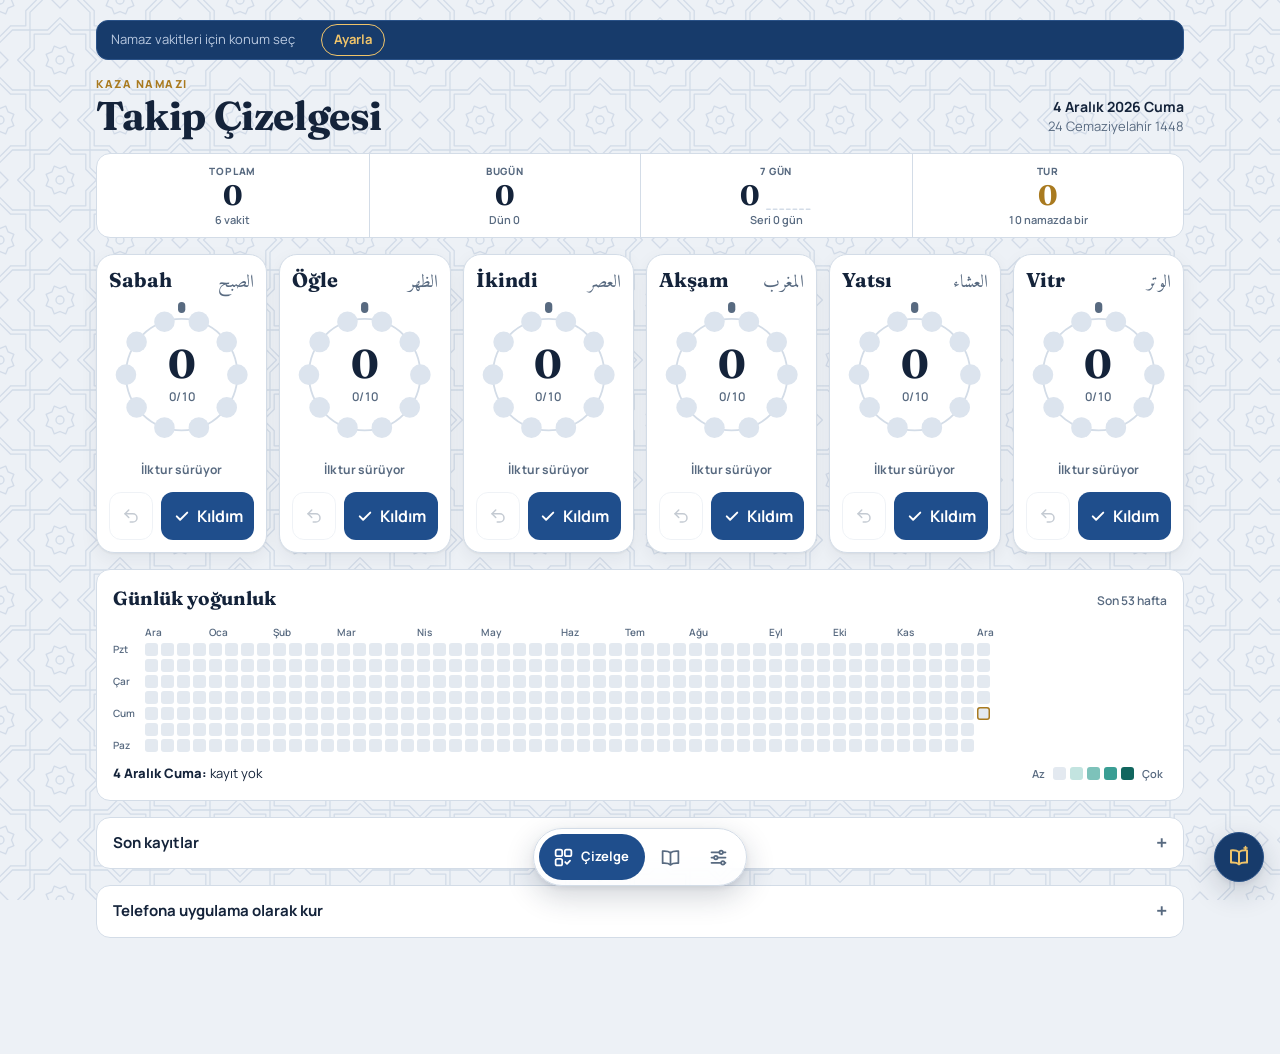
<file: index.html>
<!doctype html>
<html lang="tr">
<head>
<meta charset="utf-8">
<meta name="viewport" content="width=device-width, initial-scale=1, viewport-fit=cover">
<link rel="manifest" href="manifest.webmanifest">
<meta name="theme-color" content="#EDF1F6" media="(prefers-color-scheme: light)">
<meta name="theme-color" content="#0B1422" media="(prefers-color-scheme: dark)">
<link rel="icon" href="icons/icon-192.png">
<link rel="apple-touch-icon" href="icons/apple-touch-icon.png">
<meta name="mobile-web-app-capable" content="yes">
<meta name="apple-mobile-web-app-capable" content="yes">
<meta name="apple-mobile-web-app-status-bar-style" content="default">
<meta name="apple-mobile-web-app-title" content="Kaza Takip">
<style>
  :root { color-scheme: light; padding-top: env(safe-area-inset-top, 0px); padding-bottom: env(safe-area-inset-bottom, 0px); }
  body { margin: 0; }
  img { max-width: 100%; }
  [hidden] { display: none !important; }
</style>
</head>
<body><title>Takip Çizelgesi</title>
<meta name="claude:viewport-fit-sides" content="cover">
<link rel="preconnect" href="https://fonts.googleapis.com">
<link rel="preconnect" href="https://fonts.gstatic.com" crossorigin>
<link rel="stylesheet" href="https://fonts.googleapis.com/css2?family=Amiri:wght@400;700&family=Fraunces:opsz,wght@9..144,500;9..144,700&family=Manrope:wght@400;600;700;800&display=swap">
<style>
  /* Layout: Selçuklu yıldız örgülü zemin; başlık, vakit bandı, gösterge kutuları, vakit kartları, takvim ısı haritası. */
  :root {
    --bg: #EDF1F6;
    --surface: #FFFFFF;
    --ink: #14233A;
    --muted: #586A80;
    --line: #D3DCE7;
    --lapis: #1F4E8C;
    --on-lapis: #FFFFFF;
    --turq: #17867C;
    --gold: #A97A1F;
    --gold-soft: #F5EAD1;
    --bead: #DCE4EE;
    --danger: #B3362B;
    --motif: rgba(31, 78, 140, .13);
    --band-bg: #173B6B;
    --band-fg: #FFFFFF;
    --band-muted: #B9C9E0;
    --band-accent: #F0C46A;
    --band-line: #2A5288;
    --band-warn: #FFB4A8;
    --h0: #E3E9F0;
    --h1: #C3E4E0;
    --h2: #7DC2BA;
    --h3: #3A9E94;
    --h4: #11665E;
    --shadow: 0 1px 2px rgba(20, 35, 58, .06), 0 6px 18px rgba(20, 35, 58, .06);
    --nav-bg: rgba(255, 255, 255, .86);
    --nav-shadow: 0 10px 30px rgba(20, 35, 58, .20), 0 2px 6px rgba(20, 35, 58, .08);
    --f-display: "Fraunces", Georgia, "Times New Roman", serif;
    --f-body: "Manrope", system-ui, -apple-system, "Segoe UI", Roboto, sans-serif;
    --f-ar: "Amiri", "Geeza Pro", "Traditional Arabic", serif;
  }
  @media (prefers-color-scheme: dark) {
    :root:not([data-theme="light"]) {
      --bg: #0B1422; --surface: #132038; --ink: #E7EDF5; --muted: #93A4BA; --line: #243451;
      --lapis: #78A6EA; --on-lapis: #0B1422; --turq: #4CC3B5; --gold: #E3B65C; --gold-soft: #3A2E15;
      --bead: #223150; --danger: #F07A6E; --motif: rgba(227, 182, 92, .10);
      --band-bg: #0F1D33; --band-fg: #E7EDF5; --band-muted: #93A4BA; --band-accent: #E3B65C; --band-line: #243451; --band-warn: #F49A8F;
      --h0: #1A2943; --h1: #1D4A55; --h2: #26727A; --h3: #3A9E9C; --h4: #5FD6C7;
      --shadow: 0 1px 2px rgba(0,0,0,.3);
      --nav-bg: rgba(19, 32, 56, .88); --nav-shadow: 0 10px 30px rgba(0, 0, 0, .55);
      color-scheme: dark;
    }
  }
  :root[data-theme="dark"] {
    --bg: #0B1422; --surface: #132038; --ink: #E7EDF5; --muted: #93A4BA; --line: #243451;
    --lapis: #78A6EA; --on-lapis: #0B1422; --turq: #4CC3B5; --gold: #E3B65C; --gold-soft: #3A2E15;
    --bead: #223150; --danger: #F07A6E; --motif: rgba(227, 182, 92, .10);
    --band-bg: #0F1D33; --band-fg: #E7EDF5; --band-muted: #93A4BA; --band-accent: #E3B65C; --band-line: #243451; --band-warn: #F49A8F;
    --h0: #1A2943; --h1: #1D4A55; --h2: #26727A; --h3: #3A9E9C; --h4: #5FD6C7;
    --shadow: 0 1px 2px rgba(0,0,0,.3);
    --nav-bg: rgba(19, 32, 56, .88); --nav-shadow: 0 10px 30px rgba(0, 0, 0, .55);
    color-scheme: dark;
  }

  * { box-sizing: border-box; }
  html, body { background: var(--bg); }
  body {
    color: var(--ink);
    font-family: var(--f-body);
    font-size: 15px;
    line-height: 1.5;
    -webkit-tap-highlight-color: transparent;
  }
  /* Selçuklu sekiz kollu yıldız örgüsü: desen maske, rengi tema token'ından gelir */
  body::after {
    content: "";
    position: fixed;
    inset: 0;
    z-index: 0;
    pointer-events: none;
    background: var(--motif);
    -webkit-mask-image: url("data:image/svg+xml,%3Csvg xmlns='http://www.w3.org/2000/svg' width='120' height='120' viewBox='0 0 120 120'%3E%3Cdefs%3E%3Cg fill='none' stroke='%23000' stroke-width='1.3' stroke-linejoin='round'%3E%3Cg id='s'%3E%3Cpath d='M42.4 0L30 12.4L30 30L12.4 30L0 42.4L-12.4 30L-30 30L-30 12.4L-42.4 0L-30 -12.4L-30 -30L-12.4 -30L0 -42.4L12.4 -30L30 -30L30 -12.4Z'/%3E%3Cpath d='M36.4 0L25.8 10.7L25.8 25.8L10.7 25.8L0 36.4L-10.7 25.8L-25.8 25.8L-25.8 10.7L-36.4 0L-25.8 -10.7L-25.8 -25.8L-10.7 -25.8L0 -36.4L10.7 -25.8L25.8 -25.8L25.8 -10.7Z'/%3E%3Cpath d='M13.9 5.7L8.1 8.1L5.7 13.9L0 11.5L-5.7 13.9L-8.1 8.1L-13.9 5.7L-11.5 0L-13.9 -5.7L-8.1 -8.1L-5.7 -13.9L0 -11.5L5.7 -13.9L8.1 -8.1L13.9 -5.7L11.5 0Z'/%3E%3Ccircle r='4'/%3E%3C/g%3E%3Cpath id='c' d='M0 -8L8 0L0 8L-8 0Z'/%3E%3C/g%3E%3C/defs%3E%3Cg fill='none' stroke='%23000' stroke-width='1.3' stroke-linejoin='round'%3E%3Cuse href='%23s' x='60' y='60'/%3E%3Cuse href='%23s' x='0' y='0'/%3E%3Cuse href='%23s' x='120' y='0'/%3E%3Cuse href='%23s' x='0' y='120'/%3E%3Cuse href='%23s' x='120' y='120'/%3E%3Cuse href='%23c' x='60' y='0'/%3E%3Cuse href='%23c' x='0' y='60'/%3E%3Cuse href='%23c' x='120' y='60'/%3E%3Cuse href='%23c' x='60' y='120'/%3E%3C/g%3E%3C/svg%3E");
    mask-image: url("data:image/svg+xml,%3Csvg xmlns='http://www.w3.org/2000/svg' width='120' height='120' viewBox='0 0 120 120'%3E%3Cdefs%3E%3Cg fill='none' stroke='%23000' stroke-width='1.3' stroke-linejoin='round'%3E%3Cg id='s'%3E%3Cpath d='M42.4 0L30 12.4L30 30L12.4 30L0 42.4L-12.4 30L-30 30L-30 12.4L-42.4 0L-30 -12.4L-30 -30L-12.4 -30L0 -42.4L12.4 -30L30 -30L30 -12.4Z'/%3E%3Cpath d='M36.4 0L25.8 10.7L25.8 25.8L10.7 25.8L0 36.4L-10.7 25.8L-25.8 25.8L-25.8 10.7L-36.4 0L-25.8 -10.7L-25.8 -25.8L-10.7 -25.8L0 -36.4L10.7 -25.8L25.8 -25.8L25.8 -10.7Z'/%3E%3Cpath d='M13.9 5.7L8.1 8.1L5.7 13.9L0 11.5L-5.7 13.9L-8.1 8.1L-13.9 5.7L-11.5 0L-13.9 -5.7L-8.1 -8.1L-5.7 -13.9L0 -11.5L5.7 -13.9L8.1 -8.1L13.9 -5.7L11.5 0Z'/%3E%3Ccircle r='4'/%3E%3C/g%3E%3Cpath id='c' d='M0 -8L8 0L0 8L-8 0Z'/%3E%3C/g%3E%3C/defs%3E%3Cg fill='none' stroke='%23000' stroke-width='1.3' stroke-linejoin='round'%3E%3Cuse href='%23s' x='60' y='60'/%3E%3Cuse href='%23s' x='0' y='0'/%3E%3Cuse href='%23s' x='120' y='0'/%3E%3Cuse href='%23s' x='0' y='120'/%3E%3Cuse href='%23s' x='120' y='120'/%3E%3Cuse href='%23c' x='60' y='0'/%3E%3Cuse href='%23c' x='0' y='60'/%3E%3Cuse href='%23c' x='120' y='60'/%3E%3Cuse href='%23c' x='60' y='120'/%3E%3C/g%3E%3C/svg%3E");
    -webkit-mask-size: 120px 120px;
    mask-size: 120px 120px;
    -webkit-mask-repeat: repeat;
    mask-repeat: repeat;
  }
  .wrap {
    position: relative;
    z-index: 1;
    max-width: 1120px;
    margin: 0 auto;
    padding-block: 20px calc(116px + env(safe-area-inset-bottom, 0px));
    padding-left: max(16px, env(safe-area-inset-left, 0px));
    padding-right: max(16px, env(safe-area-inset-right, 0px));
    display: grid;
    gap: 16px;
  }
  .screen { display: grid; gap: 16px; min-width: 0; animation: screenIn .22s ease-out; }
  @keyframes screenIn { from { opacity: 0; transform: translateY(6px); } to { opacity: 1; transform: none; } }
  .sheet {
    background: var(--surface);
    border: 1px solid var(--line);
    border-radius: 16px;
    padding: 16px;
    display: grid;
    gap: 12px;
    min-width: 0;
  }
  .grp { margin: 6px 4px -4px; font-size: 12px; font-weight: 800; letter-spacing: .1em; text-transform: uppercase; color: var(--muted); }

  /* Okuma */
  .rd-stack { display: grid; gap: 16px; min-width: 0; }
  .rd-hero-top { display: flex; justify-content: space-between; align-items: center; gap: 8px; flex-wrap: wrap; }
  .rd-hero .pill { background: transparent; color: var(--band-accent); box-shadow: inset 0 0 0 1px var(--band-accent); }
  .rd-hero .pill.behind { color: var(--band-warn); box-shadow: inset 0 0 0 1px var(--band-warn); }
  .back {
    justify-self: start; display: inline-flex; align-items: center; gap: 4px;
    min-height: 40px; padding: 0 4px; margin-bottom: -8px;
    background: transparent; border: 0; color: var(--lapis); font-weight: 700; font-size: 15px;
  }
  .back svg { width: 18px; height: 18px; }
  .rd-cards { display: grid; gap: 12px; }
  @media (min-width: 720px) { .rd-cards { grid-template-columns: repeat(2, minmax(0, 1fr)); } }
  .rd-card {
    width: 100%; text-align: left;
    background: var(--surface); border: 1px solid var(--line); border-radius: 16px;
    padding: 14px 16px; display: grid; gap: 8px; box-shadow: var(--shadow); min-width: 0;
  }
  .rd-card .head { display: flex; justify-content: space-between; align-items: center; gap: 8px; min-width: 0; }
  .rd-card .name { font-family: var(--f-display); font-weight: 700; font-size: 18px; overflow: hidden; text-overflow: ellipsis; white-space: nowrap; min-width: 0; }
  .rd-card .today { font-weight: 800; font-size: 15px; }
  .rd-card .today.ok { color: var(--turq); }
  .rd-card .meta { font-size: 12px; color: var(--muted); font-weight: 600; font-variant-numeric: tabular-nums; }
  .pill.sm { font-size: 11px; padding: 3px 9px; }
  .rd-new { justify-content: center; min-height: 50px; }
  .top .pill { align-self: center; }
  .pill { display: inline-flex; align-items: center; gap: 6px; font-size: 12px; font-weight: 800; padding: 5px 11px; border-radius: 999px; background: var(--gold-soft); color: var(--gold); white-space: nowrap; }
  .pill.behind { background: transparent; color: var(--danger); box-shadow: inset 0 0 0 1px var(--danger); }
  .form-grid { display: grid; grid-template-columns: repeat(2, minmax(0, 1fr)); gap: 10px; }
  .form-grid .wide { grid-column: 1 / -1; }
  .field { display: grid; gap: 4px; font-size: 12px; font-weight: 700; color: var(--muted); min-width: 0; }
  .field .text-input { width: 100%; }
  .calc { margin: 0; font-size: 14px; }
  .calc b { font-family: var(--f-display); font-size: 18px; color: var(--gold); }
  .rd-hero {
    background: var(--band-bg);
    color: var(--band-fg);
    border: 1px solid var(--band-line);
    border-radius: 18px;
    padding: 18px;
    display: grid;
    gap: 4px;
  }
  .rd-hero .lbl { font-size: 11px; font-weight: 800; letter-spacing: .12em; text-transform: uppercase; color: var(--band-muted); }
  .rd-big { display: flex; align-items: baseline; gap: 8px; }
  .rd-big span { font-family: var(--f-display); font-weight: 700; font-size: 56px; line-height: 1; color: var(--band-accent); font-variant-numeric: tabular-nums; }
  .rd-big small { font-size: 16px; font-weight: 700; color: var(--band-fg); }
  .rd-sub { font-size: 13px; color: var(--band-muted); font-weight: 600; }
  .rd-where { margin-top: 8px; padding-top: 10px; border-top: 1px solid var(--band-line); font-size: 14px; font-weight: 700; color: var(--band-fg); font-variant-numeric: tabular-nums; }
  .rd-where b { color: var(--band-accent); }
  .rd-card .where { font-size: 13px; font-weight: 700; color: var(--lapis); font-variant-numeric: tabular-nums; }
  .rd-prog-head { display: flex; justify-content: space-between; align-items: baseline; font-variant-numeric: tabular-nums; }
  .rd-prog-head b { font-family: var(--f-display); font-size: 22px; }
  .rd-prog-head #rdPct { font-weight: 800; color: var(--turq); }
  .bar { height: 10px; border-radius: 999px; background: var(--bead); overflow: hidden; }
  .bar span { display: block; height: 100%; width: 0; background: var(--turq); border-radius: 999px; transition: width .4s; }
  .rd-facts { display: grid; grid-template-columns: repeat(3, minmax(0, 1fr)); gap: 8px; }
  .rd-facts > div { display: grid; gap: 1px; min-width: 0; }
  .rd-facts .lbl { font-size: 11px; font-weight: 800; letter-spacing: .08em; text-transform: uppercase; color: var(--muted); }
  .rd-facts b { font-family: var(--f-display); font-size: 22px; line-height: 1.1; font-variant-numeric: tabular-nums; }
  .rd-facts .foot { font-size: 12px; color: var(--muted); font-weight: 600; }
  .rd-log { display: grid; grid-template-columns: 44px minmax(0, 1fr) 44px auto; gap: 8px; }
  .step { min-height: 48px; border: 1px solid var(--line); border-radius: 12px; background: transparent; font-size: 22px; font-weight: 700; color: var(--ink); }
  .rd-num { text-align: center; font-weight: 800; font-size: 20px; min-height: 48px; font-variant-numeric: tabular-nums; }
  .rd-add { min-height: 48px; padding: 0 18px; }
  .rd-chart { width: 100%; height: auto; display: block; overflow: visible; }
  .rd-chart .ax { fill: var(--muted); font-size: 9px; font-family: var(--f-body); font-weight: 600; }
  .rd-chart .ax.now { fill: var(--ink); font-weight: 800; }
  .rd-chart .gl { stroke: var(--line); stroke-width: 1; }
  .rd-chart .plan { stroke: var(--gold); stroke-width: 1.5; stroke-dasharray: 4 3; }
  .rd-chart .plan-t { fill: var(--gold); font-size: 9px; font-weight: 800; font-family: var(--f-body); }
  .rd-chart .ok { fill: var(--turq); }
  .rd-chart .lo { fill: var(--h2); }
  .rd-chart .z { fill: var(--line); }
  .rd-chart .hit { fill: transparent; cursor: pointer; }
  .rd-chart .hit.sel { fill: var(--bead); opacity: .5; }
  .table-wrap { overflow-x: auto; }
  .rd-table { width: 100%; border-collapse: collapse; font-size: 14px; font-variant-numeric: tabular-nums; }
  .rd-table th { text-align: left; font-size: 11px; font-weight: 800; letter-spacing: .08em; text-transform: uppercase; color: var(--muted); padding: 0 8px 8px 0; }
  .rd-table td { padding: 9px 8px 9px 0; border-top: 1px solid var(--line); white-space: nowrap; }
  .rd-table td.num, .rd-table th.num { text-align: right; }
  .rd-table .st-ok { color: var(--turq); font-weight: 800; }
  .rd-table .st-lo { color: var(--danger); font-weight: 700; }
  .rd-table .st-now { color: var(--muted); font-weight: 700; }
  .rd-table tr.today td { font-weight: 700; }

  .tur-now { display: flex; align-items: baseline; gap: 10px; }
  .tur-now .big { font-family: var(--f-display); font-weight: 700; font-size: 44px; line-height: 1; color: var(--gold); font-variant-numeric: tabular-nums; }

  /* Yüzen alt gezinme */
  .nav {
    position: fixed;
    z-index: 30;
    left: 50%;
    bottom: calc(14px + env(safe-area-inset-bottom, 0px));
    transform: translateX(-50%);
    display: flex;
    gap: 2px;
    padding: 5px;
    background: var(--nav-bg);
    border: 1px solid var(--line);
    border-radius: 999px;
    box-shadow: var(--nav-shadow);
    -webkit-backdrop-filter: blur(16px) saturate(1.4);
    backdrop-filter: blur(16px) saturate(1.4);
  }
  .nav button {
    min-width: 46px;
    min-height: 46px;
    display: inline-flex;
    align-items: center;
    justify-content: center;
    gap: 7px;
    padding: 0 12px;
    border: 0;
    border-radius: 999px;
    background: transparent;
    color: var(--muted);
    font-size: 13px;
    font-weight: 700;
    white-space: nowrap;
    transition: background .2s, color .2s, padding .2s;
  }
  .nav button svg { width: 21px; height: 21px; flex: none; }
  .nav button span { display: none; }
  .nav button[aria-current="page"] { background: var(--lapis); color: var(--on-lapis); padding: 0 16px 0 14px; }
  .nav button[aria-current="page"] span { display: inline; }
  button { font: inherit; color: inherit; cursor: pointer; touch-action: manipulation; }
  button:focus-visible, textarea:focus-visible, input:focus-visible, summary:focus-visible {
    outline: 2px solid var(--lapis); outline-offset: 2px;
  }

  /* Başlık */
  .top { display: flex; align-items: flex-end; justify-content: space-between; gap: 8px 16px; flex-wrap: wrap; }
  .eyebrow { display: block; font-size: 11px; font-weight: 800; letter-spacing: .14em; text-transform: uppercase; color: var(--gold); }
  h1 {
    font-family: var(--f-display);
    font-weight: 700;
    font-size: clamp(28px, 7vw, 40px);
    line-height: 1.05;
    letter-spacing: -0.01em;
    margin: 2px 0 0;
    text-wrap: balance;
  }
  .dates { display: grid; justify-items: end; text-align: right; gap: 0; }
  .dates .g { font-weight: 700; font-size: 14px; }
  .dates .h { font-size: 13px; color: var(--muted); }
  @media (max-width: 480px) { .dates { justify-items: start; text-align: left; } }

  /* Vakit bandı */
  .ticker {
    display: flex;
    align-items: stretch;
    background: var(--band-bg);
    color: var(--band-fg);
    border: 1px solid var(--band-line);
    border-radius: 12px;
    overflow: hidden;
    min-height: 40px;
  }
  .tk-track { position: relative; overflow: hidden; display: flex; align-items: center; min-width: 0; flex: 1 1 auto; }
  .tk-run { display: inline-flex; align-items: center; gap: 26px; padding: 0 14px; white-space: nowrap; font-size: 14px; }
  .tk-run.anim { animation: marquee var(--tk-dur, 40s) linear infinite; }
  .ticker:hover .tk-run.anim, .ticker:focus-within .tk-run.anim { animation-play-state: paused; }
  .tk-item { font-variant-numeric: tabular-nums; }
  .tk-item b { font-weight: 700; color: var(--band-muted); margin-right: 6px; }
  .tk-item.past { opacity: .55; }
  .tk-item.next { color: var(--band-accent); }
  .tk-item.next b { color: var(--band-accent); }
  .tk-dot { width: 4px; height: 4px; border-radius: 50%; background: var(--band-muted); opacity: .6; flex: none; }
  .tk-msg { color: var(--band-muted); font-size: 13px; white-space: normal; padding: 6px 0; }
  .tk-btn {
    min-height: 32px; padding: 0 12px; border-radius: 999px;
    border: 1px solid var(--band-accent); background: transparent; color: var(--band-accent);
    font-weight: 700; font-size: 13px; white-space: nowrap;
  }
  @keyframes marquee { from { transform: translateX(0); } to { transform: translateX(-50%); } }
  .tk-form { display: flex; flex-wrap: wrap; gap: 8px; align-items: center; }
  .tk-form .or { color: var(--muted); font-size: 13px; }
  .pt-place { font-weight: 800; color: var(--ink); }
  .text-input {
    flex: 1 1 160px; min-width: 0; min-height: 44px; padding: 0 12px;
    font: inherit; color: var(--ink); background: var(--bg);
    border: 1px solid var(--line); border-radius: 10px;
  }

  /* Gösterge kutuları */
  /* Tek satırlık gösterge şeridi */
  .kpis {
    display: grid;
    grid-template-columns: repeat(4, minmax(0, 1fr));
    background: var(--surface);
    border: 1px solid var(--line);
    border-radius: 14px;
    overflow: hidden;
  }
  .kpi { padding: 10px 8px 9px; display: grid; gap: 2px; min-width: 0; text-align: center; justify-items: center; }
  .kpi + .kpi { border-left: 1px solid var(--line); }
  .kpi .lbl { font-size: 10px; font-weight: 800; letter-spacing: .08em; text-transform: uppercase; color: var(--muted); white-space: nowrap; }
  .kpi .mid { display: flex; align-items: flex-end; justify-content: center; gap: 6px; }
  .kpi .val { font-family: var(--f-display); font-weight: 700; font-size: clamp(20px, 5.6vw, 28px); line-height: 1.05; font-variant-numeric: tabular-nums; }
  .kpi.gold .val { color: var(--gold); }
  .kpi .foot { font-size: 11px; color: var(--muted); font-weight: 600; font-variant-numeric: tabular-nums; white-space: nowrap; overflow: hidden; text-overflow: ellipsis; max-width: 100%; }
  .spark { width: 46px; height: 20px; flex: none; overflow: visible; }
  @media (max-width: 520px) { .spark { display: none; } }
  .date-field { max-width: 260px; }
  .spark .b { fill: var(--h2); }
  .spark .b.today { fill: var(--turq); }
  .spark .z { fill: var(--line); }

  /* Vakit kartları */
  .grid { display: grid; grid-template-columns: repeat(2, minmax(0, 1fr)); gap: 12px; }
  @media (min-width: 720px) { .grid { grid-template-columns: repeat(3, minmax(0, 1fr)); } }
  @media (min-width: 1060px) { .grid { grid-template-columns: repeat(6, minmax(0, 1fr)); } }

  .card {
    background: var(--surface);
    border: 1px solid var(--line);
    border-radius: 18px;
    padding: 14px 12px 12px;
    display: grid;
    gap: 10px;
    box-shadow: var(--shadow);
    min-width: 0;
    transition: border-color .3s;
  }
  .card.done { border-color: var(--gold); }
  .card-head { display: flex; align-items: baseline; justify-content: space-between; gap: 6px; }
  .card h2 { margin: 0; font-family: var(--f-display); font-weight: 700; font-size: 20px; line-height: 1.1; }
  .ar { font-family: var(--f-ar); font-size: 18px; color: var(--muted); line-height: 1; }

  .ring { position: relative; width: 100%; max-width: 150px; aspect-ratio: 1; margin: 0 auto; }
  .ring svg { width: 100%; height: 100%; display: block; overflow: visible; }
  .ring .thread { fill: none; stroke: var(--line); stroke-width: 1.5; }
  .ring .bead { fill: var(--bead); transition: fill .25s; transform-box: fill-box; transform-origin: center; }
  .ring .bead.on { fill: var(--turq); }
  .card.done .ring .bead { fill: var(--gold); }
  .ring .track { fill: none; stroke: var(--bead); stroke-width: 9; }
  .ring .arc { fill: none; stroke: var(--turq); stroke-width: 9; stroke-linecap: round; transition: stroke-dasharray .3s; }
  .card.done .ring .arc { stroke: var(--gold); }
  .ring .imame { fill: var(--muted); }
  .card.done .ring .imame { fill: var(--gold); }
  .center {
    position: absolute; inset: 0;
    display: grid; place-content: center; text-align: center;
    pointer-events: none;
  }
  .num { font-family: var(--f-display); font-weight: 700; font-size: clamp(30px, 9vw, 40px); line-height: 1; font-variant-numeric: tabular-nums; }
  .card.done .num { color: var(--gold); }
  .sub { font-size: 12px; color: var(--muted); font-weight: 600; font-variant-numeric: tabular-nums; margin-top: 4px; }
  .card.done .sub { color: var(--gold); }

  .tours { display: flex; align-items: center; justify-content: center; gap: 6px; min-height: 24px; font-size: 12px; font-weight: 700; color: var(--muted); text-align: center; }
  .tours.has { color: var(--gold); }
  .tours svg { width: 20px; height: 20px; flex: none; }
  .seal-bg { fill: var(--gold); }
  .seal-check { fill: none; stroke: var(--surface); stroke-width: 2.4; stroke-linecap: round; stroke-linejoin: round; }

  .actions { display: grid; grid-template-columns: 44px minmax(0, 1fr); gap: 8px; }
  .add {
    min-height: 48px;
    border: 0;
    border-radius: 12px;
    background: var(--lapis);
    color: var(--on-lapis);
    font-weight: 700;
    font-size: 16px;
    display: inline-flex; align-items: center; justify-content: center; gap: 6px;
    transition: transform .08s;
  }
  .add:active { transform: scale(.97); }
  .add svg { width: 18px; height: 18px; }
  .undo {
    min-height: 48px;
    border: 1px solid var(--line);
    border-radius: 12px;
    background: transparent;
    color: var(--muted);
    display: grid; place-items: center;
  }
  .undo:disabled { opacity: .35; cursor: default; }
  .undo svg { width: 18px; height: 18px; }

  .ring.pulse { animation: pulse .7s ease-out; }
  .bead.pop { animation: pop .35s ease-out; }
  @keyframes pulse { 0% { transform: scale(1); } 40% { transform: scale(1.07); } 100% { transform: scale(1); } }
  @keyframes pop { 0% { transform: scale(1); } 50% { transform: scale(1.5); } 100% { transform: scale(1); } }

  /* Eda edilen kaza: her vakitten birer kaza bir gün sayılır */
  .eda {
    position: relative;
    overflow: hidden;
    display: grid;
    grid-template-columns: auto minmax(0, 1fr);
    align-items: center;
    gap: 14px;
    padding: 14px 16px;
    background: var(--band-bg);
    color: var(--band-fg);
    border: 1px solid var(--band-line);
    border-radius: 18px;
    transform-origin: top center;
  }
  .eda-seal { width: 46px; height: 46px; color: var(--band-accent); }
  .eda-seal svg { width: 100%; height: 100%; display: block; overflow: visible; }
  .eda-seal .ck { fill: none; stroke: var(--band-bg); stroke-width: 3; stroke-linecap: round; stroke-linejoin: round; }
  .eda-txt { display: grid; gap: 2px; min-width: 0; }
  .eda .lbl { font-size: 11px; font-weight: 800; letter-spacing: .12em; text-transform: uppercase; color: var(--band-muted); }
  .eda-big { font-family: var(--f-display); font-weight: 700; font-size: clamp(20px, 5.4vw, 26px); line-height: 1.15; color: var(--band-accent); }
  .eda-sub { display: flex; align-items: center; flex-wrap: wrap; gap: 4px 10px; font-size: 13px; font-weight: 600; color: var(--band-muted); font-variant-numeric: tabular-nums; }
  .eda-dots { display: inline-flex; gap: 4px; }
  .eda-dots i { width: 7px; height: 7px; border-radius: 50%; background: var(--band-line); }
  .eda-dots i.on { background: var(--band-accent); }
  .eda.rise { animation: edaRise .75s cubic-bezier(.2, .9, .3, 1.15) both; }
  .eda.glow::after {
    content: ""; position: absolute; inset: 0; pointer-events: none;
    background: linear-gradient(105deg, transparent 35%, rgba(255, 255, 255, .26) 50%, transparent 65%);
    transform: translateX(-100%);
    animation: edaShine 1.1s ease-out .2s forwards;
  }
  .eda.glow .eda-seal svg { animation: sealPop .7s ease-out .15s; }
  @keyframes edaRise { from { opacity: 0; transform: translateY(-30px) scaleY(.4); } to { opacity: 1; transform: none; } }
  @keyframes edaShine { to { transform: translateX(100%); } }
  @keyframes sealPop { 0% { transform: scale(1) rotate(0); } 45% { transform: scale(1.25) rotate(22deg); } 100% { transform: scale(1) rotate(45deg); } }
  .fx { position: fixed; inset: 0; width: 100%; height: 100%; z-index: 40; pointer-events: none; }

  /* Günün ayeti ve hadisi */
  .bubble {
    position: fixed;
    z-index: 29;
    right: max(16px, env(safe-area-inset-right, 0px));
    bottom: calc(18px + env(safe-area-inset-bottom, 0px));
    width: 50px;
    height: 50px;
    border-radius: 50%;
    border: 1px solid var(--band-line);
    background: var(--band-bg);
    color: var(--band-accent);
    box-shadow: var(--nav-shadow);
    display: grid;
    place-items: center;
    animation: bob 3.2s ease-in-out infinite;
  }
  .bubble::after {
    content: ""; position: absolute; inset: -5px; border-radius: 50%;
    border: 2px solid var(--band-accent); opacity: 0;
    animation: bubbleRing 2.4s ease-out infinite;
  }
  .bubble svg { width: 24px; height: 24px; }
  @keyframes bob { 0%, 100% { transform: translateY(0); } 50% { transform: translateY(-6px); } }
  @keyframes bubbleRing { 0% { transform: scale(.85); opacity: .55; } 100% { transform: scale(1.4); opacity: 0; } }
  .daily {
    border: 0; padding: 0; background: transparent; color: var(--ink);
    width: min(520px, calc(100% - 32px)); max-width: none;
    max-height: calc(100% - 48px);
  }
  .daily::backdrop { background: rgba(8, 15, 28, .55); -webkit-backdrop-filter: blur(3px); backdrop-filter: blur(3px); }
  .daily-in {
    background: var(--surface); border: 1px solid var(--line); border-radius: 20px;
    padding: 18px 18px 16px; display: grid; gap: 14px;
    max-height: calc(100vh - 48px); overflow: auto;
    box-shadow: 0 20px 60px rgba(0, 0, 0, .3);
  }
  .daily[open] .daily-in { animation: dlgIn .32s cubic-bezier(.2, .9, .3, 1.1); }
  @keyframes dlgIn { from { opacity: 0; transform: translateY(18px) scale(.97); } to { opacity: 1; transform: none; } }
  .daily-head { display: flex; justify-content: space-between; align-items: flex-start; gap: 12px; }
  .daily-head h2 { margin: 2px 0 0; font-family: var(--f-display); font-weight: 700; font-size: 22px; line-height: 1.15; }
  .daily-x { width: 40px; height: 40px; flex: none; border-radius: 50%; border: 1px solid var(--line); background: transparent; color: var(--muted); font-size: 22px; line-height: 1; }
  .daily-sec { display: grid; gap: 8px; padding-top: 14px; border-top: 1px solid var(--line); }
  .daily-sec .lbl { font-size: 11px; font-weight: 800; letter-spacing: .12em; text-transform: uppercase; color: var(--gold); }
  .daily-ar { margin: 0; font-family: var(--f-ar); font-size: 24px; line-height: 1.9; text-align: right; }
  .daily-tr { margin: 0; font-size: 16px; line-height: 1.6; }
  .daily-ref { font-size: 12px; font-weight: 700; color: var(--muted); }
  .daily-ok { justify-content: center; min-height: 48px; }

  /* Isı haritası */
  .heat {
    background: var(--surface);
    border: 1px solid var(--line);
    border-radius: 14px;
    padding: 14px 16px 16px;
    display: grid;
    gap: 12px;
    min-width: 0;
  }
  .sec-head { display: flex; justify-content: space-between; align-items: baseline; gap: 8px; flex-wrap: wrap; }
  .sec-head h3 { margin: 0; font-family: var(--f-display); font-size: 19px; font-weight: 700; }
  .sec-head .hint { color: var(--muted); font-size: 12px; font-weight: 600; }
  .heat-body { display: grid; grid-template-columns: 28px minmax(0, 1fr); gap: 4px; }
  .heat-days { display: grid; grid-template-rows: 16px repeat(7, 13px); row-gap: 3px; font-size: 10px; color: var(--muted); font-weight: 600; }
  .heat-days span { line-height: 13px; }
  .heat-main { min-width: 0; display: grid; grid-template-rows: 16px auto; row-gap: 3px; }
  .heat-months { display: grid; column-gap: 3px; font-size: 10px; color: var(--muted); font-weight: 600; }
  .heat-months span { white-space: nowrap; line-height: 16px; }
  .heat-grid { display: grid; grid-template-rows: repeat(7, 13px); grid-auto-flow: column; gap: 3px; touch-action: manipulation; }
  .hc { width: 13px; height: 13px; border-radius: 3px; background: var(--h0); cursor: pointer; }
  .hc.l1 { background: var(--h1); }
  .hc.l2 { background: var(--h2); }
  .hc.l3 { background: var(--h3); }
  .hc.l4 { background: var(--h4); }
  .hc.future { visibility: hidden; }
  .hc.today { box-shadow: inset 0 0 0 1.5px var(--gold); }
  .hc.sel { box-shadow: inset 0 0 0 2px var(--ink); }
  .heat-foot { display: flex; justify-content: space-between; align-items: center; gap: 10px 16px; flex-wrap: wrap; }
  .heat-detail { font-size: 13px; min-width: 0; flex: 1 1 220px; }
  .heat-detail b { font-weight: 800; }
  .heat-detail .by { color: var(--muted); }
  .legend { display: flex; align-items: center; gap: 4px; font-size: 11px; color: var(--muted); font-weight: 600; }
  .legend .hc { cursor: default; }
  .legend .lt { margin: 0 4px; }
  .more > summary { cursor: pointer; color: var(--muted); font-size: 13px; font-weight: 700; }
  .more[open] > summary { margin-bottom: 8px; }
  .more > .body { display: grid; gap: 8px; }
  .log { list-style: none; margin: 0; padding: 0; display: grid; }
  .log li {
    display: flex; justify-content: space-between; gap: 12px;
    padding: 8px 0; border-top: 1px solid var(--line);
    font-variant-numeric: tabular-nums; font-size: 14px;
  }
  .log li:first-child { border-top: 0; }
  .log time { color: var(--muted); font-size: 13px; }
  .empty { color: var(--muted); font-size: 14px; margin: 0; }

  /* Alt bölümler */
  .panel {
    background: var(--surface);
    border: 1px solid var(--line);
    border-radius: 14px;
  }
  .panel > summary {
    list-style: none;
    padding: 14px 16px;
    font-weight: 700;
    display: flex; justify-content: space-between; align-items: center; gap: 8px;
    cursor: pointer;
  }
  .panel > summary::-webkit-details-marker { display: none; }
  .panel > summary::after { content: "+"; font-size: 20px; color: var(--muted); line-height: 1; }
  .panel[open] > summary::after { content: "–"; }
  .panel-body { padding: 0 16px 16px; display: grid; gap: 12px; }
  .hint { color: var(--muted); font-size: 13px; margin: 0; }
  .sum-note { font-weight: 600; color: var(--muted); font-size: 13px; margin-left: auto; margin-right: 8px; }

  .row { display: flex; flex-wrap: wrap; gap: 8px; align-items: center; }
  .btn {
    min-height: 44px; padding: 0 14px;
    border-radius: 10px; border: 1px solid var(--line);
    background: transparent; font-weight: 600;
    display: inline-flex; align-items: center; gap: 8px;
  }
  .btn svg { width: 18px; height: 18px; flex: none; }
  .btn.primary { background: var(--lapis); color: var(--on-lapis); border-color: var(--lapis); }
  .btn.danger { color: var(--danger); border-color: var(--danger); }
  .btn.danger-fill { background: var(--danger); color: var(--surface); border-color: var(--danger); }
  .chip {
    min-height: 40px; min-width: 52px; padding: 0 12px;
    border-radius: 999px; border: 1px solid var(--line);
    background: transparent; font-weight: 700; font-variant-numeric: tabular-nums;
  }
  .chip[aria-pressed="true"] { background: var(--lapis); color: var(--on-lapis); border-color: var(--lapis); }
  .num-input {
    width: 96px; min-height: 44px; padding: 0 12px;
    font: inherit; font-weight: 700; font-variant-numeric: tabular-nums;
    color: var(--ink); background: var(--bg);
    border: 1px solid var(--line); border-radius: 10px;
  }
  textarea {
    width: 100%; min-height: 96px; resize: vertical;
    font: 12px/1.4 ui-monospace, "SF Mono", Menlo, Consolas, monospace;
    color: var(--ink); background: var(--bg);
    border: 1px solid var(--line); border-radius: 10px; padding: 10px;
  }
  .sep { border: 0; border-top: 1px solid var(--line); margin: 4px 0; }
  .sub-h { font-weight: 700; margin: 0; }
  .confirm {
    display: flex; flex-wrap: wrap; gap: 8px; align-items: center;
    background: var(--gold-soft); border-radius: 10px; padding: 12px;
  }
  .confirm p { margin: 0; flex-basis: 100%; font-weight: 600; }
  .confirm.warn { background: transparent; padding: 0; }
  .confirm.warn p { color: var(--danger); }

  .install ol { margin: 0; padding-left: 20px; display: grid; gap: 4px; }

  /* Bildirim */
  .toast {
    position: fixed;
    left: 50%;
    bottom: calc(92px + env(safe-area-inset-bottom, 0px));
    transform: translate(-50%, 20px);
    opacity: 0;
    background: var(--ink);
    color: var(--bg);
    padding: 11px 16px;
    border-radius: 999px;
    font-weight: 600;
    font-size: 14px;
    max-width: calc(100% - 32px);
    text-align: center;
    pointer-events: none;
    transition: opacity .2s, transform .2s;
    z-index: 20;
  }
  .toast.show { opacity: 1; transform: translate(-50%, 0); }

  @media (prefers-reduced-motion: reduce) {
    .ring.pulse, .bead.pop { animation: none; }
    .add, .ring .arc { transition: none; }
    .tk-run.anim { animation: none; }
    .tk-track { overflow-x: auto; }
    .screen { animation: none; }
    .nav button { transition: none; }
    .eda.rise, .eda.glow::after, .eda.glow .eda-seal svg, .bubble, .bubble::after, .daily[open] .daily-in { animation: none; }
  }
</style>

<main class="wrap">
 <section class="screen" data-screen="cizelge">
  <section class="ticker" aria-label="Bugünün namaz vakitleri">
    <div class="tk-track"><div class="tk-run" id="tkRun"></div></div>
  </section>

  <header class="top">
    <div>
      <span class="eyebrow">Kaza namazı</span>
      <h1>Takip Çizelgesi</h1>
    </div>
    <div class="dates">
      <span class="g" id="dateG"></span>
      <span class="h" id="dateH"></span>
    </div>
  </header>

  <section class="kpis" aria-label="Özet">
    <div class="kpi">
      <span class="lbl">Toplam</span>
      <div class="mid"><span class="val" id="kTotal">0</span></div>
      <span class="foot">6 vakit</span>
    </div>
    <div class="kpi">
      <span class="lbl">Bugün</span>
      <div class="mid"><span class="val" id="kToday">0</span></div>
      <span class="foot" id="kTodayFoot">Dün 0</span>
    </div>
    <div class="kpi">
      <span class="lbl">7 gün</span>
      <div class="mid"><span class="val" id="kWeek">0</span><svg class="spark" id="kSpark" viewBox="0 0 46 20" role="img" aria-label="Son 7 günün günlük sayıları"></svg></div>
      <span class="foot" id="kWeekFoot">Seri: 0 gün</span>
    </div>
    <div class="kpi gold">
      <span class="lbl">Tur</span>
      <div class="mid"><span class="val" id="kTours">0</span></div>
      <span class="foot"><span class="tur-n">10</span> namazda bir</span>
    </div>
  </section>

  <section class="grid" id="grid" aria-label="Vakitler"></section>

  <section class="eda" id="eda" aria-live="polite" hidden>
    <div class="eda-seal" aria-hidden="true">
      <svg viewBox="0 0 48 48"><g fill="currentColor"><rect x="10" y="10" width="28" height="28" rx="3"/><rect x="10" y="10" width="28" height="28" rx="3" transform="rotate(45 24 24)"/></g><path class="ck" d="M17 24.5l4.5 4.5L31 19.5"/></svg>
    </div>
    <div class="eda-txt">
      <span class="lbl">Eda edildi</span>
      <span class="eda-big" id="edaBig"></span>
      <span class="eda-sub"><span id="edaDays"></span><span class="eda-next">Sıradaki gün <span class="eda-dots" id="edaDots"></span></span></span>
    </div>
  </section>

  <section class="heat" aria-label="Kaza takvimi">
    <div class="sec-head">
      <h3>Günlük yoğunluk</h3>
      <span class="hint" id="heatRange"></span>
    </div>
    <div class="heat-body">
      <div class="heat-days" aria-hidden="true"><span></span><span>Pzt</span><span></span><span>Çar</span><span></span><span>Cum</span><span></span><span>Paz</span></div>
      <div class="heat-main" id="heatMain">
        <div class="heat-months" id="heatMonths" aria-hidden="true"></div>
        <div class="heat-grid" id="heatGrid" role="img" aria-label="Günlere göre kılınan kaza sayısı"></div>
      </div>
    </div>
    <div class="heat-foot">
      <div class="heat-detail" id="heatDetail" aria-live="polite"></div>
      <div class="legend" aria-label="Renk ölçeği">
        <span class="lt">Az</span>
        <span class="hc" title="0"></span><span class="hc l1" title="1–2"></span><span class="hc l2" title="3–5"></span><span class="hc l3" title="6–9"></span><span class="hc l4" title="10 ve üstü"></span>
        <span class="lt">Çok</span>
      </div>
    </div>
  </section>

  <details class="panel">
    <summary>Son kayıtlar</summary>
    <div class="panel-body">
      <ul class="log" id="log"></ul>
      <p class="empty" id="logEmpty">Henüz kayıt yok.</p>
    </div>
  </details>

  <details class="panel install" id="installPanel" hidden>
    <summary>Telefona uygulama olarak kur</summary>
    <div class="panel-body">
      <div class="row" id="installBtnRow" hidden><button class="btn primary" id="installBtn" type="button">Şimdi yükle</button></div>
      <div>
        <b>iPhone (Safari)</b>
        <ol><li>Alttaki Paylaş düğmesine dokun.</li><li><b>Ana Ekrana Ekle</b>'yi seç.</li></ol>
      </div>
      <div>
        <b>Android (Chrome)</b>
        <ol><li>Sağ üstteki ⋮ menüyü aç.</li><li><b>Uygulamayı yükle</b> ya da <b>Ana ekrana ekle</b>'yi seç.</li></ol>
      </div>
    </div>
  </details>
 </section>

 <section class="screen" data-screen="okuma" hidden>
  <div class="rd-stack" id="rdList">
    <header class="top">
      <div>
        <span class="eyebrow">Okuma takibi</span>
        <h1>Okumalar</h1>
      </div>
    </header>
    <div class="rd-hero" id="rdSum">
      <div class="rd-hero-top"><span class="lbl" id="rdSumLbl">Bugün okunacak toplam</span></div>
      <div class="rd-big"><span id="rdSumLeft">0</span><small>sayfa</small></div>
      <span class="rd-sub" id="rdSumSub"></span>
    </div>
    <div class="rd-cards" id="rdCards"></div>
    <button class="btn primary rd-new" id="rdNewBtn" type="button">
      <svg viewBox="0 0 24 24" fill="none" stroke="currentColor" stroke-width="2.4" stroke-linecap="round" aria-hidden="true"><path d="M12 5v14M5 12h14"/></svg>
      Yeni okuma ekle
    </button>
  </div>

  <div class="rd-stack" id="rdSetup" hidden>
    <header class="top">
      <div>
        <span class="eyebrow">Okuma takibi</span>
        <h1 id="rdSetupTitle">Yeni okuma</h1>
      </div>
    </header>
    <div class="sheet">
      <div class="row" role="group" aria-label="Hazır hedefler">
        <button class="chip" type="button" data-preset="hatim">Hatim · 604 sayfa</button>
        <button class="chip" type="button" data-preset="cuz">1 cüz · 20 sayfa</button>
      </div>
      <div class="form-grid">
        <label class="field wide">Ne okuyacaksın?<input class="text-input" id="rdName" type="text" placeholder="örn. Kur'an-ı Kerim, Riyazü's-Salihin"></label>
        <label class="field">Toplam sayfa<input class="text-input" id="rdTotal" type="number" inputmode="numeric" min="1" placeholder="604"></label>
        <label class="field">Kaç günde?<input class="text-input" id="rdDays" type="number" inputmode="numeric" min="1" placeholder="30"></label>
        <label class="field wide date-field">Başlangıç tarihi<input class="text-input" id="rdStartDate" type="date"></label>
      </div>
      <p class="calc" id="rdPreview"></p>
      <div class="row">
        <button class="btn primary" id="rdStart" type="button">Okumayı başlat</button>
        <button class="btn" id="rdCancel" type="button">Vazgeç</button>
      </div>
    </div>
  </div>

  <div class="rd-stack" id="rdDetail" hidden>
    <button class="back" id="rdBack" type="button">
      <svg viewBox="0 0 24 24" fill="none" stroke="currentColor" stroke-width="2.4" stroke-linecap="round" stroke-linejoin="round" aria-hidden="true"><path d="m15 5-7 7 7 7"/></svg>
      Okumalar
    </button>
    <header class="top">
      <div>
        <span class="eyebrow">Okuma takibi</span>
        <h1 id="rdTitle">Okuma</h1>
      </div>
    </header>

    <div class="rd-hero">
      <div class="rd-hero-top">
        <span class="lbl" id="rdHeroLbl">Bugün okunacak</span>
        <span class="pill" id="rdStatus"></span>
      </div>
      <div class="rd-big"><span id="rdTodayLeft">0</span><small id="rdTodayUnit">sayfa</small></div>
      <span class="rd-sub" id="rdTodaySub"></span>
      <span class="rd-where" id="rdWhere"></span>
    </div>

    <div class="sheet">
      <div class="rd-prog-head"><span><b id="rdRead">0</b> / <span id="rdTotalTxt">0</span> sayfa</span><span id="rdPct">%0</span></div>
      <div class="bar"><span id="rdBar"></span></div>
      <div class="rd-facts">
        <div><span class="lbl">Kalan</span><b id="rdRemain">0</b><span class="foot">sayfa</span></div>
        <div><span class="lbl">Kalan gün</span><b id="rdDaysLeft">0</b><span class="foot" id="rdEndTxt"></span></div>
        <div><span class="lbl">Plan</span><b id="rdPlan">0</b><span class="foot">sayfa / gün</span></div>
      </div>
    </div>

    <div class="sheet">
      <p class="sub-h">Okuma ekle</p>
      <div class="rd-log">
        <button class="step" id="rdMinus" type="button" aria-label="Bir azalt">−</button>
        <input class="text-input rd-num" id="rdPages" type="number" inputmode="numeric" min="1" value="1" aria-label="Okunan sayfa sayısı">
        <button class="step" id="rdPlus" type="button" aria-label="Bir artır">+</button>
        <button class="btn primary rd-add" id="rdAdd" type="button">Okudum</button>
      </div>
      <label class="field date-field">Hangi gün okudun?<input class="text-input" id="rdDate" type="date"></label>
      <div class="row">
        <button class="chip" type="button" id="rdFill">Bugünkünü tamamla</button>
        <button class="btn" type="button" id="rdUndo">Son kaydı geri al</button>
      </div>
    </div>

    <div class="sheet">
      <div class="sec-head"><h3>Son 14 gün</h3><span class="hint">Kesik çizgi günlük plan</span></div>
      <svg class="rd-chart" id="rdChart" viewBox="0 0 320 150" role="img" aria-label="Son 14 günde okunan sayfa sayıları"></svg>
      <div class="heat-detail" id="rdChartDetail" aria-live="polite"></div>
    </div>

    <details class="panel">
      <summary>Günlük çizelge</summary>
      <div class="panel-body">
        <div class="table-wrap">
          <table class="rd-table">
            <thead><tr><th>Gün</th><th class="num">Okunan</th><th class="num">Hedef</th><th>Durum</th></tr></thead>
            <tbody id="rdRows"></tbody>
          </table>
        </div>
      </div>
    </details>

    <div class="row" id="rdGoalRow">
      <button class="btn" id="rdEdit" type="button">Hedefi düzenle</button>
      <button class="btn danger" id="rdDel" type="button">Okumayı sil</button>
    </div>
    <div class="confirm warn" id="rdDelConfirm" hidden>
      <p>Bu okuma ve bütün kayıtları silinecek. Emin misin?</p>
      <button class="btn danger-fill" id="rdDelYes" type="button">Evet, sil</button>
      <button class="btn" id="rdDelNo" type="button">Vazgeç</button>
    </div>
  </div>
 </section>

 <section class="screen" data-screen="ayarlar" hidden>
  <header class="top">
    <div>
      <span class="eyebrow">Vakit, tur ve yedek</span>
      <h1>Ayarlar</h1>
    </div>
  </header>

  <h3 class="grp">Namaz vakitleri</h3>
  <div class="sheet">
      <p class="hint">Çizelgenin üstündeki bant bu konuma göre Diyanet vakitlerini gösterir. Şu an: <span class="pt-place" id="ptPlace">seçilmedi</span></p>
      <div class="tk-form">
        <button class="btn primary" id="geoBtn" type="button">Konumumu kullan</button>
        <span class="or">veya</span>
        <input class="text-input" id="cityInput" type="text" placeholder="Şehir yaz, örn. Konya" autocomplete="address-level2">
        <button class="btn" id="citySave" type="button">Kaydet</button>
      </div>
  </div>

  <h3 class="grp">Tur</h3>
  <div class="sheet">
      <div class="tur-now"><span class="big tur-n">10</span><span class="hint">namazda bir tur tamamlanıyor</span></div>
      <p class="hint">Kaç namazda bir tur tamamlansın? Değiştirdiğinde kayıtların silinmez; turlar yeni sayıya göre yeniden hesaplanır.</p>
      <div class="row" id="turChips" role="group" aria-label="Hazır tur sayıları">
        <button class="chip" type="button" data-tur="10">10</button>
        <button class="chip" type="button" data-tur="33">33</button>
        <button class="chip" type="button" data-tur="40">40</button>
        <button class="chip" type="button" data-tur="100">100</button>
      </div>
      <div class="row">
        <label for="turInput" class="hint">Başka bir sayı:</label>
        <input class="num-input" id="turInput" type="number" inputmode="numeric" min="1" max="1000" step="1" placeholder="örn. 50">
        <button class="btn primary" id="turSave" type="button">Kaydet</button>
      </div>
  </div>

  <h3 class="grp">Yedekleme</h3>
  <div class="sheet">
      <p class="hint">Kaza ve okuma kayıtları sadece bu telefonda tutulur. Ara ara yedek dosyası al ve bir yere (Dosyalar, Drive, WhatsApp'ta kendine) kaydet. Yeni telefonda bu dosyayı yükleyince her şey geri gelir.</p>

      <p class="sub-h">Dışarı aktar</p>
      <div class="row">
        <button class="btn primary" id="exportFileBtn" type="button">
          <svg viewBox="0 0 24 24" fill="none" stroke="currentColor" stroke-width="2" stroke-linecap="round" stroke-linejoin="round" aria-hidden="true"><path d="M12 3v12"/><path d="m7 10 5 5 5-5"/><path d="M5 21h14"/></svg>
          Yedek dosyası al
        </button>
      </div>

  </div>

  <div class="sheet">
      <p class="sub-h">İçeri aktar</p>
      <div class="row">
        <button class="btn" id="importFileBtn" type="button">
          <svg viewBox="0 0 24 24" fill="none" stroke="currentColor" stroke-width="2" stroke-linecap="round" stroke-linejoin="round" aria-hidden="true"><path d="M12 21V9"/><path d="m7 14 5-5 5 5"/><path d="M5 3h14"/></svg>
          Yedek dosyası seç
        </button>
        <input type="file" id="importFile" accept=".json,application/json" hidden>
      </div>
      <div class="confirm" id="importConfirm" hidden>
        <p id="importMsg"></p>
        <button class="btn primary" id="importYes" type="button">Yükle</button>
        <button class="btn" id="importNo" type="button">Vazgeç</button>
      </div>

      <details class="more">
        <summary>Dosya çalışmazsa metinle yedekle</summary>
        <div class="body">
          <div class="row">
            <button class="btn" id="copyBtn" type="button">Yedeği metin olarak kopyala</button>
          </div>
          <textarea id="exportBox" readonly hidden aria-label="Yedek metni"></textarea>
          <label for="importBox" class="hint">Kopyaladığın yedek metnini buraya yapıştır:</label>
          <textarea id="importBox" placeholder="Yedek metni"></textarea>
          <div class="row"><button class="btn" id="importTextBtn" type="button">Metinden yükle</button></div>
        </div>
      </details>

  </div>

  <div class="sheet">
      <p class="sub-h">Kaza kayıtlarını sıfırla</p>
      <div class="row" id="resetRow"><button class="btn danger" id="resetBtn" type="button">Tüm kaza kayıtlarını sil</button></div>
      <div class="confirm warn" id="resetConfirm" hidden>
        <p>Bütün kaza sayımları silinecek. Okuma takibi etkilenmez. Emin misin?</p>
        <button class="btn danger-fill" id="resetYes" type="button">Evet, sil</button>
        <button class="btn" id="resetNo" type="button">Vazgeç</button>
      </div>
  </div>
 </section>
</main>

<nav class="nav" aria-label="Ana gezinme">
  <button type="button" data-go="cizelge" aria-label="Çizelge" aria-current="page">
    <svg viewBox="0 0 24 24" fill="none" stroke="currentColor" stroke-width="2" stroke-linecap="round" stroke-linejoin="round" aria-hidden="true"><rect x="3" y="3" width="7.5" height="7.5" rx="2"/><rect x="13.5" y="3" width="7.5" height="7.5" rx="2"/><rect x="3" y="13.5" width="7.5" height="7.5" rx="2"/><path d="m14 17.2 2 2 3.5-3.7"/></svg>
    <span>Çizelge</span>
  </button>
  <button type="button" data-go="okuma" aria-label="Okuma">
    <svg viewBox="0 0 24 24" fill="none" stroke="currentColor" stroke-width="2" stroke-linecap="round" stroke-linejoin="round" aria-hidden="true"><path d="M12 6.5C10 5 7 4.5 3 4.8v13.7c4-.3 7 .2 9 1.7 2-1.5 5-2 9-1.7V4.8c-4-.3-7 .2-9 1.7Z"/><path d="M12 6.5v13.7"/></svg>
    <span>Okuma</span>
  </button>
  <button type="button" data-go="ayarlar" aria-label="Ayarlar">
    <svg viewBox="0 0 24 24" fill="none" stroke="currentColor" stroke-width="2" stroke-linecap="round" stroke-linejoin="round" aria-hidden="true"><path d="M4 6h9M17 6h3M4 12h3M11 12h9M4 18h11M19 18h1"/><circle cx="15" cy="6" r="2"/><circle cx="9" cy="12" r="2"/><circle cx="17" cy="18" r="2"/></svg>
    <span>Ayarlar</span>
  </button>
</nav>

<button class="bubble" id="dailyBtn" type="button" aria-label="Günün ayeti ve hadisi" hidden>
  <svg viewBox="0 0 24 24" fill="none" stroke="currentColor" stroke-width="2" stroke-linecap="round" stroke-linejoin="round" aria-hidden="true"><path d="M12 7C10.2 5.6 7.4 5.1 4 5.4v12.2c3.4-.3 6.2.2 8 1.6 1.8-1.4 4.6-1.9 8-1.6V5.4c-3.4-.3-6.2.2-8 1.6Z"/><path d="M12 7v12.2"/><path d="M18.5 1.5v3M17 3h3" stroke-width="1.6"/></svg>
</button>

<dialog class="daily" id="dailyDlg" aria-labelledby="dailyTitle">
  <div class="daily-in">
    <div class="daily-head">
      <div>
        <span class="eyebrow" id="dailyDate"></span>
        <h2 id="dailyTitle">Günün ayeti ve hadisi</h2>
      </div>
      <button class="daily-x" id="dailyClose" type="button" aria-label="Kapat">×</button>
    </div>
    <section class="daily-sec">
      <span class="lbl">Günün ayeti</span>
      <p class="daily-ar" id="dAyetAr" lang="ar" dir="rtl"></p>
      <p class="daily-tr" id="dAyetTr"></p>
      <span class="daily-ref" id="dAyetRef"></span>
    </section>
    <section class="daily-sec" id="dHadisSec">
      <span class="lbl">Günün hadisi</span>
      <p class="daily-tr" id="dHadisTr"></p>
      <span class="daily-ref" id="dHadisRef"></span>
    </section>
    <button class="btn primary daily-ok" id="dailyOk" type="button">Okudum</button>
  </div>
</dialog>

<div class="toast" id="toast" role="status" aria-live="polite"></div>

<script>
(function () {
  var VAKITLER = [
    { k: "sabah",  ad: "Sabah",  ar: "الصبح" },
    { k: "ogle",   ad: "Öğle",   ar: "الظهر" },
    { k: "ikindi", ad: "İkindi", ar: "العصر" },
    { k: "aksam",  ad: "Akşam",  ar: "المغرب" },
    { k: "yatsi",  ad: "Yatsı",  ar: "العشاء" },
    { k: "vitr",   ad: "Vitr",   ar: "الوتر" }
  ];
  var KEY = "kaza-defteri-v1";
  var TUR_MAX = 1000;
  var BEAD_MAX = 60; // daha büyük turlarda tane yerine dolan yay çizilir
  var NS = "http://www.w3.org/2000/svg";
  var R = 46, C = 60;
  var adOf = {};
  VAKITLER.forEach(function (v) { adOf[v.k] = v.ad; });

  var state = { tur: 10, entries: [] };

  function pad(x) { return String(x).padStart(2, "0"); }
  function dayKey(d) { return d.getFullYear() + "-" + pad(d.getMonth() + 1) + "-" + pad(d.getDate()); }
  function startOfDay(d) { var x = new Date(d); x.setHours(0, 0, 0, 0); return x; }
  function addDays(d, n) { var x = new Date(d); x.setDate(x.getDate() + n); return x; }
  function dtf(opts) {
    try { return new Intl.DateTimeFormat("tr-TR", opts); }
    catch (e) { return { format: function (d) { return d.toLocaleString(); } }; }
  }
  var fmtLog = dtf({ day: "numeric", month: "short", hour: "2-digit", minute: "2-digit" });
  var fmtDay = dtf({ day: "numeric", month: "long", weekday: "long" });
  var fmtHead = dtf({ day: "numeric", month: "long", year: "numeric", weekday: "long" });
  var fmtMon = dtf({ month: "short" });
  var fmtShort = dtf({ day: "numeric", month: "short" });

  function validTur(t) { return typeof t === "number" && t % 1 === 0 && t >= 1 && t <= TUR_MAX; }
  function validLogs(a) { return Array.isArray(a) && a.every(function (l) { return l && typeof l.t === "number" && typeof l.p === "number"; }); }
  function validItem(it) {
    return it && typeof it.name === "string" && typeof it.total === "number" && it.total >= 1 &&
      typeof it.days === "number" && it.days >= 1 && /^\d{4}-\d{2}-\d{2}$/.test(it.start) && validLogs(it.logs);
  }
  // Yeni biçim {items:[...]}; eski tek hedefli biçim {goal, logs} de kabul edilir
  function validRd(o) {
    if (!o) return false;
    if (Array.isArray(o.items)) return o.items.every(validItem);
    return validLogs(o.logs) &&
      (o.goal === null || (o.goal && typeof o.goal.total === "number" && typeof o.goal.days === "number" && typeof o.goal.start === "string"));
  }
  function valid(data) {
    return data && Array.isArray(data.entries) &&
      (data.tur === undefined || validTur(data.tur)) &&
      (data.okuma === undefined || validRd(data.okuma)) &&
      data.entries.every(function (e) { return e && adOf[e.k] && typeof e.t === "number"; });
  }
  function load() {
    try {
      var raw = localStorage.getItem(KEY);
      if (raw) {
        var d = JSON.parse(raw);
        if (valid(d)) state = { tur: d.tur || 10, entries: d.entries };
      }
    } catch (e) {}
  }
  var warned = false;
  function save() {
    try { localStorage.setItem(KEY, JSON.stringify(state)); }
    catch (e) { if (!warned) { warned = true; toast("Kayıt bu tarayıcıda saklanamıyor. Yedek dosyası almayı unutma."); } }
  }

  function count(k) {
    var n = 0;
    for (var i = 0; i < state.entries.length; i++) if (state.entries[i].k === k) n++;
    return n;
  }

  // Kartlar
  var grid = document.getElementById("grid");
  var cards = {};
  VAKITLER.forEach(function (v) {
    var card = document.createElement("article");
    card.className = "card";
    card.innerHTML =
      '<div class="card-head"><h2>' + v.ad + '</h2><span class="ar" lang="ar" dir="rtl">' + v.ar + '</span></div>' +
      '<div class="ring"><svg viewBox="0 0 120 120" aria-hidden="true"></svg>' +
      '<div class="center"><span class="num">0</span><span class="sub"></span></div></div>' +
      '<div class="tours"></div>' +
      '<div class="actions">' +
        '<button class="undo" type="button" aria-label="' + v.ad + ' için son kaydı geri al">' +
          '<svg viewBox="0 0 24 24" fill="none" stroke="currentColor" stroke-width="2" stroke-linecap="round" stroke-linejoin="round"><path d="M9 14 4 9l5-5"/><path d="M4 9h10.5a5.5 5.5 0 0 1 0 11H11"/></svg>' +
        '</button>' +
        '<button class="add" type="button" aria-label="' + v.ad + ' için bir kaza kıldım">' +
          '<svg viewBox="0 0 24 24" fill="none" stroke="currentColor" stroke-width="2.6" stroke-linecap="round" stroke-linejoin="round"><path d="M5 12.5l4.5 4.5L19 7.5"/></svg>Kıldım' +
        '</button>' +
      '</div>';
    card.querySelector(".add").addEventListener("click", function () { add(v.k); });
    card.querySelector(".undo").addEventListener("click", function () { undo(v.k); });
    grid.appendChild(card);
    cards[v.k] = {
      el: card,
      svg: card.querySelector("svg"),
      beads: [], arc: null,
      ring: card.querySelector(".ring"),
      num: card.querySelector(".num"),
      sub: card.querySelector(".sub"),
      tours: card.querySelector(".tours"),
      undo: card.querySelector(".undo")
    };
  });

  function svgEl(name, attrs) {
    var el = document.createElementNS(NS, name);
    for (var a in attrs) el.setAttribute(a, attrs[a]);
    return el;
  }

  // Halkayı tur sayısına göre çiz: küçük turlarda tesbih taneleri, büyüklerde dolan yay
  function buildRing(c) {
    var svg = c.svg, tur = state.tur;
    while (svg.firstChild) svg.removeChild(svg.firstChild);
    c.beads = []; c.arc = null;
    svg.appendChild(svgEl("rect", { "class": "imame", x: C - 3, y: C - R - 14, width: 6, height: 9, rx: 3 }));
    if (tur <= BEAD_MAX) {
      svg.appendChild(svgEl("circle", { "class": "thread", cx: C, cy: C, r: R }));
      var gap = 2 * Math.PI * R / tur;
      var br = Math.min(8.5, gap * 0.38);
      var start = tur === 1 ? 90 : -90 + 180 / tur;
      for (var i = 0; i < tur; i++) {
        var a = (start + i * 360 / tur) * Math.PI / 180;
        var b = svgEl("circle", { "class": "bead", cx: (C + R * Math.cos(a)).toFixed(2), cy: (C + R * Math.sin(a)).toFixed(2), r: br.toFixed(2) });
        svg.appendChild(b);
        c.beads.push(b);
      }
    } else {
      svg.appendChild(svgEl("circle", { "class": "track", cx: C, cy: C, r: R }));
      c.arc = svgEl("circle", { "class": "arc", cx: C, cy: C, r: R, pathLength: 100, transform: "rotate(-90 60 60)", "stroke-dasharray": "0 100" });
      svg.appendChild(c.arc);
    }
  }

  var SEAL = '<svg viewBox="0 0 24 24" aria-hidden="true"><circle class="seal-bg" cx="12" cy="12" r="11"/><path class="seal-check" d="M7 12.5l3.2 3.2L17 9"/></svg>';

  function renderCard(k) {
    var c = cards[k], n = count(k), tur = state.tur;
    var done = n > 0 && n % tur === 0;
    var inTur = done ? tur : n % tur;
    var tours = Math.floor(n / tur);
    c.el.classList.toggle("done", done);
    if (c.arc) {
      c.arc.setAttribute("stroke-dasharray", (inTur / tur * 100).toFixed(2) + " 100");
    } else {
      c.beads.forEach(function (b, i) { b.classList.toggle("on", i < inTur); });
    }
    c.num.textContent = n;
    c.sub.textContent = done ? "Tur tamam" : inTur + "/" + tur;
    c.tours.classList.toggle("has", tours > 0);
    c.tours.innerHTML = tours > 0 ? SEAL + "<span>" + tours + " tur tamamlandı</span>" : "<span>İlk tur sürüyor</span>";
    c.undo.disabled = n === 0;
  }

  // Günlük sayımlar
  var dayMap = {};
  function buildDayMap() {
    dayMap = {};
    state.entries.forEach(function (e) {
      var k = dayKey(new Date(e.t));
      var o = dayMap[k] || (dayMap[k] = { n: 0, by: {} });
      o.n++;
      o.by[e.k] = (o.by[e.k] || 0) + 1;
    });
  }
  function dayCount(d) { var o = dayMap[dayKey(d)]; return o ? o.n : 0; }
  function level(n) { return n === 0 ? 0 : n <= 2 ? 1 : n <= 5 ? 2 : n <= 9 ? 3 : 4; }

  function renderKpis() {
    var today = startOfDay(new Date());
    var tours = 0;
    VAKITLER.forEach(function (v) { tours += Math.floor(count(v.k) / state.tur); });
    var tN = dayCount(today), yN = dayCount(addDays(today, -1));
    var week = [], wSum = 0;
    for (var i = 6; i >= 0; i--) { var n = dayCount(addDays(today, -i)); week.push(n); wSum += n; }
    // Seri: bugün ya da dünden geriye kesintisiz kılınan günler
    var streak = 0, d = tN > 0 ? today : addDays(today, -1);
    while (dayCount(d) > 0) { streak++; d = addDays(d, -1); }

    document.getElementById("kTotal").textContent = state.entries.length;
    document.getElementById("kToday").textContent = tN;
    document.getElementById("kTodayFoot").textContent = "Dün " + yN;
    document.getElementById("kWeek").textContent = wSum;
    document.getElementById("kWeekFoot").textContent = "Seri " + streak + " gün";
    document.getElementById("kTours").textContent = tours;

    var sp = document.getElementById("kSpark");
    while (sp.firstChild) sp.removeChild(sp.firstChild);
    var max = Math.max.apply(null, week.concat([1]));
    week.forEach(function (n, i) {
      var x = i * 6.6;
      if (n === 0) { sp.appendChild(svgEl("rect", { "class": "z", x: x, y: 18.5, width: 5, height: 1.5, rx: 0.75 })); return; }
      var h = Math.max(2, n / max * 19);
      var bar = svgEl("rect", { "class": "b" + (i === 6 ? " today" : ""), x: x, y: (20 - h).toFixed(1), width: 5, height: h.toFixed(1), rx: 1.5 });
      var t = svgEl("title", {});
      t.textContent = fmtShort.format(addDays(today, i - 6)) + ": " + n;
      bar.appendChild(t);
      sp.appendChild(bar);
    });
  }

  // Isı haritası
  var heatMain = document.getElementById("heatMain");
  var heatGrid = document.getElementById("heatGrid");
  var heatMonths = document.getElementById("heatMonths");
  var heatDetail = document.getElementById("heatDetail");
  var CELL = 13, GAP = 3, heatWeeks = 0, selKey = null;

  function renderHeat() {
    var w = heatMain.clientWidth || 300;
    var weeks = Math.max(8, Math.min(53, Math.floor((w + GAP) / (CELL + GAP))));
    heatWeeks = weeks;
    var today = startOfDay(new Date());
    var todayK = dayKey(today);
    var dow = (today.getDay() + 6) % 7;
    var start = addDays(today, -dow - (weeks - 1) * 7);
    var cols = "repeat(" + weeks + ", " + CELL + "px)";
    heatGrid.style.gridTemplateColumns = cols;
    heatMonths.style.gridTemplateColumns = cols;

    var frag = document.createDocumentFragment();
    for (var i = 0; i < weeks * 7; i++) {
      var d = addDays(start, i);
      var k = dayKey(d);
      var n = dayCount(d);
      var el = document.createElement("div");
      el.className = "hc l" + level(n) + (d > today ? " future" : "") + (k === todayK ? " today" : "") + (k === selKey ? " sel" : "");
      el.setAttribute("data-k", k);
      frag.appendChild(el);
    }
    heatGrid.innerHTML = "";
    heatGrid.appendChild(frag);

    heatMonths.innerHTML = "";
    var lastCol = -9;
    for (var c = 0; c < weeks; c++) {
      for (var r = 0; r < 7; r++) {
        var dd = addDays(start, c * 7 + r);
        if (dd.getDate() === 1 && dd <= today && c - lastCol >= 3) {
          var s = document.createElement("span");
          s.style.gridColumn = (c + 1) + " / span 3";
          s.textContent = fmtMon.format(dd);
          heatMonths.appendChild(s);
          lastCol = c;
        }
      }
    }
    document.getElementById("heatRange").textContent = "Son " + weeks + " hafta";
    showDay(selKey || todayK);
  }

  function showDay(k) {
    var p = k.split("-");
    var d = new Date(Number(p[0]), Number(p[1]) - 1, Number(p[2]));
    var o = dayMap[k];
    heatDetail.innerHTML = "";
    var b = document.createElement("b");
    b.textContent = fmtDay.format(d) + ": ";
    heatDetail.appendChild(b);
    heatDetail.appendChild(document.createTextNode(o ? o.n + " namaz" : "kayıt yok"));
    if (o) {
      var by = document.createElement("span");
      by.className = "by";
      by.textContent = " · " + VAKITLER.filter(function (v) { return o.by[v.k]; })
        .map(function (v) { return v.ad + " " + o.by[v.k]; }).join(", ");
      heatDetail.appendChild(by);
    }
  }
  function selectCell(el) {
    if (!el || !el.classList.contains("hc") || el.classList.contains("future")) return;
    var prev = heatGrid.querySelector(".hc.sel");
    if (prev) prev.classList.remove("sel");
    el.classList.add("sel");
    selKey = el.getAttribute("data-k");
    showDay(selKey);
  }
  heatGrid.addEventListener("click", function (e) { selectCell(e.target); });
  heatGrid.addEventListener("mouseover", function (e) {
    if (e.target.classList && e.target.classList.contains("hc") && !e.target.classList.contains("future")) showDay(e.target.getAttribute("data-k"));
  });
  heatGrid.addEventListener("mouseleave", function () { showDay(selKey || dayKey(new Date())); });
  if (window.ResizeObserver) {
    var rt;
    new ResizeObserver(function () {
      clearTimeout(rt);
      rt = setTimeout(function () {
        var w = heatMain.clientWidth || 300;
        var weeks = Math.max(8, Math.min(53, Math.floor((w + GAP) / (CELL + GAP))));
        if (weeks !== heatWeeks) renderHeat();
      }, 120);
    }).observe(heatMain);
  }

  function renderLog() {
    var log = document.getElementById("log");
    log.innerHTML = "";
    var last = state.entries.slice(-15).reverse();
    last.forEach(function (e) {
      var li = document.createElement("li");
      var name = document.createElement("span");
      name.textContent = adOf[e.k];
      var t = document.createElement("time");
      t.dateTime = new Date(e.t).toISOString();
      t.textContent = fmtLog.format(new Date(e.t));
      li.appendChild(name); li.appendChild(t);
      log.appendChild(li);
    });
    document.getElementById("logEmpty").hidden = last.length > 0;
  }

  function renderSummary() {
    buildDayMap();
    renderKpis();
    renderHeat();
    renderLog();
    renderEda();
  }

  // Eda edilen gün: her vakitten kılınan en küçük sayı. 7 gün bir hafta, 30 gün bir ay, 365 gün bir yıl.
  var eda = document.getElementById("eda");
  var UNITS = [[365, "yıl", "yıllık"], [30, "ay", "aylık"], [7, "hafta", "haftalık"], [1, "gün", "günlük"]];
  function fullDays() { return Math.min.apply(null, VAKITLER.map(function (v) { return count(v.k); })); }
  function durText(n) {
    var parts = [], r = n;
    UNITS.forEach(function (u) { var q = Math.floor(r / u[0]); if (q) { parts.push([q, u]); r -= q * u[0]; } });
    parts = parts.slice(0, 2);
    return parts.map(function (x, i) { return x[0] + " " + x[1][i === parts.length - 1 ? 2 : 1]; }).join(" ");
  }
  function isMilestone(n) { return n > 0 && (n % 7 === 0 || n % 30 === 0 || n % 365 === 0); }
  function renderEda() {
    var n = fullDays();
    eda.hidden = n === 0;
    if (!n) return;
    document.getElementById("edaBig").textContent = durText(n) + " kaza namazı";
    document.getElementById("edaDays").textContent = n >= 7 ? n + " gün" : "";
    var dots = document.getElementById("edaDots");
    dots.innerHTML = "";
    VAKITLER.forEach(function (v) {
      var i = document.createElement("i");
      if (count(v.k) > n) i.className = "on";
      i.title = v.ad;
      dots.appendChild(i);
    });
  }
  function celebrate(n, wasHidden) {
    eda.classList.remove("rise", "glow");
    void eda.offsetWidth;
    if (wasHidden) eda.classList.add("rise");
    eda.classList.add("glow");
    setTimeout(function () { eda.classList.remove("rise", "glow"); }, 1600);
    var big = isMilestone(n);
    if (big) setTimeout(fireworks, 250);
    if (navigator.vibrate) { try { navigator.vibrate(big ? [40, 70, 40, 70, 120] : [30, 60, 30]); } catch (e) {} }
    toast("Elhamdülillah, " + durText(n) + " kaza namazı tamamlandı");
    if (wasHidden || big) eda.scrollIntoView({ block: "nearest", behavior: "smooth" });
  }

  // Havai fişek: sadece hafta, ay ve yıl kilometre taşlarında
  function fireworks() {
    if (window.matchMedia && window.matchMedia("(prefers-reduced-motion: reduce)").matches) return;
    var cv = document.createElement("canvas");
    cv.className = "fx";
    cv.setAttribute("aria-hidden", "true");
    document.body.appendChild(cv);
    var W = window.innerWidth, H = window.innerHeight, dpr = Math.min(2, window.devicePixelRatio || 1);
    cv.width = W * dpr; cv.height = H * dpr;
    var ctx = cv.getContext("2d");
    ctx.scale(dpr, dpr);
    var cs = getComputedStyle(document.documentElement);
    var cols = ["--band-accent", "--gold", "--turq", "--h2", "--lapis"].map(function (v) { return cs.getPropertyValue(v).trim(); }).concat(["#ffffff"]);
    var G = 0.3, rockets = [], sparks = [];
    for (var i = 0; i < 6; i++) {
      var ty = H * (0.14 + Math.random() * 0.26);
      rockets.push({ x: W * (0.15 + Math.random() * 0.7), y: H + 10, vx: (Math.random() - 0.5) * 1.2, vy: -Math.sqrt(2 * G * (H + 10 - ty)), wait: i * 12 + Math.random() * 6, c: cols[i % cols.length] });
    }
    function burst(r) {
      var n = 56 + Math.floor(Math.random() * 24);
      for (var k = 0; k < n; k++) {
        var a = Math.PI * 2 * k / n + Math.random() * 0.2, sp = 2.2 + Math.random() * 4;
        sparks.push({ x: r.x, y: r.y, px: r.x, py: r.y, vx: Math.cos(a) * sp, vy: Math.sin(a) * sp, life: 1, decay: 0.011 + Math.random() * 0.012, c: Math.random() < 0.25 ? "#ffffff" : r.c });
      }
    }
    var last = performance.now();
    function frame(t) {
      var dt = Math.min(3, (t - last) / 16.67);
      last = t;
      ctx.clearRect(0, 0, W, H);
      ctx.globalCompositeOperation = "lighter";
      rockets = rockets.filter(function (r) {
        if (r.wait > 0) { r.wait -= dt; return true; }
        var ox = r.x, oy = r.y;
        r.x += r.vx * dt; r.y += r.vy * dt; r.vy += G * dt;
        ctx.strokeStyle = r.c; ctx.globalAlpha = 0.9; ctx.lineWidth = 2;
        ctx.beginPath(); ctx.moveTo(ox, oy + 6); ctx.lineTo(r.x, r.y); ctx.stroke();
        if (r.vy >= 0) { burst(r); return false; }
        return true;
      });
      sparks = sparks.filter(function (p) {
        p.px = p.x; p.py = p.y;
        p.vx *= Math.pow(0.975, dt); p.vy = p.vy * Math.pow(0.975, dt) + 0.045 * dt;
        p.x += p.vx * dt; p.y += p.vy * dt;
        p.life -= p.decay * dt;
        if (p.life <= 0) return false;
        ctx.strokeStyle = p.c; ctx.globalAlpha = p.life; ctx.lineWidth = 2.6;
        ctx.beginPath(); ctx.moveTo(p.px, p.py); ctx.lineTo(p.x, p.y); ctx.stroke();
        return true;
      });
      if (rockets.length || sparks.length) requestAnimationFrame(frame);
      else cv.remove();
    }
    requestAnimationFrame(frame);
  }

  function renderTurUi() {
    document.querySelectorAll(".tur-n").forEach(function (el) { el.textContent = state.tur; });
    document.querySelectorAll("#turChips .chip").forEach(function (ch) {
      ch.setAttribute("aria-pressed", String(Number(ch.getAttribute("data-tur")) === state.tur));
    });
  }

  function renderAll() {
    VAKITLER.forEach(function (v) { buildRing(cards[v.k]); renderCard(v.k); });
    renderSummary();
    renderTurUi();
  }

  function add(k) {
    var daysBefore = fullDays(), edaHidden = eda.hidden;
    state.entries.push({ k: k, t: Date.now() });
    save();
    renderCard(k);
    renderSummary();
    var daysAfter = fullDays();
    var c = cards[k], n = count(k), tur = state.tur;
    var b = c.beads[(n - 1) % tur];
    if (b) { b.classList.remove("pop"); void b.getBBox(); b.classList.add("pop"); }
    if (navigator.vibrate) { try { navigator.vibrate(n % tur === 0 ? [30, 60, 30] : 15); } catch (e) {} }
    if (n % tur === 0) {
      c.ring.classList.remove("pulse"); void c.ring.offsetWidth; c.ring.classList.add("pulse");
      toast(adOf[k] + ": " + (n / tur) + ". tur tamamlandı, Allah kabul etsin");
    }
    if (daysAfter > daysBefore) celebrate(daysAfter, edaHidden);
  }

  function undo(k) {
    for (var i = state.entries.length - 1; i >= 0; i--) {
      if (state.entries[i].k === k) {
        state.entries.splice(i, 1);
        save();
        renderCard(k);
        renderSummary();
        toast(adOf[k] + ": son kayıt geri alındı");
        return;
      }
    }
  }

  var toastEl = document.getElementById("toast"), toastTimer;
  function toast(msg) {
    toastEl.textContent = msg;
    toastEl.classList.add("show");
    clearTimeout(toastTimer);
    toastTimer = setTimeout(function () { toastEl.classList.remove("show"); }, 2800);
  }

  // ---------- Namaz vakitleri bandı (Diyanet hesaplama yöntemi, AlAdhan API) ----------
  var PT_KEY = "kaza-vakit-v1";
  var HICRI = ["Muharrem", "Safer", "Rebiülevvel", "Rebiülahir", "Cemaziyelevvel", "Cemaziyelahir", "Recep", "Şaban", "Ramazan", "Şevval", "Zilkade", "Zilhicce"];
  var PT_NAMES = [["imsak", "İmsak"], ["gunes", "Güneş"], ["ogle", "Öğle"], ["ikindi", "İkindi"], ["aksam", "Akşam"], ["yatsi", "Yatsı"]];
  var pt = { loc: null, place: "", months: {} };
  var ptStatus = "idle", ptMsg = "";

  function ptLoad() { try { var r = localStorage.getItem(PT_KEY); if (r) { var d = JSON.parse(r); if (d && d.months) pt = d; } } catch (e) {} }
  function ptSave() { try { localStorage.setItem(PT_KEY, JSON.stringify(pt)); } catch (e) {} }
  function monthKey(d) { return d.getFullYear() + "-" + pad(d.getMonth() + 1); }

  function fetchMonth(y, m) {
    var base = "https://api.aladhan.com/v1/";
    var url = pt.loc.type === "geo"
      ? base + "calendar/" + y + "/" + m + "?latitude=" + pt.loc.lat + "&longitude=" + pt.loc.lng + "&method=13"
      : base + "calendarByCity/" + y + "/" + m + "?city=" + encodeURIComponent(pt.loc.city) + "&country=Turkey&method=13";
    return fetch(url).then(function (r) { return r.json(); }).then(function (j) {
      if (!j || j.code !== 200 || !Array.isArray(j.data)) throw new Error("bad");
      var days = {};
      j.data.forEach(function (it) {
        var g = it.date.gregorian.date.split("-"); // gg-aa-yyyy
        var t = it.timings;
        var clean = function (s) { return String(s).slice(0, 5); };
        days[g[2] + "-" + g[1] + "-" + g[0]] = {
          imsak: clean(t.Fajr), gunes: clean(t.Sunrise), ogle: clean(t.Dhuhr),
          ikindi: clean(t.Asr), aksam: clean(t.Maghrib), yatsi: clean(t.Isha),
          h: { d: Number(it.date.hijri.day), m: Number(it.date.hijri.month.number), y: Number(it.date.hijri.year) }
        };
      });
      return days;
    });
  }
  function ensureMonth(d) {
    var mk = monthKey(d);
    if (pt.months[mk]) return Promise.resolve(pt.months[mk]);
    return fetchMonth(d.getFullYear(), d.getMonth() + 1).then(function (days) {
      pt.months[mk] = days;
      // sadece bu ay ve sonrakini tut
      var keep = [monthKey(new Date()), monthKey(addDays(new Date(), 32))];
      Object.keys(pt.months).forEach(function (k) { if (keep.indexOf(k) < 0 && k !== mk) delete pt.months[k]; });
      ptSave();
      return days;
    });
  }
  function getDay(d) { var m = pt.months[monthKey(d)]; return m ? m[dayKey(d)] : null; }
  function at(d, hhmm) { var p = hhmm.split(":"); var x = new Date(d); x.setHours(Number(p[0]), Number(p[1]), 0, 0); return x; }

  function refreshPrayer() {
    if (!pt.loc) { ptStatus = "idle"; renderTicker(); return; }
    var today = startOfDay(new Date());
    if (!getDay(today)) { ptStatus = "loading"; renderTicker(); }
    ensureMonth(today)
      .then(function () { return ensureMonth(addDays(today, 1)).catch(function () {}); })
      .then(function () { ptStatus = "ready"; renderTicker(); })
      .catch(function () {
        if (getDay(today)) { ptStatus = "ready"; renderTicker(); return; }
        ptStatus = "error";
        ptMsg = "Vakitler alınamadı. İnternet bağlantını kontrol et.";
        renderTicker();
      });
  }

  var tkRun = document.getElementById("tkRun");
  var ptPlace = document.getElementById("ptPlace");
  var lastRunHtml = "";

  function setRun(html, animate) {
    if (html === lastRunHtml) return;
    lastRunHtml = html;
    tkRun.classList.remove("anim");
    tkRun.innerHTML = animate ? html + html : html;
    if (animate) {
      var half = tkRun.scrollWidth / 2;
      tkRun.style.setProperty("--tk-dur", Math.max(18, half / 38) + "s");
      tkRun.classList.add("anim");
    }
  }

  function renderTicker() {
    ptPlace.textContent = pt.loc ? (pt.place || "Konumun") : "seçilmedi";
    if (ptStatus === "idle") {
      setRun('<span class="tk-msg">Namaz vakitleri için konum seç</span><button class="tk-btn" type="button" data-act="set">Ayarla</button>', false);
      return;
    }
    if (ptStatus === "loading") { setRun('<span class="tk-msg">Vakitler alınıyor…</span>', false); return; }
    if (ptStatus === "error") {
      setRun('<span class="tk-msg">' + ptMsg + '</span><button class="tk-btn" type="button" data-act="retry">Tekrar dene</button><button class="tk-btn" type="button" data-act="set">Ayarla</button>', false);
      return;
    }
    var now = new Date(), today = startOfDay(now);
    var td = getDay(today);
    if (!td) { refreshPrayer(); return; }
    var found = false;
    var dot = '<span class="tk-dot" aria-hidden="true"></span>';
    var items = PT_NAMES.map(function (p) {
      var cls = "tk-item";
      if (at(today, td[p[0]]) <= now) cls += " past";
      else if (!found) { found = true; cls += " next"; }
      return '<span class="' + cls + '"><b>' + p[1] + '</b>' + td[p[0]] + '</span>';
    });
    if (HICRI[td.h.m - 1]) document.getElementById("dateH").textContent = td.h.d + " " + HICRI[td.h.m - 1] + " " + td.h.y;
    setRun(items.join("") + dot, true);
  }

  tkRun.addEventListener("click", function (e) {
    var b = e.target.closest ? e.target.closest("[data-act]") : null;
    if (!b) return;
    var act = b.getAttribute("data-act");
    if (act === "geo") useGeo();
    else if (act === "retry") refreshPrayer();
    else if (act === "set") showScreen("ayarlar");
  });

  function setLoc(loc, place) {
    var same = pt.loc && JSON.stringify(pt.loc) === JSON.stringify(loc);
    pt.loc = loc;
    pt.place = place;
    if (!same) pt.months = {};
    ptSave();
    refreshPrayer();
    toast("Vakitler " + place + " için ayarlandı");
  }

  function useGeo() {
    if (!navigator.geolocation) { ptStatus = "error"; ptMsg = "Bu cihazda konum kullanılamıyor. Şehrini yazabilirsin."; renderTicker(); toast(ptMsg); return; }
    ptStatus = "loading"; renderTicker();
    navigator.geolocation.getCurrentPosition(function (pos) {
      var lat = pos.coords.latitude.toFixed(3), lng = pos.coords.longitude.toFixed(3);
      var loc = { type: "geo", lat: lat, lng: lng };
      fetch("https://api.bigdatacloud.net/data/reverse-geocode-client?latitude=" + lat + "&longitude=" + lng + "&localityLanguage=tr")
        .then(function (r) { return r.json(); })
        .then(function (j) {
          var ilce = j.city || j.locality || "";
          var il = j.principalSubdivision ? j.principalSubdivision.replace(/ ili$/i, "") : "";
          setLoc(loc, ilce && il && ilce !== il ? ilce + ", " + il : (ilce || il || "Konumun"));
        })
        .catch(function () { setLoc(loc, "Konumun"); });
    }, function (err) {
      ptStatus = "error";
      ptMsg = err && err.code === 1 ? "Konum izni verilmedi. Şehrini yazabilirsin." : "Konum alınamadı. Şehrini yazabilirsin.";
      renderTicker();
      toast(ptMsg);
    }, { enableHighAccuracy: false, timeout: 15000, maximumAge: 6 * 3600 * 1000 });
  }
  document.getElementById("geoBtn").addEventListener("click", useGeo);
  function saveCity() {
    var v = document.getElementById("cityInput").value.trim();
    if (!v) { toast("Bir şehir adı yaz."); return; }
    document.getElementById("cityInput").value = "";
    setLoc({ type: "city", city: v }, v.charAt(0).toLocaleUpperCase("tr-TR") + v.slice(1));
  }
  document.getElementById("citySave").addEventListener("click", saveCity);
  document.getElementById("cityInput").addEventListener("keydown", function (e) { if (e.key === "Enter") saveCity(); });

  // Başlıktaki tarih; hicri tarih vakitler gelene kadar cihazın takviminden
  function renderDates() {
    var now = new Date();
    document.getElementById("dateG").textContent = fmtHead.format(now);
    var td = getDay(startOfDay(now));
    if (td && HICRI[td.h.m - 1]) { document.getElementById("dateH").textContent = td.h.d + " " + HICRI[td.h.m - 1] + " " + td.h.y; return; }
    try {
      var parts = new Intl.DateTimeFormat("en-u-ca-islamic-umalqura", { day: "numeric", month: "numeric", year: "numeric" }).formatToParts(now);
      var get = function (t) { var p = parts.filter(function (x) { return x.type === t; })[0]; return p ? parseInt(p.value, 10) : NaN; };
      var hm = get("month");
      if (HICRI[hm - 1]) document.getElementById("dateH").textContent = get("day") + " " + HICRI[hm - 1] + " " + get("year");
    } catch (e) {}
  }

  // Dakikada bir: geri sayım, gün değişince her şey
  var lastDay = dayKey(new Date());
  setInterval(function () {
    var k = dayKey(new Date());
    if (k !== lastDay) { lastDay = k; renderDates(); renderSummary(); renderReading(); refreshPrayer(); }
    else if (ptStatus === "ready") renderTicker();
    ensureDaily();
  }, 30000);

  // Tur ayarı
  function setTur(t) {
    if (!validTur(t)) { toast("Tur sayısı 1 ile " + TUR_MAX + " arasında bir tam sayı olmalı."); return; }
    state.tur = t;
    save();
    renderAll();
    toast("Tur büyüklüğü " + t + " olarak ayarlandı");
  }
  document.querySelectorAll("#turChips .chip").forEach(function (ch) {
    ch.addEventListener("click", function () { setTur(Number(ch.getAttribute("data-tur"))); });
  });
  var turInput = document.getElementById("turInput");
  function saveTurInput() {
    setTur(Number(turInput.value));
    if (validTur(Number(turInput.value))) turInput.value = "";
  }
  document.getElementById("turSave").addEventListener("click", saveTurInput);
  turInput.addEventListener("keydown", function (e) { if (e.key === "Enter") saveTurInput(); });

  // Yedek: dışarı aktar
  function backupJson() {
    return JSON.stringify({ app: "kaza-defteri", v: 3, tur: state.tur, exportedAt: new Date().toISOString(), entries: state.entries, okuma: rd });
  }
  function backupName() {
    var d = new Date();
    return "kaza-takip-yedek-" + d.getFullYear() + "-" + pad(d.getMonth() + 1) + "-" + pad(d.getDate()) + ".json";
  }
  function download(blob, name) {
    var url = URL.createObjectURL(blob);
    var a = document.createElement("a");
    a.href = url; a.download = name;
    document.body.appendChild(a); a.click(); a.remove();
    setTimeout(function () { URL.revokeObjectURL(url); }, 4000);
    toast("Yedek dosyası indirildi: " + name);
  }
  function exportPlain() {
    var name = backupName();
    var blob = new Blob([backupJson()], { type: "application/json" });
    var file = null;
    try { file = new File([blob], name, { type: "application/json" }); } catch (e) {}
    var touch = window.matchMedia && window.matchMedia("(pointer: coarse)").matches;
    // Telefonda paylaşım menüsü açılır: Dosyalar'a kaydet, Drive, WhatsApp vb.
    if (touch && file && navigator.canShare && navigator.canShare({ files: [file] })) {
      navigator.share({ files: [file], title: "Kaza takip yedeği" })
        .then(function () { toast("Yedek dosyası paylaşıldı"); })
        .catch(function (err) { if (!err || err.name !== "AbortError") download(blob, name); });
    } else {
      download(blob, name);
    }
  }
  document.getElementById("exportFileBtn").addEventListener("click", function () {
    // claude.ai önizlemesinde dosya kaydı platform üzerinden yapılır
    if (window.claude && typeof window.claude.use === "function") {
      window.claude.use("downloads").then(function (dl) {
        if (!dl) { exportPlain(); return; }
        dl.save({ filename: backupName(), data: backupJson() })
          .then(function () { toast("Yedek dosyası kaydedildi"); })
          .catch(function (err) { if (!err || err.code !== "declined") toast("Dosya kaydedilemedi. Metinle yedeklemeyi kullan."); });
      });
      return;
    }
    exportPlain();
  });

  // Yedek: içeri aktar
  var pending = null;
  var importConfirm = document.getElementById("importConfirm");
  function askImport(text) {
    var d;
    try { d = JSON.parse(text); } catch (e) { d = null; }
    if (!valid(d)) { toast("Bu dosya geçerli bir yedek değil."); return; }
    pending = d;
    var when = "";
    if (d.exportedAt) { try { when = " (" + fmtLog.format(new Date(d.exportedAt)) + " tarihli)"; } catch (e) {} }
    document.getElementById("importMsg").textContent =
      "Yedekte " + d.entries.length + " kaza kaydı" +
      (d.okuma ? " ve " + normRd(d.okuma).items.length + " okuma takibi" : "") + " var" + when +
      ". Şu anki kayıtlar bunlarla değiştirilecek.";
    importConfirm.hidden = false;
    importConfirm.scrollIntoView({ block: "nearest", behavior: "smooth" });
  }
  var importFile = document.getElementById("importFile");
  document.getElementById("importFileBtn").addEventListener("click", function () { importFile.click(); });
  importFile.addEventListener("change", function () {
    var f = importFile.files && importFile.files[0];
    if (!f) return;
    var reader = new FileReader();
    reader.onload = function () { askImport(String(reader.result)); };
    reader.onerror = function () { toast("Dosya okunamadı. Tekrar dene."); };
    reader.readAsText(f);
    importFile.value = "";
  });
  document.getElementById("importYes").addEventListener("click", function () {
    if (!pending) return;
    state = {
      tur: pending.tur || state.tur,
      entries: pending.entries.slice().sort(function (a, b) { return a.t - b.t; })
    };
    if (pending.okuma) { rd = normRd(pending.okuma); rdSave(); rdView = "list"; renderReading(); }
    pending = null;
    importConfirm.hidden = true;
    save(); renderAll();
    toast(state.entries.length + " kayıt geri yüklendi");
  });
  document.getElementById("importNo").addEventListener("click", function () { pending = null; importConfirm.hidden = true; });

  // Metinle yedek (dosya açılamayan durumlar için)
  var exportBox = document.getElementById("exportBox");
  document.getElementById("copyBtn").addEventListener("click", function () {
    var text = backupJson();
    exportBox.value = text;
    exportBox.hidden = false;
    function fallback() { exportBox.focus(); exportBox.select(); toast("Metin seçildi, kopyalayabilirsin"); }
    if (navigator.clipboard && navigator.clipboard.writeText) {
      navigator.clipboard.writeText(text).then(function () { toast("Yedek metni kopyalandı"); }, fallback);
    } else { fallback(); }
  });
  document.getElementById("importTextBtn").addEventListener("click", function () {
    var box = document.getElementById("importBox");
    askImport(box.value);
    box.value = "";
  });

  // Sıfırla
  var resetRow = document.getElementById("resetRow"), resetConfirm = document.getElementById("resetConfirm");
  document.getElementById("resetBtn").addEventListener("click", function () { resetRow.hidden = true; resetConfirm.hidden = false; });
  document.getElementById("resetNo").addEventListener("click", function () { resetRow.hidden = false; resetConfirm.hidden = true; });
  document.getElementById("resetYes").addEventListener("click", function () {
    state = { tur: state.tur, entries: [] }; save(); renderAll();
    resetRow.hidden = false; resetConfirm.hidden = true;
    toast("Tüm kayıtlar silindi");
  });

  // Kurulum yardımı: sadece kurulu PWA dışında göster
  var standalone = (window.matchMedia && window.matchMedia("(display-mode: standalone)").matches) || window.navigator.standalone === true;
  var isPwaBuild = !!document.querySelector('link[rel="manifest"]');
  if (isPwaBuild && !standalone) document.getElementById("installPanel").hidden = false;
  var deferredPrompt = null;
  window.addEventListener("beforeinstallprompt", function (e) {
    e.preventDefault();
    deferredPrompt = e;
    document.getElementById("installBtnRow").hidden = false;
  });
  document.getElementById("installBtn").addEventListener("click", function () {
    if (!deferredPrompt) return;
    deferredPrompt.prompt();
    deferredPrompt = null;
    document.getElementById("installBtnRow").hidden = true;
  });

  if (isPwaBuild && "serviceWorker" in navigator) {
    window.addEventListener("load", function () { navigator.serviceWorker.register("sw.js").catch(function () {}); });
  }

  // ---------- Okuma takibi (birden çok okuma) ----------
  var RD_KEY = "kaza-okuma-v2", RD_OLD = "kaza-okuma-v1";
  var rd = { items: [] };
  var rdView = "list", rdOpenId = null, rdEditId = null, rdSel = null;

  function newId() { return Date.now().toString(36) + Math.random().toString(36).slice(2, 6); }
  function normRd(o) {
    if (!o) return { items: [] };
    if (Array.isArray(o.items)) return { items: o.items.filter(validItem) };
    if (o.goal) return { items: [{ id: newId(), name: o.goal.name || "Okuma", total: o.goal.total, days: o.goal.days, start: o.goal.start, logs: Array.isArray(o.logs) ? o.logs : [] }] };
    return { items: [] };
  }
  function rdSave() { try { localStorage.setItem(RD_KEY, JSON.stringify(rd)); } catch (e) {} }
  function rdLoad() {
    try {
      var r = localStorage.getItem(RD_KEY);
      if (r) { var d = JSON.parse(r); if (validRd(d)) { rd = normRd(d); return; } }
      var old = localStorage.getItem(RD_OLD);
      if (old) { var o = JSON.parse(old); if (validRd(o)) { rd = normRd(o); rdSave(); } }
    } catch (e) {}
  }
  function rdFind(id) { return rd.items.filter(function (x) { return x.id === id; })[0] || null; }
  function cur() { return rdFind(rdOpenId); }
  function parseDay(k) { var p = k.split("-"); return new Date(Number(p[0]), Number(p[1]) - 1, Number(p[2])); }
  function diffDays(a, b) { return Math.round((startOfDay(a) - startOfDay(b)) / 864e5); }
  var fmtRow = dtf({ day: "numeric", month: "short", weekday: "short" });
  var $ = function (id) { return document.getElementById(id); };

  // Her günün hedefi o sabah kalan sayfanın kalan güne bölümüdür (yukarı yuvarlanır).
  // Eksik kalan sayfa sonraki günlere, fazla okunan sayfa sonraki günlerden düşülerek dağılır.
  function rdCompute(it) {
    var today = startOfDay(new Date());
    var start = parseDay(it.start);
    var end = addDays(start, it.days - 1);
    var byDay = {}, totalRead = 0, beforeStart = 0;
    it.logs.forEach(function (l) {
      var d = new Date(l.t), k = dayKey(d);
      byDay[k] = (byDay[k] || 0) + l.p;
      totalRead += l.p;
      if (startOfDay(d) < start) beforeStart += l.p;
    });
    var rows = [], rem = Math.max(0, it.total - beforeStart);
    for (var d = new Date(start); d <= today; d = addDays(d, 1)) {
      var left = Math.max(1, diffDays(end, d) + 1);
      var need = rem > 0 ? Math.ceil(rem / left) : 0;
      var read = byDay[dayKey(d)] || 0;
      rows.push({ d: new Date(d), need: need, read: read });
      rem = Math.max(0, rem - read);
    }
    var todayRow = rows[rows.length - 1] || { need: Math.ceil(it.total / it.days), read: 0 };
    return {
      it: it, today: today, start: start, end: end, rows: rows, byDay: byDay,
      readRaw: totalRead,
      read: Math.min(totalRead, it.total), remain: Math.max(0, it.total - totalRead),
      daysLeft: diffDays(end, today) + 1, plan: it.total / it.days,
      dayNo: diffDays(today, start) + 1,
      todayNeed: todayRow.need, todayRead: todayRow.read,
      todayLeft: Math.max(0, todayRow.need - todayRow.read),
      done: totalRead >= it.total
    };
  }

  // Plana göre durum: dün akşama kadar okunması gereken (plan × geçen gün) ile karşılaştırılır.
  // Bugünün payı henüz okunmadıysa "geride" sayılmaz; bugünün payını da aşınca "önde" olur.
  function rdStatusOf(c) {
    if (c.done) return { t: "Tamamlandı", bad: false };
    if (c.daysLeft <= 0) return { t: "Süre doldu", bad: true };
    var expPrev = c.plan * (c.dayNo - 1);
    var expNow = c.plan * c.dayNo;
    var r = c.readRaw;
    if (r - expNow >= 1) return { t: Math.floor(r - expNow) + " sayfa öndesin", bad: false };
    if (expPrev - r >= 1) return { t: Math.ceil(expPrev - r) + " sayfa geridesin", bad: true };
    return { t: "Plandasın", bad: false };
  }

  function showRdView(v, scroll) {
    rdView = v;
    $("rdList").hidden = v !== "list";
    $("rdSetup").hidden = v !== "setup";
    $("rdDetail").hidden = v !== "detail";
    if (scroll) window.scrollTo(0, 0);
  }

  function renderReading() {
    if (rdView === "setup") return;
    if (!rd.items.length) { openSetup(null, false); return; }
    if (rdView === "detail" && cur()) { renderRdDetail(); showRdView("detail"); return; }
    renderRdList();
    showRdView("list");
  }

  function el(tag, cls, text) {
    var e = document.createElement(tag);
    if (cls) e.className = cls;
    if (text !== undefined) e.textContent = text;
    return e;
  }

  function renderRdList() {
    var box = $("rdCards");
    box.innerHTML = "";
    var sumLeft = 0, active = 0, doneToday = 0;
    rd.items.forEach(function (it) {
      var c = rdCompute(it), s = rdStatusOf(c);
      if (!c.done) { active++; sumLeft += c.todayLeft; if (c.todayLeft === 0) doneToday++; }
      var pct = Math.round(c.read / it.total * 100);
      var card = el("button", "rd-card");
      card.type = "button";
      var head = el("div", "head");
      head.appendChild(el("span", "name", it.name));
      head.appendChild(el("span", "pill sm" + (s.bad ? " behind" : ""), s.t));
      card.appendChild(head);
      var ok = c.done || c.todayLeft === 0;
      card.appendChild(el("div", "today" + (ok ? " ok" : ""),
        c.done ? "Tamamlandı ✓" : c.todayLeft === 0 ? "Bugün tamam ✓" : "Bugün " + c.todayLeft + " sayfa kaldı"));
      if (!c.done) card.appendChild(el("div", "where", (c.read + 1) + ". sayfadan devam"));
      var bar = el("div", "bar"), fill = el("span");
      fill.style.width = pct + "%";
      bar.appendChild(fill);
      card.appendChild(bar);
      card.appendChild(el("div", "meta",
        c.read + " / " + it.total + " sayfa · %" + pct +
        (c.done ? "" : c.daysLeft > 0 ? " · " + c.daysLeft + " gün kaldı" : " · süre doldu")));
      card.addEventListener("click", function () {
        rdOpenId = it.id; rdSel = null;
        $("rdDate").value = "";
        renderRdDetail();
        showRdView("detail", true);
      });
      box.appendChild(card);
    });
    $("rdSumLeft").textContent = sumLeft;
    $("rdSumLbl").textContent = active && sumLeft === 0 ? "Bugünkü okumalar tamam" : "Bugün okunacak toplam";
    $("rdSumSub").textContent = active
      ? "Bugünkü hedefi tamam: " + doneToday + " / " + active + " okuma"
      : "Bütün okumalar tamamlandı. Allah kabul etsin.";
  }

  // Hedef formu
  function rdPreview() {
    var total = Number($("rdTotal").value), days = Number($("rdDays").value);
    var p = $("rdPreview");
    if (!(total > 0) || !(days > 0)) { p.textContent = "Toplam sayfa ve gün sayısını yazınca günlük hedefin burada görünür."; return; }
    var sv = $("rdStartDate").value;
    var start = /^\d{4}-\d{2}-\d{2}$/.test(sv) ? parseDay(sv) : startOfDay(new Date());
    var end = addDays(start, days - 1);
    p.innerHTML = "";
    p.appendChild(document.createTextNode("Günde "));
    p.appendChild(el("b", "", String(Math.ceil(total / days))));
    p.appendChild(document.createTextNode(" sayfa okursan " + fmtDay.format(end) + " günü bitirirsin." +
      (dayKey(start) !== dayKey(new Date()) ? " Başlangıç: " + fmtShort.format(start) + "." : "")));
  }
  ["rdTotal", "rdDays", "rdStartDate"].forEach(function (id) { $(id).addEventListener("input", rdPreview); });
  document.querySelectorAll("[data-preset]").forEach(function (b) {
    b.addEventListener("click", function () {
      var p = b.getAttribute("data-preset");
      $("rdName").value = p === "hatim" ? "Kur'an-ı Kerim (Hatim)" : "Kur'an-ı Kerim (1 cüz)";
      $("rdTotal").value = p === "hatim" ? 604 : 20;
      if (!$("rdDays").value) $("rdDays").value = p === "hatim" ? 30 : 7;
      rdPreview();
    });
  });

  function openSetup(it, scroll) {
    rdEditId = it ? it.id : null;
    $("rdSetupTitle").textContent = it ? "Hedefi düzenle" : "Yeni okuma";
    $("rdStart").textContent = it ? "Kaydet" : "Okumayı başlat";
    $("rdCancel").hidden = !it && !rd.items.length;
    $("rdName").value = it ? it.name : "";
    $("rdTotal").value = it ? it.total : "";
    $("rdDays").value = it ? it.days : "";
    $("rdStartDate").value = it ? it.start : dayKey(new Date());
    $("rdStartDate").max = dayKey(new Date());
    showRdView("setup", scroll !== false);
    rdPreview();
  }
  $("rdNewBtn").addEventListener("click", function () { openSetup(null); });
  $("rdStart").addEventListener("click", function () {
    var total = Number($("rdTotal").value), days = Number($("rdDays").value);
    if (!(total >= 1 && total % 1 === 0)) { toast("Toplam sayfa 1 veya daha büyük bir tam sayı olmalı."); return; }
    if (!(days >= 1 && days % 1 === 0)) { toast("Gün sayısı 1 veya daha büyük bir tam sayı olmalı."); return; }
    var sv = $("rdStartDate").value, todayK = dayKey(new Date());
    if (/^\d{4}-\d{2}-\d{2}$/.test(sv) && sv > todayK) { toast("Başlangıç tarihi ileri bir gün olamaz."); return; }
    var startVal = /^\d{4}-\d{2}-\d{2}$/.test(sv) ? sv : todayK;
    var name = $("rdName").value.trim() || "Okuma " + (rd.items.length + 1);
    var it = rdEditId ? rdFind(rdEditId) : null;
    if (it) {
      it.name = name; it.total = total; it.days = days; it.start = startVal;
      toast("Hedef güncellendi");
    } else {
      it = { id: newId(), name: name, total: total, days: days, start: startVal, logs: [] };
      rd.items.push(it);
      toast(name + " başladı. Günde " + Math.ceil(total / days) + " sayfa.");
    }
    rdEditId = null;
    rdOpenId = it.id; rdSel = null;
    rdSave();
    renderRdDetail();
    showRdView("detail", true);
  });
  $("rdCancel").addEventListener("click", function () {
    var back = rdEditId ? "detail" : "list";
    rdEditId = null;
    rdView = back;
    renderReading();
    window.scrollTo(0, 0);
  });
  $("rdBack").addEventListener("click", function () { rdView = "list"; renderReading(); window.scrollTo(0, 0); });
  $("rdEdit").addEventListener("click", function () { openSetup(cur()); });
  $("rdDel").addEventListener("click", function () { $("rdGoalRow").hidden = true; $("rdDelConfirm").hidden = false; });
  $("rdDelNo").addEventListener("click", function () { $("rdGoalRow").hidden = false; $("rdDelConfirm").hidden = true; });
  $("rdDelYes").addEventListener("click", function () {
    var it = cur();
    rd.items = rd.items.filter(function (x) { return x !== it; });
    rdSave();
    rdOpenId = null;
    rdView = "list";
    renderReading();
    window.scrollTo(0, 0);
    if (it) toast(it.name + " silindi");
  });

  // Okuma ekleme
  var rdPages = $("rdPages");
  function pagesVal() { var n = Math.floor(Number(rdPages.value)); return n > 0 ? n : 0; }
  $("rdMinus").addEventListener("click", function () { rdPages.value = Math.max(1, pagesVal() - 1); });
  $("rdPlus").addEventListener("click", function () { rdPages.value = pagesVal() + 1; });
  function rdAdd(p) {
    var it = cur();
    if (!it) return;
    if (!(p > 0)) { toast("Okunan sayfa sayısını yaz."); return; }
    var before = rdCompute(it);
    // Seçilen gün bugün değilse kayıt o günün öğlesine yazılır (geçmişi doldurmak için)
    var dv = $("rdDate").value, todayK = dayKey(new Date());
    var t = Date.now(), past = false;
    if (/^\d{4}-\d{2}-\d{2}$/.test(dv) && dv !== todayK) {
      if (dv > todayK) { toast("İleri bir güne okuma eklenemez."); return; }
      if (dv < it.start) { toast("Okumanın başlangıcından önceki bir güne eklenemez."); return; }
      t = parseDay(dv).getTime() + 12 * 3600e3;
      past = true;
    }
    it.logs.push({ t: t, p: p });
    rdSave();
    var after = rdCompute(it);
    renderRdDetail();
    if (navigator.vibrate) { try { navigator.vibrate(15); } catch (e) {} }
    if (after.done && !before.done) toast(it.name + " tamamlandı. Allah kabul etsin");
    else if (past) toast(p + " sayfa " + fmtShort.format(new Date(t)) + " gününe eklendi");
    else if (after.todayLeft === 0 && before.todayLeft > 0) toast("Bugünkü okuma hedefi tamam");
    else toast(p + " sayfa eklendi · " + (after.read + 1) + ". sayfadan devam");
  }
  $("rdAdd").addEventListener("click", function () { rdAdd(pagesVal()); });
  rdPages.addEventListener("keydown", function (e) { if (e.key === "Enter") rdAdd(pagesVal()); });
  $("rdFill").addEventListener("click", function () {
    var it = cur(); if (!it) return;
    $("rdDate").value = dayKey(new Date());
    var c = rdCompute(it);
    if (c.todayLeft > 0) rdAdd(Math.min(c.todayLeft, c.remain)); else toast("Bugünkü hedef zaten tamam");
  });
  $("rdUndo").addEventListener("click", function () {
    var it = cur();
    if (!it || !it.logs.length) { toast("Geri alınacak okuma yok."); return; }
    var l = it.logs.pop();
    rdSave(); renderRdDetail();
    toast(l.p + " sayfalık son kayıt geri alındı");
  });

  function renderRdChart(c) {
    var svg = $("rdChart");
    while (svg.firstChild) svg.removeChild(svg.firstChild);
    var W = 320, H = 150, L = 24, Rr = 34, T = 8, B = 20;
    var pw = W - L - Rr, ph = H - T - B;
    var days = [];
    for (var i = 13; i >= 0; i--) {
      var d = addDays(c.today, -i);
      var row = c.rows.filter(function (r) { return dayKey(r.d) === dayKey(d); })[0];
      days.push({ d: d, read: c.byDay[dayKey(d)] || 0, need: row ? row.need : null });
    }
    var maxV = Math.max(c.plan, Math.max.apply(null, days.map(function (x) { return x.read; })), 1);
    var step = maxV <= 10 ? 2 : maxV <= 25 ? 5 : maxV <= 60 ? 10 : maxV <= 150 ? 25 : 50;
    var top = Math.ceil(maxV * 1.1 / step) * step;
    var y = function (v) { return T + ph - v / top * ph; };
    [0, top / 2, top].forEach(function (v) {
      svg.appendChild(svgEl("line", { "class": "gl", x1: L, x2: L + pw, y1: y(v), y2: y(v) }));
      var t = svgEl("text", { "class": "ax", x: L - 5, y: y(v) + 3, "text-anchor": "end" });
      t.textContent = Math.round(v);
      svg.appendChild(t);
    });
    var slot = pw / 14, bw = Math.min(14, slot * 0.6);
    days.forEach(function (x, i) {
      var cx = L + slot * i + slot / 2;
      var hit = svgEl("rect", { "class": "hit" + (rdSel === dayKey(x.d) ? " sel" : ""), x: cx - slot / 2, y: T, width: slot, height: ph + B, rx: 4 });
      hit.setAttribute("data-k", dayKey(x.d));
      svg.appendChild(hit);
      if (x.read > 0) {
        var h = Math.max(3, x.read / top * ph);
        var cls = x.need !== null && x.read >= x.need ? "ok" : "lo";
        var r = svgEl("rect", { "class": cls, x: cx - bw / 2, y: T + ph - h, width: bw, height: h, rx: 3 });
        r.style.pointerEvents = "none";
        svg.appendChild(r);
      } else {
        var z = svgEl("rect", { "class": "z", x: cx - bw / 2, y: T + ph - 2, width: bw, height: 2, rx: 1 });
        z.style.pointerEvents = "none";
        svg.appendChild(z);
      }
      if (i % 2 === 1 || i === 13) {
        var lt = svgEl("text", { "class": "ax" + (i === 13 ? " now" : ""), x: cx, y: H - 6, "text-anchor": "middle" });
        lt.textContent = i === 13 ? "Bugün" : x.d.getDate();
        lt.style.pointerEvents = "none";
        svg.appendChild(lt);
      }
    });
    var py = y(c.plan);
    svg.appendChild(svgEl("line", { "class": "plan", x1: L, x2: L + pw, y1: py, y2: py }));
    var pt = svgEl("text", { "class": "plan-t", x: L + pw + 4, y: py + 3 });
    pt.textContent = "Plan " + Math.ceil(c.plan);
    svg.appendChild(pt);

    var show = function (k) {
      var x = days.filter(function (q) { return dayKey(q.d) === k; })[0];
      if (!x) return;
      var det = $("rdChartDetail");
      det.innerHTML = "";
      det.appendChild(el("b", "", fmtDay.format(x.d) + ": "));
      det.appendChild(document.createTextNode(x.read + " sayfa" + (x.need !== null ? " · hedef " + x.need : " · okuma başlamadan önce")));
    };
    show(rdSel || dayKey(c.today));
    svg.onclick = function (e) {
      var k = e.target.getAttribute && e.target.getAttribute("data-k");
      if (!k) return;
      rdSel = k;
      svg.querySelectorAll(".hit").forEach(function (h) { h.classList.toggle("sel", h.getAttribute("data-k") === k); });
      show(k);
    };
  }

  function renderRdTable(c) {
    var tb = $("rdRows");
    tb.innerHTML = "";
    var todayK = dayKey(c.today);
    c.rows.slice().reverse().slice(0, 60).forEach(function (r) {
      var tr = el("tr", dayKey(r.d) === todayK ? "today" : "");
      var isToday = dayKey(r.d) === todayK;
      var st, cls;
      if (r.need === 0) { st = "—"; cls = "st-now"; }
      else if (r.read >= r.need) { st = "✓ Tamam"; cls = "st-ok"; }
      else if (isToday) { st = (r.need - r.read) + " kaldı"; cls = "st-now"; }
      else { st = (r.need - r.read) + " eksik"; cls = "st-lo"; }
      [[isToday ? "Bugün" : fmtRow.format(r.d), ""], [r.read, "num"], [r.need, "num"], [st, cls]].forEach(function (cell) {
        tr.appendChild(el("td", cell[1], String(cell[0])));
      });
      tb.appendChild(tr);
    });
  }

  function renderRdDetail() {
    var it = cur();
    if (!it) return;
    var c = rdCompute(it), s = rdStatusOf(c);
    $("rdTitle").textContent = it.name;
    $("rdGoalRow").hidden = false;
    $("rdDelConfirm").hidden = true;

    var pill = $("rdStatus");
    pill.textContent = s.t;
    pill.className = "pill" + (s.bad ? " behind" : "");

    if (c.done) {
      $("rdHeroLbl").textContent = "Okuma tamamlandı";
      $("rdTodayLeft").textContent = "✓";
      $("rdTodayUnit").textContent = it.total + " sayfa";
      $("rdTodaySub").textContent = "Allah kabul etsin.";
    } else if (c.todayLeft === 0) {
      $("rdHeroLbl").textContent = "Bugünkü hedef tamam";
      $("rdTodayLeft").textContent = c.todayRead;
      $("rdTodayUnit").textContent = "sayfa okundu";
      $("rdTodaySub").textContent = "Bugünün hedefi " + c.todayNeed + " sayfaydı. Fazlası sonraki günlerin hedefini düşürür.";
    } else {
      $("rdHeroLbl").textContent = "Bugün okunacak";
      $("rdTodayLeft").textContent = c.todayLeft;
      $("rdTodayUnit").textContent = "sayfa";
      $("rdTodaySub").textContent = "Bugünün hedefi " + c.todayNeed + " sayfa · " + c.todayRead + " okundu";
    }
    // Kaldığın yer: okunan sayfa sayısının bir sonrası
    var where = $("rdWhere");
    where.hidden = c.done;
    if (!c.done) {
      var from = c.read + 1;
      where.innerHTML = "";
      where.appendChild(document.createTextNode("Kaldığın yer: "));
      where.appendChild(el("b", "", from + ". sayfa"));
      if (c.todayLeft > 0) where.appendChild(document.createTextNode(" · bugün " + from + "–" + Math.min(it.total, c.read + c.todayLeft) + " arası"));
    }
    // Plandan geriyse: bugün akşama kadar plana yetişmek için okunması gereken
    var catchUp = Math.ceil(c.plan * Math.min(c.dayNo, it.days) - c.readRaw);
    if (!c.done && c.daysLeft > 0 && s.bad && catchUp > c.todayLeft) {
      var sub = $("rdTodaySub");
      sub.textContent = sub.textContent.replace(/\.$/, "") + ". Plana bugün yetişmek için " + catchUp + " sayfa gerekir.";
    }
    if (document.activeElement !== rdPages) rdPages.value = Math.max(1, c.todayLeft || 1);
    var dateIn = $("rdDate"), tk = dayKey(new Date());
    dateIn.min = it.start; dateIn.max = tk;
    if (!dateIn.value || dateIn.value > tk || dateIn.value < it.start) dateIn.value = tk;

    $("rdRead").textContent = c.read;
    $("rdTotalTxt").textContent = it.total;
    var pct = Math.round(c.read / it.total * 100);
    $("rdPct").textContent = "%" + pct;
    $("rdBar").style.width = pct + "%";
    $("rdRemain").textContent = c.remain;
    $("rdDaysLeft").textContent = Math.max(0, c.daysLeft);
    $("rdEndTxt").textContent = "Bitiş " + fmtShort.format(c.end);
    $("rdPlan").textContent = Math.ceil(c.plan);
    $("rdFill").disabled = c.done || c.todayLeft === 0;

    renderRdChart(c);
    renderRdTable(c);
  }

  // ---------- Günün ayeti ve hadisi: günde bir kez, okununca o gün bir daha görünmez ----------
  // Veri uygulamayla gelen gunluk.json'da (make-gunluk.mjs üretir): Diyanet meali ve HadeethEnc hadisleri.
  // Gün telefon saatinden değil sunucunun saatinden belirlenir; okunan günler kalıcı tutulur.
  // Böylece saati ileri alıp sonraki günü açmak ya da geri alıp okunmuş günü yeniden açmak mümkün olmaz.
  var DAILY_KEY = "kaza-gunluk-v2";
  var seenDays = [], gData = null, gBusy = false, curScreen = "cizelge";
  var srv = null, srvBusy = false; // srv: { base: sunucu ms - performance.now(), at: performance.now() }
  var dailyBtn = document.getElementById("dailyBtn"), dailyDlg = document.getElementById("dailyDlg");

  function dailyLoad() {
    try { var r = JSON.parse(localStorage.getItem(DAILY_KEY) || "null"); if (r && Array.isArray(r.seen)) seenDays = r.seen; } catch (e) {}
  }
  function dailySave() { try { localStorage.setItem(DAILY_KEY, JSON.stringify({ seen: seenDays.slice(-400) })); } catch (e) {} }
  function dayNo(k) { var p = k.split("-"); return Math.floor(Date.UTC(Number(p[0]), Number(p[1]) - 1, Number(p[2])) / 864e5); }

  // Sunucu saati: aynı siteye HEAD isteği (service worker GET dışını önbelleğe almaz) ve Date başlığı.
  // Aradaki süre telefon saatiyle değil, saat değişikliğinden etkilenmeyen performance.now ile ilerletilir.
  function checkServer() {
    if (srvBusy) return;
    srvBusy = true;
    fetch("gunluk.json?z=" + Date.now(), { method: "HEAD", cache: "no-store" })
      .then(function (r) {
        var t = Date.parse(r.headers.get("Date") || "");
        if (isNaN(t)) throw new Error("tarih yok");
        srv = { base: t - performance.now(), at: performance.now() };
      })
      .catch(function () { srv = null; })
      .then(function () { srvBusy = false; renderBubble(); });
  }
  function serverToday() {
    if (!srv) return null;
    return dayKey(new Date(srv.base + performance.now()));
  }
  function loadData() {
    if (gData || gBusy) return;
    gBusy = true;
    fetch("gunluk.json").then(function (r) { if (!r.ok) throw new Error(String(r.status)); return r.json(); })
      .then(function (d) { if (d && Array.isArray(d.ayetler) && d.ayetler.length && Array.isArray(d.hadisler)) gData = d; })
      .catch(function () {})
      .then(function () { gBusy = false; renderBubble(); });
  }
  // Liste sırası tekrara düşmeden dolaşılsın diye günü listeye aralarında asal bir adımla dağıtır
  function pick(list, dn, salt) {
    var n = list.length, step = Math.max(1, Math.round(n * 0.618));
    function gcd(a, b) { return b ? gcd(b, a % b) : a; }
    while (gcd(step, n) !== 1) step++;
    return list[((dn + salt) * step) % n];
  }
  function ensureDaily() {
    loadData();
    // Sunucu saati 10 dakikada bir tazelenir; bağlantı yoksa baloncuk görünmez
    if (!srv || performance.now() - srv.at > 10 * 60e3) checkServer();
    renderBubble();
  }
  function renderBubble() {
    var day = serverToday();
    var show = !!(day && gData && seenDays.indexOf(day) < 0) && curScreen === "cizelge" && !dailyDlg.open;
    dailyBtn.hidden = !show;
  }
  var openDay = null;
  dailyBtn.addEventListener("click", function () {
    var day = serverToday();
    if (!day || !gData) return;
    openDay = day;
    var dn = dayNo(day), ay = pick(gData.ayetler, dn, 0), hd = gData.hadisler.length ? pick(gData.hadisler, dn, 7) : null;
    var p = day.split("-");
    document.getElementById("dailyDate").textContent = fmtHead.format(new Date(Number(p[0]), Number(p[1]) - 1, Number(p[2])));
    document.getElementById("dAyetAr").textContent = ay.ar;
    document.getElementById("dAyetTr").textContent = ay.tr;
    document.getElementById("dAyetRef").textContent = ay.ref + " · Diyanet İşleri meali";
    document.getElementById("dHadisSec").hidden = !hd;
    if (hd) {
      document.getElementById("dHadisTr").textContent = hd.tr;
      document.getElementById("dHadisRef").textContent = [hd.ref, hd.grade].filter(Boolean).join(" · ");
    }
    if (dailyDlg.showModal) dailyDlg.showModal(); else dailyDlg.setAttribute("open", "");
    dailyBtn.hidden = true;
  });
  function closeDaily() { if (dailyDlg.close) dailyDlg.close(); else { dailyDlg.removeAttribute("open"); onDailyClosed(); } }
  function onDailyClosed() {
    if (openDay && seenDays.indexOf(openDay) < 0) { seenDays.push(openDay); dailySave(); }
    openDay = null;
    renderBubble();
  }
  dailyDlg.addEventListener("close", onDailyClosed);
  dailyDlg.addEventListener("click", function (e) { if (e.target === dailyDlg) closeDaily(); });
  document.getElementById("dailyClose").addEventListener("click", closeDaily);
  document.getElementById("dailyOk").addEventListener("click", closeDaily);
  window.addEventListener("online", checkServer);
  // Uygulama arka plandan dönünce sunucu saatine yeniden bakılır
  document.addEventListener("visibilitychange", function () { if (!document.hidden) checkServer(); });

  // Ekranlar arası gezinme
  var SCREENS = ["cizelge", "okuma", "ayarlar"];
  var TAB_KEY = "kaza-sekme";
  function showScreen(name) {
    if (name === "tur" || name === "yedek") name = "ayarlar";
    if (name === "takvim") name = "cizelge";
    if (SCREENS.indexOf(name) < 0) name = "cizelge";
    document.querySelectorAll(".screen").forEach(function (s) { s.hidden = s.getAttribute("data-screen") !== name; });
    document.querySelectorAll(".nav [data-go]").forEach(function (b) {
      if (b.getAttribute("data-go") === name) b.setAttribute("aria-current", "page");
      else b.removeAttribute("aria-current");
    });
    if (name === "cizelge") renderHeat();
    curScreen = name;
    renderBubble();
    window.scrollTo(0, 0);
    try { localStorage.setItem(TAB_KEY, name); } catch (e) {}
  }
  document.querySelectorAll(".nav [data-go]").forEach(function (b) {
    b.addEventListener("click", function () { showScreen(b.getAttribute("data-go")); });
  });

  load();
  ptLoad();
  rdLoad();
  renderDates();
  renderAll();
  renderReading();
  refreshPrayer();
  var startTab = (location.hash || "").slice(1);
  if (SCREENS.indexOf(startTab) < 0) { try { startTab = localStorage.getItem(TAB_KEY) || ""; } catch (e) { startTab = ""; } }
  dailyLoad();
  showScreen(startTab);
  ensureDaily();
})();
</script>

</body>
</html>
</file>
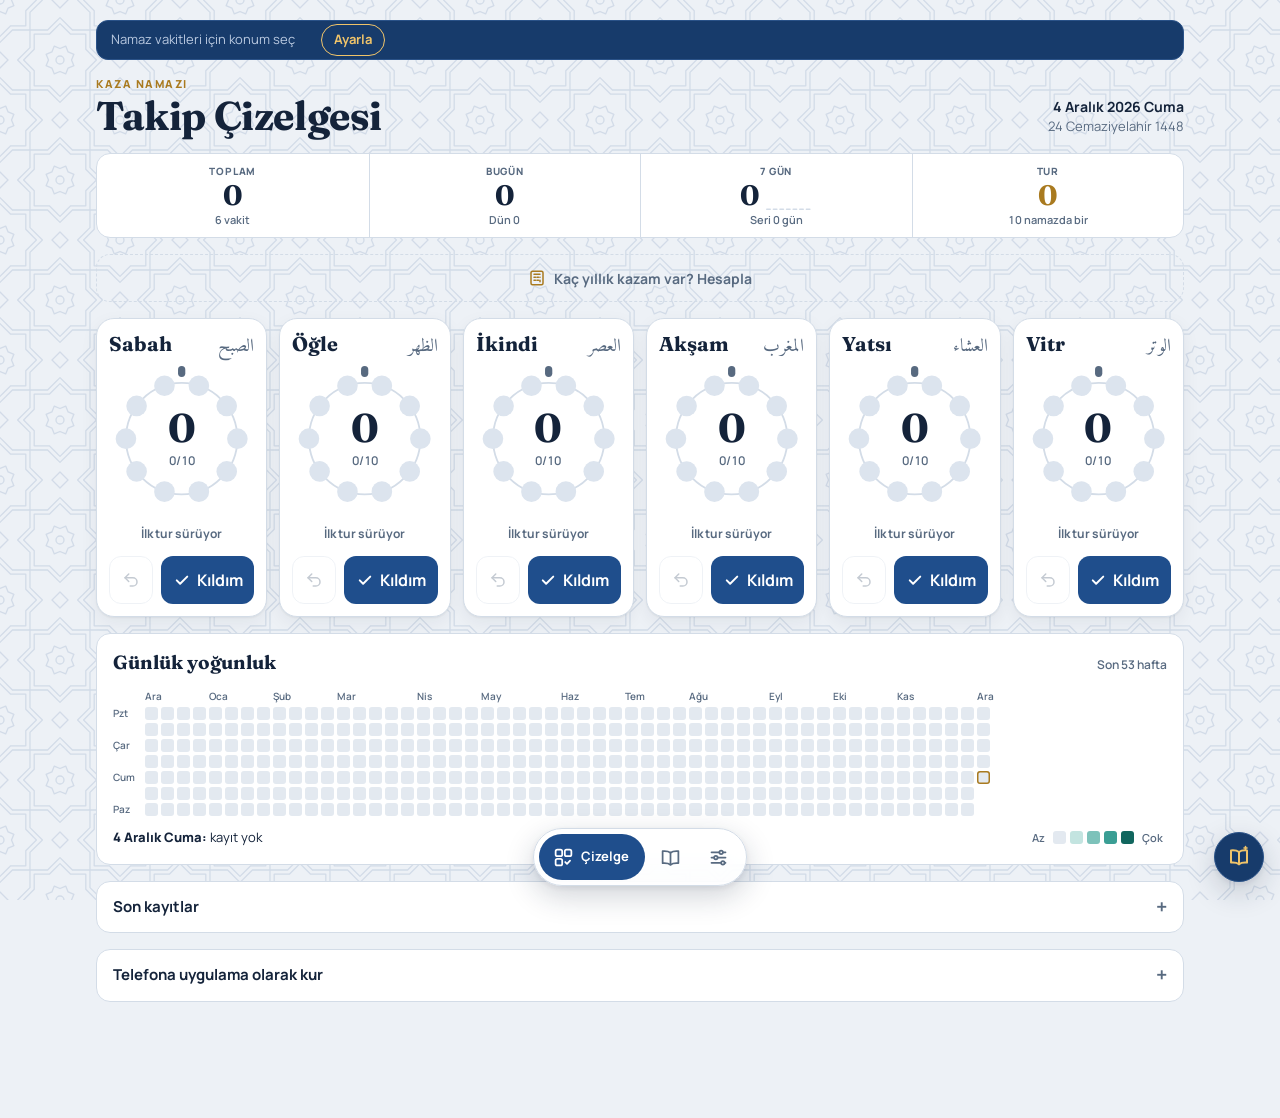
<file: public/index.html>
<!doctype html>
<html lang="tr">
<head>
<meta charset="utf-8">
<meta name="viewport" content="width=device-width, initial-scale=1, viewport-fit=cover">
<meta http-equiv="Content-Security-Policy" content="default-src 'self'; script-src 'self' 'unsafe-inline'; style-src 'self' 'unsafe-inline'; img-src 'self' data:; font-src 'self'; connect-src 'self' https://api.aladhan.com https://api.bigdatacloud.net; manifest-src 'self'; worker-src 'self'; object-src 'none'; base-uri 'none'; form-action 'none'">
<meta name="referrer" content="no-referrer">
<link rel="manifest" href="manifest.webmanifest">
<meta name="theme-color" content="#EDF1F6" media="(prefers-color-scheme: light)">
<meta name="theme-color" content="#0B1422" media="(prefers-color-scheme: dark)">
<link rel="icon" href="icons/icon-192.png">
<link rel="apple-touch-icon" href="icons/apple-touch-icon.png">
<meta name="mobile-web-app-capable" content="yes">
<meta name="apple-mobile-web-app-capable" content="yes">
<meta name="apple-mobile-web-app-status-bar-style" content="default">
<meta name="apple-mobile-web-app-title" content="Kaza Takip">
<style>
  :root { color-scheme: light; padding-top: env(safe-area-inset-top, 0px); padding-bottom: env(safe-area-inset-bottom, 0px); }
  body { margin: 0; }
  img { max-width: 100%; }
  [hidden] { display: none !important; }
</style>
</head>
<body><title>Takip Çizelgesi</title>
<meta name="claude:viewport-fit-sides" content="cover">
<link rel="stylesheet" href="fonts/fonts.css">
<style>
  /* Layout: Selçuklu yıldız örgülü zemin; başlık, vakit bandı, gösterge kutuları, vakit kartları, takvim ısı haritası. */
  :root {
    --bg: #EDF1F6;
    --surface: #FFFFFF;
    --ink: #14233A;
    --muted: #586A80;
    --line: #D3DCE7;
    --lapis: #1F4E8C;
    --on-lapis: #FFFFFF;
    --turq: #17867C;
    --gold: #A97A1F;
    --gold-soft: #F5EAD1;
    --bead: #DCE4EE;
    --danger: #B3362B;
    --motif: rgba(31, 78, 140, .13);
    --band-bg: #173B6B;
    --band-fg: #FFFFFF;
    --band-muted: #B9C9E0;
    --band-accent: #F0C46A;
    --band-line: #2A5288;
    --band-warn: #FFB4A8;
    --h0: #E3E9F0;
    --h1: #C3E4E0;
    --h2: #7DC2BA;
    --h3: #3A9E94;
    --h4: #11665E;
    --shadow: 0 1px 2px rgba(20, 35, 58, .06), 0 6px 18px rgba(20, 35, 58, .06);
    --nav-bg: rgba(255, 255, 255, .86);
    --nav-shadow: 0 10px 30px rgba(20, 35, 58, .20), 0 2px 6px rgba(20, 35, 58, .08);
    --f-display: "Fraunces", Georgia, "Times New Roman", serif;
    --f-body: "Manrope", system-ui, -apple-system, "Segoe UI", Roboto, sans-serif;
    --f-ar: "Amiri", "Geeza Pro", "Traditional Arabic", serif;
  }
  @media (prefers-color-scheme: dark) {
    :root:not([data-theme="light"]) {
      --bg: #0B1422; --surface: #132038; --ink: #E7EDF5; --muted: #93A4BA; --line: #243451;
      --lapis: #78A6EA; --on-lapis: #0B1422; --turq: #4CC3B5; --gold: #E3B65C; --gold-soft: #3A2E15;
      --bead: #223150; --danger: #F07A6E; --motif: rgba(227, 182, 92, .10);
      --band-bg: #0F1D33; --band-fg: #E7EDF5; --band-muted: #93A4BA; --band-accent: #E3B65C; --band-line: #243451; --band-warn: #F49A8F;
      --h0: #1A2943; --h1: #1D4A55; --h2: #26727A; --h3: #3A9E9C; --h4: #5FD6C7;
      --shadow: 0 1px 2px rgba(0,0,0,.3);
      --nav-bg: rgba(19, 32, 56, .88); --nav-shadow: 0 10px 30px rgba(0, 0, 0, .55);
      color-scheme: dark;
    }
  }
  :root[data-theme="dark"] {
    --bg: #0B1422; --surface: #132038; --ink: #E7EDF5; --muted: #93A4BA; --line: #243451;
    --lapis: #78A6EA; --on-lapis: #0B1422; --turq: #4CC3B5; --gold: #E3B65C; --gold-soft: #3A2E15;
    --bead: #223150; --danger: #F07A6E; --motif: rgba(227, 182, 92, .10);
    --band-bg: #0F1D33; --band-fg: #E7EDF5; --band-muted: #93A4BA; --band-accent: #E3B65C; --band-line: #243451; --band-warn: #F49A8F;
    --h0: #1A2943; --h1: #1D4A55; --h2: #26727A; --h3: #3A9E9C; --h4: #5FD6C7;
    --shadow: 0 1px 2px rgba(0,0,0,.3);
    --nav-bg: rgba(19, 32, 56, .88); --nav-shadow: 0 10px 30px rgba(0, 0, 0, .55);
    color-scheme: dark;
  }

  * { box-sizing: border-box; }
  html, body { background: var(--bg); }
  body {
    color: var(--ink);
    font-family: var(--f-body);
    font-size: 15px;
    line-height: 1.5;
    -webkit-tap-highlight-color: transparent;
  }
  /* Selçuklu sekiz kollu yıldız örgüsü: desen maske, rengi tema token'ından gelir */
  body::after {
    content: "";
    position: fixed;
    inset: 0;
    z-index: 0;
    pointer-events: none;
    background: var(--motif);
    -webkit-mask-image: url("data:image/svg+xml,%3Csvg xmlns='http://www.w3.org/2000/svg' width='120' height='120' viewBox='0 0 120 120'%3E%3Cdefs%3E%3Cg fill='none' stroke='%23000' stroke-width='1.3' stroke-linejoin='round'%3E%3Cg id='s'%3E%3Cpath d='M42.4 0L30 12.4L30 30L12.4 30L0 42.4L-12.4 30L-30 30L-30 12.4L-42.4 0L-30 -12.4L-30 -30L-12.4 -30L0 -42.4L12.4 -30L30 -30L30 -12.4Z'/%3E%3Cpath d='M36.4 0L25.8 10.7L25.8 25.8L10.7 25.8L0 36.4L-10.7 25.8L-25.8 25.8L-25.8 10.7L-36.4 0L-25.8 -10.7L-25.8 -25.8L-10.7 -25.8L0 -36.4L10.7 -25.8L25.8 -25.8L25.8 -10.7Z'/%3E%3Cpath d='M13.9 5.7L8.1 8.1L5.7 13.9L0 11.5L-5.7 13.9L-8.1 8.1L-13.9 5.7L-11.5 0L-13.9 -5.7L-8.1 -8.1L-5.7 -13.9L0 -11.5L5.7 -13.9L8.1 -8.1L13.9 -5.7L11.5 0Z'/%3E%3Ccircle r='4'/%3E%3C/g%3E%3Cpath id='c' d='M0 -8L8 0L0 8L-8 0Z'/%3E%3C/g%3E%3C/defs%3E%3Cg fill='none' stroke='%23000' stroke-width='1.3' stroke-linejoin='round'%3E%3Cuse href='%23s' x='60' y='60'/%3E%3Cuse href='%23s' x='0' y='0'/%3E%3Cuse href='%23s' x='120' y='0'/%3E%3Cuse href='%23s' x='0' y='120'/%3E%3Cuse href='%23s' x='120' y='120'/%3E%3Cuse href='%23c' x='60' y='0'/%3E%3Cuse href='%23c' x='0' y='60'/%3E%3Cuse href='%23c' x='120' y='60'/%3E%3Cuse href='%23c' x='60' y='120'/%3E%3C/g%3E%3C/svg%3E");
    mask-image: url("data:image/svg+xml,%3Csvg xmlns='http://www.w3.org/2000/svg' width='120' height='120' viewBox='0 0 120 120'%3E%3Cdefs%3E%3Cg fill='none' stroke='%23000' stroke-width='1.3' stroke-linejoin='round'%3E%3Cg id='s'%3E%3Cpath d='M42.4 0L30 12.4L30 30L12.4 30L0 42.4L-12.4 30L-30 30L-30 12.4L-42.4 0L-30 -12.4L-30 -30L-12.4 -30L0 -42.4L12.4 -30L30 -30L30 -12.4Z'/%3E%3Cpath d='M36.4 0L25.8 10.7L25.8 25.8L10.7 25.8L0 36.4L-10.7 25.8L-25.8 25.8L-25.8 10.7L-36.4 0L-25.8 -10.7L-25.8 -25.8L-10.7 -25.8L0 -36.4L10.7 -25.8L25.8 -25.8L25.8 -10.7Z'/%3E%3Cpath d='M13.9 5.7L8.1 8.1L5.7 13.9L0 11.5L-5.7 13.9L-8.1 8.1L-13.9 5.7L-11.5 0L-13.9 -5.7L-8.1 -8.1L-5.7 -13.9L0 -11.5L5.7 -13.9L8.1 -8.1L13.9 -5.7L11.5 0Z'/%3E%3Ccircle r='4'/%3E%3C/g%3E%3Cpath id='c' d='M0 -8L8 0L0 8L-8 0Z'/%3E%3C/g%3E%3C/defs%3E%3Cg fill='none' stroke='%23000' stroke-width='1.3' stroke-linejoin='round'%3E%3Cuse href='%23s' x='60' y='60'/%3E%3Cuse href='%23s' x='0' y='0'/%3E%3Cuse href='%23s' x='120' y='0'/%3E%3Cuse href='%23s' x='0' y='120'/%3E%3Cuse href='%23s' x='120' y='120'/%3E%3Cuse href='%23c' x='60' y='0'/%3E%3Cuse href='%23c' x='0' y='60'/%3E%3Cuse href='%23c' x='120' y='60'/%3E%3Cuse href='%23c' x='60' y='120'/%3E%3C/g%3E%3C/svg%3E");
    -webkit-mask-size: 120px 120px;
    mask-size: 120px 120px;
    -webkit-mask-repeat: repeat;
    mask-repeat: repeat;
  }
  .wrap {
    position: relative;
    z-index: 1;
    max-width: 1120px;
    margin: 0 auto;
    padding-block: 20px calc(116px + env(safe-area-inset-bottom, 0px));
    padding-left: max(16px, env(safe-area-inset-left, 0px));
    padding-right: max(16px, env(safe-area-inset-right, 0px));
    display: grid;
    gap: 16px;
  }
  .screen { display: grid; gap: 16px; min-width: 0; animation: screenIn .22s ease-out; }
  @keyframes screenIn { from { opacity: 0; transform: translateY(6px); } to { opacity: 1; transform: none; } }
  .sheet {
    background: var(--surface);
    border: 1px solid var(--line);
    border-radius: 16px;
    padding: 16px;
    display: grid;
    gap: 12px;
    min-width: 0;
  }
  .grp { margin: 6px 4px -4px; font-size: 12px; font-weight: 800; letter-spacing: .1em; text-transform: uppercase; color: var(--muted); }

  /* Okuma */
  .rd-stack { display: grid; gap: 16px; min-width: 0; }
  .rd-hero-top { display: flex; justify-content: space-between; align-items: center; gap: 8px; flex-wrap: wrap; }
  .rd-hero .pill { background: transparent; color: var(--band-accent); box-shadow: inset 0 0 0 1px var(--band-accent); }
  .rd-hero .pill.behind { color: var(--band-warn); box-shadow: inset 0 0 0 1px var(--band-warn); }
  .back {
    justify-self: start; display: inline-flex; align-items: center; gap: 4px;
    min-height: 40px; padding: 0 4px; margin-bottom: -8px;
    background: transparent; border: 0; color: var(--lapis); font-weight: 700; font-size: 15px;
  }
  .back svg { width: 18px; height: 18px; }
  .rd-cards { display: grid; gap: 12px; }
  @media (min-width: 720px) { .rd-cards { grid-template-columns: repeat(2, minmax(0, 1fr)); } }
  .rd-card {
    width: 100%; text-align: left;
    background: var(--surface); border: 1px solid var(--line); border-radius: 16px;
    padding: 14px 16px; display: grid; gap: 8px; box-shadow: var(--shadow); min-width: 0;
  }
  .rd-card .head { display: flex; justify-content: space-between; align-items: center; gap: 8px; min-width: 0; }
  .rd-card .name { font-family: var(--f-display); font-weight: 700; font-size: 18px; overflow: hidden; text-overflow: ellipsis; white-space: nowrap; min-width: 0; }
  .rd-card .today { font-weight: 800; font-size: 15px; }
  .rd-card .today.ok { color: var(--turq); }
  .rd-card .meta { font-size: 12px; color: var(--muted); font-weight: 600; font-variant-numeric: tabular-nums; }
  .pill.sm { font-size: 11px; padding: 3px 9px; }
  .rd-new { justify-content: center; min-height: 50px; }
  .top .pill { align-self: center; }
  .pill { display: inline-flex; align-items: center; gap: 6px; font-size: 12px; font-weight: 800; padding: 5px 11px; border-radius: 999px; background: var(--gold-soft); color: var(--gold); white-space: nowrap; }
  .pill.behind { background: transparent; color: var(--danger); box-shadow: inset 0 0 0 1px var(--danger); }
  .form-grid { display: grid; grid-template-columns: repeat(2, minmax(0, 1fr)); gap: 10px; }
  .form-grid .wide { grid-column: 1 / -1; }
  .field { display: grid; gap: 4px; font-size: 12px; font-weight: 700; color: var(--muted); min-width: 0; }
  .field .text-input { width: 100%; }
  .field-pair { display: flex; gap: 8px; }
  .field-pair select.text-input { flex: 0 0 auto; width: auto; }
  .calc { margin: 0; font-size: 14px; }
  .calc b { font-family: var(--f-display); font-size: 18px; color: var(--gold); }
  .rd-hero {
    background: var(--band-bg);
    color: var(--band-fg);
    border: 1px solid var(--band-line);
    border-radius: 18px;
    padding: 18px;
    display: grid;
    gap: 4px;
  }
  .rd-hero .lbl { font-size: 11px; font-weight: 800; letter-spacing: .12em; text-transform: uppercase; color: var(--band-muted); }
  .rd-big { display: flex; align-items: baseline; gap: 8px; }
  .rd-big span { font-family: var(--f-display); font-weight: 700; font-size: 56px; line-height: 1; color: var(--band-accent); font-variant-numeric: tabular-nums; }
  .rd-big small { font-size: 16px; font-weight: 700; color: var(--band-fg); }
  .rd-sub { font-size: 13px; color: var(--band-muted); font-weight: 600; }
  .rd-where { margin-top: 8px; padding-top: 10px; border-top: 1px solid var(--band-line); font-size: 14px; font-weight: 700; color: var(--band-fg); font-variant-numeric: tabular-nums; }
  .rd-where b { color: var(--band-accent); }
  .rd-replan { margin-top: 6px; font-size: 14px; font-weight: 700; color: var(--band-fg); }
  .rd-replan b { color: var(--band-accent); }
  .rd-card .where { font-size: 13px; font-weight: 700; color: var(--lapis); font-variant-numeric: tabular-nums; }
  .rd-prog-head { display: flex; justify-content: space-between; align-items: baseline; font-variant-numeric: tabular-nums; }
  .rd-prog-head b { font-family: var(--f-display); font-size: 22px; }
  .rd-prog-head #rdPct { font-weight: 800; color: var(--turq); }
  .bar { height: 10px; border-radius: 999px; background: var(--bead); overflow: hidden; }
  .bar span { display: block; height: 100%; width: 0; background: var(--turq); border-radius: 999px; transition: width .4s; }
  .rd-facts { display: grid; grid-template-columns: repeat(3, minmax(0, 1fr)); gap: 8px; }
  .rd-facts > div { display: grid; gap: 1px; min-width: 0; }
  .rd-facts .lbl { font-size: 11px; font-weight: 800; letter-spacing: .08em; text-transform: uppercase; color: var(--muted); }
  .rd-facts b { font-family: var(--f-display); font-size: 22px; line-height: 1.1; font-variant-numeric: tabular-nums; }
  .rd-facts .foot { font-size: 12px; color: var(--muted); font-weight: 600; }
  .rd-log { display: grid; grid-template-columns: 44px minmax(0, 1fr) 44px auto; gap: 8px; }
  .step { min-height: 48px; border: 1px solid var(--line); border-radius: 12px; background: transparent; font-size: 22px; font-weight: 700; color: var(--ink); }
  .rd-num { text-align: center; font-weight: 800; font-size: 20px; min-height: 48px; font-variant-numeric: tabular-nums; }
  .rd-add { min-height: 48px; padding: 0 18px; }
  .rd-chart { width: 100%; height: auto; display: block; overflow: visible; }
  .rd-chart .ax { fill: var(--muted); font-size: 9px; font-family: var(--f-body); font-weight: 600; }
  .rd-chart .ax.now { fill: var(--ink); font-weight: 800; }
  .rd-chart .gl { stroke: var(--line); stroke-width: 1; }
  .rd-chart .plan { stroke: var(--gold); stroke-width: 1.5; stroke-dasharray: 4 3; }
  .rd-chart .plan-t { fill: var(--gold); font-size: 9px; font-weight: 800; font-family: var(--f-body); }
  .rd-chart .ok { fill: var(--turq); }
  .rd-chart .lo { fill: var(--h2); }
  .rd-chart .z { fill: var(--line); }
  .rd-chart .hit { fill: transparent; cursor: pointer; }
  .rd-chart .hit.sel { fill: var(--bead); opacity: .5; }
  .table-wrap { overflow-x: auto; }
  .rd-table { width: 100%; border-collapse: collapse; font-size: 14px; font-variant-numeric: tabular-nums; }
  .rd-table th { text-align: left; font-size: 11px; font-weight: 800; letter-spacing: .08em; text-transform: uppercase; color: var(--muted); padding: 0 8px 8px 0; }
  .rd-table td { padding: 9px 8px 9px 0; border-top: 1px solid var(--line); white-space: nowrap; }
  .rd-table td.num, .rd-table th.num { text-align: right; }
  .rd-table .st-ok { color: var(--turq); font-weight: 800; }
  .rd-table .st-lo { color: var(--danger); font-weight: 700; }
  .rd-table .st-now { color: var(--muted); font-weight: 700; }
  .rd-table tr.today td { font-weight: 700; }

  .tur-now { display: flex; align-items: baseline; gap: 10px; }
  .tur-now .big { font-family: var(--f-display); font-weight: 700; font-size: 44px; line-height: 1; color: var(--gold); font-variant-numeric: tabular-nums; }

  /* Yüzen alt gezinme */
  .nav {
    position: fixed;
    z-index: 30;
    left: 50%;
    bottom: calc(14px + env(safe-area-inset-bottom, 0px));
    transform: translateX(-50%);
    display: flex;
    gap: 2px;
    padding: 5px;
    background: var(--nav-bg);
    border: 1px solid var(--line);
    border-radius: 999px;
    box-shadow: var(--nav-shadow);
    -webkit-backdrop-filter: blur(16px) saturate(1.4);
    backdrop-filter: blur(16px) saturate(1.4);
  }
  .nav button {
    min-width: 46px;
    min-height: 46px;
    display: inline-flex;
    align-items: center;
    justify-content: center;
    gap: 7px;
    padding: 0 12px;
    border: 0;
    border-radius: 999px;
    background: transparent;
    color: var(--muted);
    font-size: 13px;
    font-weight: 700;
    white-space: nowrap;
    transition: background .2s, color .2s, padding .2s;
  }
  .nav button svg { width: 21px; height: 21px; flex: none; }
  .nav button span { display: none; }
  .nav button[aria-current="page"] { background: var(--lapis); color: var(--on-lapis); padding: 0 16px 0 14px; }
  .nav button[aria-current="page"] span { display: inline; }
  button { font: inherit; color: inherit; cursor: pointer; touch-action: manipulation; }
  button:focus-visible, textarea:focus-visible, input:focus-visible, summary:focus-visible {
    outline: 2px solid var(--lapis); outline-offset: 2px;
  }

  /* Başlık */
  .top { display: flex; align-items: flex-end; justify-content: space-between; gap: 8px 16px; flex-wrap: wrap; }
  .eyebrow { display: block; font-size: 11px; font-weight: 800; letter-spacing: .14em; text-transform: uppercase; color: var(--gold); }
  h1 {
    font-family: var(--f-display);
    font-weight: 700;
    font-size: clamp(28px, 7vw, 40px);
    line-height: 1.05;
    letter-spacing: -0.01em;
    margin: 2px 0 0;
    text-wrap: balance;
  }
  .dates { display: grid; justify-items: end; text-align: right; gap: 0; }
  .dates .g { font-weight: 700; font-size: 14px; }
  .dates .h { font-size: 13px; color: var(--muted); }
  @media (max-width: 480px) { .dates { justify-items: start; text-align: left; } }

  /* Vakit bandı */
  .ticker {
    display: flex;
    align-items: stretch;
    background: var(--band-bg);
    color: var(--band-fg);
    border: 1px solid var(--band-line);
    border-radius: 12px;
    overflow: hidden;
    min-height: 40px;
  }
  .tk-track { position: relative; overflow: hidden; display: flex; align-items: center; min-width: 0; flex: 1 1 auto; }
  .tk-run { display: inline-flex; align-items: center; gap: 26px; padding: 0 14px; white-space: nowrap; font-size: 14px; }
  .tk-run.anim { animation: marquee var(--tk-dur, 40s) linear infinite; }
  .ticker:hover .tk-run.anim, .ticker:focus-within .tk-run.anim, .ticker.paused .tk-run.anim { animation-play-state: paused; }
  .tk-item { font-variant-numeric: tabular-nums; }
  .tk-item b { font-weight: 700; color: var(--band-muted); margin-right: 6px; }
  .tk-item.past { opacity: .55; }
  .tk-item.next { color: var(--band-accent); }
  .tk-item.next b { color: var(--band-accent); }
  .tk-dot { width: 4px; height: 4px; border-radius: 50%; background: var(--band-muted); opacity: .6; flex: none; }
  .tk-msg { color: var(--band-muted); font-size: 13px; white-space: normal; padding: 6px 0; }
  .tk-btn {
    min-height: 32px; padding: 0 12px; border-radius: 999px;
    border: 1px solid var(--band-accent); background: transparent; color: var(--band-accent);
    font-weight: 700; font-size: 13px; white-space: nowrap;
  }
  @keyframes marquee { from { transform: translateX(0); } to { transform: translateX(-50%); } }
  .tk-form { display: flex; flex-wrap: wrap; gap: 8px; align-items: center; }
  .tk-form .or { color: var(--muted); font-size: 13px; }
  .pt-place { font-weight: 800; color: var(--ink); }
  .text-input {
    flex: 1 1 160px; min-width: 0; min-height: 44px; padding: 0 12px;
    font: inherit; color: var(--ink); background: var(--bg);
    border: 1px solid var(--line); border-radius: 10px;
  }

  /* Kaza borcu kartı */
  .debt { background: var(--surface); border: 1px solid var(--line); border-radius: 14px; padding: 14px 16px; display: grid; gap: 6px; min-width: 0; }
  .debt-top { display: flex; justify-content: space-between; align-items: center; gap: 8px; }
  .debt .lbl { font-size: 11px; font-weight: 800; letter-spacing: .12em; text-transform: uppercase; color: var(--muted); }
  .debt-edit { min-height: 32px; padding: 0 10px; border: 0; border-radius: 8px; background: transparent; color: var(--lapis); font-weight: 700; font-size: 13px; }
  .debt-big { font-family: var(--f-display); font-weight: 700; font-size: clamp(22px, 6vw, 28px); line-height: 1.1; font-variant-numeric: tabular-nums; }
  .debt-sub { font-size: 13px; color: var(--muted); font-weight: 600; font-variant-numeric: tabular-nums; }
  .debt-eta { font-size: 14px; font-weight: 700; }
  .debt-eta b { color: var(--gold); }
  .debt-cta {
    min-height: 48px; border: 1px dashed var(--line); border-radius: 14px; background: transparent;
    color: var(--muted); font-weight: 700; font-size: 14px; display: inline-flex; align-items: center; justify-content: center; gap: 8px;
  }
  .debt-cta svg { width: 18px; height: 18px; color: var(--gold); }

  /* Geride kalan vakit rozeti */
  .lag { font-size: 11px; font-weight: 800; padding: 3px 8px; border-radius: 999px; background: var(--gold-soft); color: var(--gold); white-space: nowrap; }
  .card.lagging { border-color: var(--gold); }

  /* Kandil ve bayram rozeti */
  .dates .hb { margin-top: 4px; font-size: 12px; font-weight: 800; padding: 3px 10px; border-radius: 999px; background: var(--gold-soft); color: var(--gold); white-space: nowrap; }

  /* Yedek hatırlatıcısı */
  .bk-note {
    display: grid; grid-template-columns: auto minmax(0, 1fr); gap: 10px 12px; align-items: center;
    padding: 12px 14px; border-radius: 14px; border: 1px solid var(--gold); background: var(--gold-soft);
  }
  .bk-note svg { width: 24px; height: 24px; color: var(--gold); }
  .bk-txt { display: grid; gap: 1px; min-width: 0; font-size: 13px; color: var(--muted); }
  .bk-txt b { font-size: 14px; color: var(--ink); }
  .bk-acts { grid-column: 1 / -1; display: flex; gap: 8px; flex-wrap: wrap; }
  @media (min-width: 560px) { .bk-note { grid-template-columns: auto minmax(0, 1fr) auto; } .bk-acts { grid-column: auto; } }

  /* Gösterge kutuları */
  /* Tek satırlık gösterge şeridi */
  .kpis {
    display: grid;
    grid-template-columns: repeat(4, minmax(0, 1fr));
    background: var(--surface);
    border: 1px solid var(--line);
    border-radius: 14px;
    overflow: hidden;
  }
  .kpi { padding: 10px 8px 9px; display: grid; gap: 2px; min-width: 0; text-align: center; justify-items: center; }
  .kpi + .kpi { border-left: 1px solid var(--line); }
  .kpi .lbl { font-size: 10px; font-weight: 800; letter-spacing: .08em; text-transform: uppercase; color: var(--muted); white-space: nowrap; }
  .kpi .mid { display: flex; align-items: flex-end; justify-content: center; gap: 6px; }
  .kpi .val { font-family: var(--f-display); font-weight: 700; font-size: clamp(20px, 5.6vw, 28px); line-height: 1.05; font-variant-numeric: tabular-nums; }
  .kpi.gold .val { color: var(--gold); }
  .kpi .foot { font-size: 11px; color: var(--muted); font-weight: 600; font-variant-numeric: tabular-nums; white-space: nowrap; overflow: hidden; text-overflow: ellipsis; max-width: 100%; }
  .spark { width: 46px; height: 20px; flex: none; overflow: visible; }
  @media (max-width: 520px) { .spark { display: none; } }
  .date-field { max-width: 260px; }
  .spark .b { fill: var(--h2); }
  .spark .b.today { fill: var(--turq); }
  .spark .z { fill: var(--line); }

  /* Vakit kartları */
  .grid { display: grid; grid-template-columns: repeat(2, minmax(0, 1fr)); gap: 12px; }
  @media (min-width: 720px) { .grid { grid-template-columns: repeat(3, minmax(0, 1fr)); } }
  @media (min-width: 1060px) { .grid { grid-template-columns: repeat(6, minmax(0, 1fr)); } }

  .card {
    background: var(--surface);
    border: 1px solid var(--line);
    border-radius: 18px;
    padding: 14px 12px 12px;
    display: grid;
    gap: 10px;
    box-shadow: var(--shadow);
    min-width: 0;
    transition: border-color .3s;
  }
  .card.done { border-color: var(--gold); }
  .card-head { display: flex; align-items: baseline; justify-content: space-between; gap: 6px; }
  .card h2 { margin: 0; font-family: var(--f-display); font-weight: 700; font-size: 20px; line-height: 1.1; }
  .ar { font-family: var(--f-ar); font-size: 18px; color: var(--muted); line-height: 1; }

  .ring { position: relative; width: 100%; max-width: 150px; aspect-ratio: 1; margin: 0 auto; }
  .ring svg { width: 100%; height: 100%; display: block; overflow: visible; }
  .ring .thread { fill: none; stroke: var(--line); stroke-width: 1.5; }
  .ring .bead { fill: var(--bead); transition: fill .25s; transform-box: fill-box; transform-origin: center; }
  .ring .bead.on { fill: var(--turq); }
  .card.done .ring .bead { fill: var(--gold); }
  .ring .track { fill: none; stroke: var(--bead); stroke-width: 9; }
  .ring .arc { fill: none; stroke: var(--turq); stroke-width: 9; stroke-linecap: round; transition: stroke-dasharray .3s; }
  .card.done .ring .arc { stroke: var(--gold); }
  .ring .imame { fill: var(--muted); }
  .card.done .ring .imame { fill: var(--gold); }
  .center {
    position: absolute; inset: 0;
    display: grid; place-content: center; text-align: center;
    pointer-events: none;
  }
  .num { font-family: var(--f-display); font-weight: 700; font-size: clamp(30px, 9vw, 40px); line-height: 1; font-variant-numeric: tabular-nums; }
  .card.done .num { color: var(--gold); }
  .sub { font-size: 12px; color: var(--muted); font-weight: 600; font-variant-numeric: tabular-nums; margin-top: 4px; }
  .card.done .sub { color: var(--gold); }

  .tours { display: flex; align-items: center; justify-content: center; gap: 6px; min-height: 24px; font-size: 12px; font-weight: 700; color: var(--muted); text-align: center; }
  .tours.has { color: var(--gold); }
  .tours svg { width: 20px; height: 20px; flex: none; }
  .seal-bg { fill: var(--gold); }
  .seal-check { fill: none; stroke: var(--surface); stroke-width: 2.4; stroke-linecap: round; stroke-linejoin: round; }

  .actions { display: grid; grid-template-columns: 44px minmax(0, 1fr); gap: 8px; }
  .add {
    min-height: 48px;
    border: 0;
    border-radius: 12px;
    background: var(--lapis);
    color: var(--on-lapis);
    font-weight: 700;
    font-size: 16px;
    display: inline-flex; align-items: center; justify-content: center; gap: 6px;
    transition: transform .08s;
  }
  .add:active { transform: scale(.97); }
  .add svg { width: 18px; height: 18px; }
  .undo {
    min-height: 48px;
    border: 1px solid var(--line);
    border-radius: 12px;
    background: transparent;
    color: var(--muted);
    display: grid; place-items: center;
  }
  .undo:disabled { opacity: .35; cursor: default; }
  .undo svg { width: 18px; height: 18px; }

  .ring.pulse { animation: pulse .7s ease-out; }
  .bead.pop { animation: pop .35s ease-out; }
  @keyframes pulse { 0% { transform: scale(1); } 40% { transform: scale(1.07); } 100% { transform: scale(1); } }
  @keyframes pop { 0% { transform: scale(1); } 50% { transform: scale(1.5); } 100% { transform: scale(1); } }

  /* Eda edilen kaza: her vakitten birer kaza bir gün sayılır */
  .eda {
    position: relative;
    overflow: hidden;
    display: grid;
    grid-template-columns: auto minmax(0, 1fr);
    align-items: center;
    gap: 14px;
    padding: 14px 16px;
    background: var(--band-bg);
    color: var(--band-fg);
    border: 1px solid var(--band-line);
    border-radius: 18px;
    transform-origin: top center;
  }
  .eda-seal { width: 46px; height: 46px; color: var(--band-accent); }
  .eda-seal svg { width: 100%; height: 100%; display: block; overflow: visible; }
  .eda-seal .ck { fill: none; stroke: var(--band-bg); stroke-width: 3; stroke-linecap: round; stroke-linejoin: round; }
  .eda-txt { display: grid; gap: 2px; min-width: 0; }
  .eda .lbl { font-size: 11px; font-weight: 800; letter-spacing: .12em; text-transform: uppercase; color: var(--band-muted); }
  .eda-big { font-family: var(--f-display); font-weight: 700; font-size: clamp(20px, 5.4vw, 26px); line-height: 1.15; color: var(--band-accent); }
  .eda-sub { display: flex; align-items: center; flex-wrap: wrap; gap: 4px 10px; font-size: 13px; font-weight: 600; color: var(--band-muted); font-variant-numeric: tabular-nums; }
  .eda-dots { display: inline-flex; gap: 4px; }
  .eda-dots i { width: 7px; height: 7px; border-radius: 50%; background: var(--band-line); }
  .eda-dots i.on { background: var(--band-accent); }
  .eda.rise { animation: edaRise .75s cubic-bezier(.2, .9, .3, 1.15) both; }
  .eda.glow::after {
    content: ""; position: absolute; inset: 0; pointer-events: none;
    background: linear-gradient(105deg, transparent 35%, rgba(255, 255, 255, .26) 50%, transparent 65%);
    transform: translateX(-100%);
    animation: edaShine 1.1s ease-out .2s forwards;
  }
  .eda.glow .eda-seal svg { animation: sealPop .7s ease-out .15s; }
  @keyframes edaRise { from { opacity: 0; transform: translateY(-30px) scaleY(.4); } to { opacity: 1; transform: none; } }
  @keyframes edaShine { to { transform: translateX(100%); } }
  @keyframes sealPop { 0% { transform: scale(1) rotate(0); } 45% { transform: scale(1.25) rotate(22deg); } 100% { transform: scale(1) rotate(45deg); } }
  .fx { position: fixed; inset: 0; width: 100%; height: 100%; z-index: 40; pointer-events: none; }

  /* Günün ayeti ve hadisi */
  .bubble {
    position: fixed;
    z-index: 29;
    right: max(16px, env(safe-area-inset-right, 0px));
    bottom: calc(18px + env(safe-area-inset-bottom, 0px));
    width: 50px;
    height: 50px;
    border-radius: 50%;
    border: 1px solid var(--band-line);
    background: var(--band-bg);
    color: var(--band-accent);
    box-shadow: var(--nav-shadow);
    display: grid;
    place-items: center;
    animation: bob 3.2s ease-in-out infinite;
  }
  .bubble::after {
    content: ""; position: absolute; inset: -5px; border-radius: 50%;
    border: 2px solid var(--band-accent); opacity: 0;
    animation: bubbleRing 2.4s ease-out 3;
  }
  .bubble svg { width: 24px; height: 24px; }
  @keyframes bob { 0%, 100% { transform: translateY(0); } 50% { transform: translateY(-6px); } }
  @keyframes bubbleRing { 0% { transform: scale(.85); opacity: .55; } 100% { transform: scale(1.4); opacity: 0; } }
  .daily {
    border: 0; padding: 0; background: transparent; color: var(--ink);
    width: min(520px, calc(100% - 32px)); max-width: none;
    max-height: calc(100% - 48px);
  }
  .daily::backdrop { background: rgba(8, 15, 28, .55); -webkit-backdrop-filter: blur(3px); backdrop-filter: blur(3px); }
  .daily-in {
    background: var(--surface); border: 1px solid var(--line); border-radius: 20px;
    padding: 18px 18px 16px; display: grid; gap: 14px;
    max-height: calc(100vh - 48px); overflow: auto;
    box-shadow: 0 20px 60px rgba(0, 0, 0, .3);
  }
  .daily[open] .daily-in { animation: dlgIn .32s cubic-bezier(.2, .9, .3, 1.1); }
  @keyframes dlgIn { from { opacity: 0; transform: translateY(18px) scale(.97); } to { opacity: 1; transform: none; } }
  .daily-head { display: flex; justify-content: space-between; align-items: flex-start; gap: 12px; }
  .daily-head h2 { margin: 2px 0 0; font-family: var(--f-display); font-weight: 700; font-size: 22px; line-height: 1.15; }
  .daily-x { width: 40px; height: 40px; flex: none; border-radius: 50%; border: 1px solid var(--line); background: transparent; color: var(--muted); font-size: 22px; line-height: 1; }
  .daily-sec { display: grid; gap: 8px; padding-top: 14px; border-top: 1px solid var(--line); }
  .daily-sec .lbl { font-size: 11px; font-weight: 800; letter-spacing: .12em; text-transform: uppercase; color: var(--gold); }
  .daily-ar { margin: 0; font-family: var(--f-ar); font-size: 24px; line-height: 1.9; text-align: right; }
  .daily-tr { margin: 0; font-size: 16px; line-height: 1.6; }
  .daily-ref { font-size: 12px; font-weight: 700; color: var(--muted); }
  .daily-ok { justify-content: center; min-height: 48px; }

  /* Isı haritası */
  .heat {
    background: var(--surface);
    border: 1px solid var(--line);
    border-radius: 14px;
    padding: 14px 16px 16px;
    display: grid;
    gap: 12px;
    min-width: 0;
  }
  .sec-head { display: flex; justify-content: space-between; align-items: baseline; gap: 8px; flex-wrap: wrap; }
  .sec-head h3 { margin: 0; font-family: var(--f-display); font-size: 19px; font-weight: 700; }
  .sec-head .hint { color: var(--muted); font-size: 12px; font-weight: 600; }
  .heat-body { display: grid; grid-template-columns: 28px minmax(0, 1fr); gap: 4px; }
  .heat-days { display: grid; grid-template-rows: 16px repeat(7, 13px); row-gap: 3px; font-size: 10px; color: var(--muted); font-weight: 600; }
  .heat-days span { line-height: 13px; }
  .heat-main { min-width: 0; display: grid; grid-template-rows: 16px auto; row-gap: 3px; }
  .heat-months { display: grid; column-gap: 3px; font-size: 10px; color: var(--muted); font-weight: 600; }
  .heat-months span { white-space: nowrap; line-height: 16px; }
  .heat-grid { display: grid; grid-template-rows: repeat(7, 13px); grid-auto-flow: column; gap: 3px; touch-action: manipulation; }
  .hc { width: 13px; height: 13px; border-radius: 3px; background: var(--h0); cursor: pointer; }
  .hc.l1 { background: var(--h1); }
  .hc.l2 { background: var(--h2); }
  .hc.l3 { background: var(--h3); }
  .hc.l4 { background: var(--h4); }
  .hc.future { visibility: hidden; }
  .hc.today { box-shadow: inset 0 0 0 1.5px var(--gold); }
  .hc.sel { box-shadow: inset 0 0 0 2px var(--ink); }
  .heat-foot { display: flex; justify-content: space-between; align-items: center; gap: 10px 16px; flex-wrap: wrap; }
  .heat-detail { font-size: 13px; min-width: 0; flex: 1 1 220px; }
  .heat-detail b { font-weight: 800; }
  .heat-detail .by { color: var(--muted); }
  .legend { display: flex; align-items: center; gap: 4px; font-size: 11px; color: var(--muted); font-weight: 600; }
  .legend .hc { cursor: default; }
  .legend .lt { margin: 0 4px; }
  .more > summary { cursor: pointer; color: var(--muted); font-size: 13px; font-weight: 700; }
  .more[open] > summary { margin-bottom: 8px; }
  .more > .body { display: grid; gap: 8px; }
  .log { list-style: none; margin: 0; padding: 0; display: grid; }
  .log li {
    display: flex; justify-content: space-between; gap: 12px;
    padding: 8px 0; border-top: 1px solid var(--line);
    font-variant-numeric: tabular-nums; font-size: 14px;
  }
  .log li:first-child { border-top: 0; }
  .log time { color: var(--muted); font-size: 13px; }
  .empty { color: var(--muted); font-size: 14px; margin: 0; }

  /* Alt bölümler */
  .panel {
    background: var(--surface);
    border: 1px solid var(--line);
    border-radius: 14px;
  }
  .panel > summary {
    list-style: none;
    padding: 14px 16px;
    font-weight: 700;
    display: flex; justify-content: space-between; align-items: center; gap: 8px;
    cursor: pointer;
  }
  .panel > summary::-webkit-details-marker { display: none; }
  .panel > summary::after { content: "+"; font-size: 20px; color: var(--muted); line-height: 1; }
  .panel[open] > summary::after { content: "–"; }
  .panel-body { padding: 0 16px 16px; display: grid; gap: 12px; }
  .hint { color: var(--muted); font-size: 13px; margin: 0; }
  .sum-note { font-weight: 600; color: var(--muted); font-size: 13px; margin-left: auto; margin-right: 8px; }

  .row { display: flex; flex-wrap: wrap; gap: 8px; align-items: center; }
  .btn {
    min-height: 44px; padding: 0 14px;
    border-radius: 10px; border: 1px solid var(--line);
    background: transparent; font-weight: 600;
    display: inline-flex; align-items: center; gap: 8px;
  }
  .btn svg { width: 18px; height: 18px; flex: none; }
  .btn.primary { background: var(--lapis); color: var(--on-lapis); border-color: var(--lapis); }
  .btn.danger { color: var(--danger); border-color: var(--danger); }
  .btn.danger-fill { background: var(--danger); color: var(--surface); border-color: var(--danger); }
  .chip {
    min-height: 40px; min-width: 52px; padding: 0 12px;
    border-radius: 999px; border: 1px solid var(--line);
    background: transparent; font-weight: 700; font-variant-numeric: tabular-nums;
  }
  .chip[aria-pressed="true"] { background: var(--lapis); color: var(--on-lapis); border-color: var(--lapis); }
  .num-input {
    width: 96px; min-height: 44px; padding: 0 12px;
    font: inherit; font-weight: 700; font-variant-numeric: tabular-nums;
    color: var(--ink); background: var(--bg);
    border: 1px solid var(--line); border-radius: 10px;
  }
  textarea {
    width: 100%; min-height: 96px; resize: vertical;
    font: 12px/1.4 ui-monospace, "SF Mono", Menlo, Consolas, monospace;
    color: var(--ink); background: var(--bg);
    border: 1px solid var(--line); border-radius: 10px; padding: 10px;
  }
  .sep { border: 0; border-top: 1px solid var(--line); margin: 4px 0; }
  .sub-h { font-weight: 700; margin: 0; }
  .confirm {
    display: flex; flex-wrap: wrap; gap: 8px; align-items: center;
    background: var(--gold-soft); border-radius: 10px; padding: 12px;
  }
  .confirm p { margin: 0; flex-basis: 100%; font-weight: 600; }
  .confirm.warn { background: transparent; padding: 0; }
  .confirm.warn p { color: var(--danger); }

  .install ol { margin: 0; padding-left: 20px; display: grid; gap: 4px; }

  /* Bildirim */
  .toast {
    position: fixed;
    left: 50%;
    bottom: calc(92px + env(safe-area-inset-bottom, 0px));
    transform: translate(-50%, 20px);
    opacity: 0;
    background: var(--ink);
    color: var(--bg);
    padding: 11px 16px;
    border-radius: 999px;
    font-weight: 600;
    font-size: 14px;
    max-width: calc(100% - 32px);
    text-align: center;
    pointer-events: none;
    transition: opacity .2s, transform .2s;
    z-index: 20;
  }
  .toast.show { opacity: 1; transform: translate(-50%, 0); }

  @media (prefers-reduced-motion: reduce) {
    .ring.pulse, .bead.pop { animation: none; }
    .add, .ring .arc { transition: none; }
    .tk-run.anim { animation: none; }
    .tk-track { overflow-x: auto; }
    .screen { animation: none; }
    .nav button { transition: none; }
    .eda.rise, .eda.glow::after, .eda.glow .eda-seal svg, .bubble, .bubble::after, .daily[open] .daily-in { animation: none; }
  }
</style>

<main class="wrap">
 <section class="screen" data-screen="cizelge">
  <section class="ticker" aria-label="Bugünün namaz vakitleri">
    <div class="tk-track"><div class="tk-run" id="tkRun"></div></div>
  </section>

  <header class="top">
    <div>
      <span class="eyebrow">Kaza namazı</span>
      <h1>Takip Çizelgesi</h1>
    </div>
    <div class="dates">
      <span class="g" id="dateG"></span>
      <span class="h" id="dateH"></span>
      <span class="hb" id="dateBadge" hidden></span>
    </div>
  </header>

  <div class="bk-note" id="bkNote" role="status" hidden>
    <svg viewBox="0 0 24 24" fill="none" stroke="currentColor" stroke-width="2" stroke-linecap="round" stroke-linejoin="round" aria-hidden="true"><path d="M12 3v12"/><path d="m7 10 5 5 5-5"/><path d="M5 21h14"/></svg>
    <div class="bk-txt"><b id="bkTitle"></b><span id="bkSub"></span></div>
    <div class="bk-acts"><button class="btn primary" id="bkNow" type="button">Yedek al</button><button class="btn" id="bkLater" type="button">Sonra</button></div>
  </div>

  <section class="kpis" aria-label="Özet">
    <div class="kpi">
      <span class="lbl">Toplam</span>
      <div class="mid"><span class="val" id="kTotal">0</span></div>
      <span class="foot">6 vakit</span>
    </div>
    <div class="kpi">
      <span class="lbl">Bugün</span>
      <div class="mid"><span class="val" id="kToday">0</span></div>
      <span class="foot" id="kTodayFoot">Dün 0</span>
    </div>
    <div class="kpi">
      <span class="lbl">7 gün</span>
      <div class="mid"><span class="val" id="kWeek">0</span><svg class="spark" id="kSpark" viewBox="0 0 46 20" role="img" aria-label="Son 7 günün günlük sayıları"></svg></div>
      <span class="foot" id="kWeekFoot">Seri: 0 gün</span>
    </div>
    <div class="kpi gold">
      <span class="lbl">Tur</span>
      <div class="mid"><span class="val" id="kTours">0</span></div>
      <span class="foot"><span class="tur-n">10</span> namazda bir</span>
    </div>
  </section>

  <section class="debt" id="debt" aria-label="Kaza borcu" hidden>
    <div class="debt-top"><span class="lbl">Kaza borcu</span><button class="debt-edit" id="debtEdit" type="button">Düzenle</button></div>
    <span class="debt-big" id="debtBig"></span>
    <div class="bar" aria-hidden="true"><span id="debtBar"></span></div>
    <span class="debt-sub" id="debtSub"></span>
    <span class="debt-eta" id="debtEta"></span>
  </section>
  <button class="debt-cta" id="debtCta" type="button" hidden>
    <svg viewBox="0 0 24 24" fill="none" stroke="currentColor" stroke-width="2" stroke-linecap="round" stroke-linejoin="round" aria-hidden="true"><rect x="4" y="3" width="16" height="18" rx="2"/><path d="M8 7h8M8 11h2M12 11h2M16 11h0M8 15h2M12 15h2M16 15v2"/></svg>
    Kaç yıllık kazam var? Hesapla
  </button>

  <section class="grid" id="grid" aria-label="Vakitler"></section>

  <section class="eda" id="eda" aria-live="polite" hidden>
    <div class="eda-seal" aria-hidden="true">
      <svg viewBox="0 0 48 48"><g fill="currentColor"><rect x="10" y="10" width="28" height="28" rx="3"/><rect x="10" y="10" width="28" height="28" rx="3" transform="rotate(45 24 24)"/></g><path class="ck" d="M17 24.5l4.5 4.5L31 19.5"/></svg>
    </div>
    <div class="eda-txt">
      <span class="lbl">Eda edildi</span>
      <span class="eda-big" id="edaBig"></span>
      <span class="eda-sub"><span id="edaDays"></span><span class="eda-next">Sıradaki gün <span class="eda-dots" id="edaDots"></span></span></span>
    </div>
  </section>

  <section class="heat" aria-label="Kaza takvimi">
    <div class="sec-head">
      <h3>Günlük yoğunluk</h3>
      <span class="hint" id="heatRange"></span>
    </div>
    <div class="heat-body">
      <div class="heat-days" aria-hidden="true"><span></span><span>Pzt</span><span></span><span>Çar</span><span></span><span>Cum</span><span></span><span>Paz</span></div>
      <div class="heat-main" id="heatMain">
        <div class="heat-months" id="heatMonths" aria-hidden="true"></div>
        <div class="heat-grid" id="heatGrid" role="img" aria-label="Günlere göre kılınan kaza sayısı"></div>
      </div>
    </div>
    <div class="heat-foot">
      <div class="heat-detail" id="heatDetail" aria-live="polite"></div>
      <div class="legend" aria-label="Renk ölçeği">
        <span class="lt">Az</span>
        <span class="hc" title="0"></span><span class="hc l1" title="1–2"></span><span class="hc l2" title="3–5"></span><span class="hc l3" title="6–9"></span><span class="hc l4" title="10 ve üstü"></span>
        <span class="lt">Çok</span>
      </div>
    </div>
  </section>

  <details class="panel">
    <summary>Son kayıtlar</summary>
    <div class="panel-body">
      <ul class="log" id="log"></ul>
      <p class="empty" id="logEmpty">Henüz kayıt yok.</p>
    </div>
  </details>

  <details class="panel install" id="installPanel" hidden>
    <summary>Telefona uygulama olarak kur</summary>
    <div class="panel-body">
      <div class="row" id="installBtnRow" hidden><button class="btn primary" id="installBtn" type="button">Şimdi yükle</button></div>
      <div>
        <b>iPhone (Safari)</b>
        <ol><li>Alttaki Paylaş düğmesine dokun.</li><li><b>Ana Ekrana Ekle</b>'yi seç.</li></ol>
      </div>
      <div>
        <b>Android (Chrome)</b>
        <ol><li>Sağ üstteki ⋮ menüyü aç.</li><li><b>Uygulamayı yükle</b> ya da <b>Ana ekrana ekle</b>'yi seç.</li></ol>
      </div>
    </div>
  </details>
 </section>

 <section class="screen" data-screen="okuma" hidden>
  <div class="rd-stack" id="rdList">
    <header class="top">
      <div>
        <span class="eyebrow">Okuma takibi</span>
        <h1>Okumalar</h1>
      </div>
    </header>
    <div class="rd-hero" id="rdSum">
      <div class="rd-hero-top"><span class="lbl" id="rdSumLbl">Bugün okunacak toplam</span></div>
      <div class="rd-big"><span id="rdSumLeft">0</span><small>sayfa</small></div>
      <span class="rd-sub" id="rdSumSub"></span>
    </div>
    <div class="rd-cards" id="rdCards"></div>
    <button class="btn primary rd-new" id="rdNewBtn" type="button">
      <svg viewBox="0 0 24 24" fill="none" stroke="currentColor" stroke-width="2.4" stroke-linecap="round" aria-hidden="true"><path d="M12 5v14M5 12h14"/></svg>
      Yeni okuma ekle
    </button>
  </div>

  <div class="rd-stack" id="rdSetup" hidden>
    <header class="top">
      <div>
        <span class="eyebrow">Okuma takibi</span>
        <h1 id="rdSetupTitle">Yeni okuma</h1>
      </div>
    </header>
    <div class="sheet">
      <div class="row" role="group" aria-label="Hazır hedefler">
        <button class="chip" type="button" data-preset="hatim">Hatim · 604 sayfa</button>
        <button class="chip" type="button" data-preset="cuz">1 cüz · 20 sayfa</button>
      </div>
      <div class="form-grid">
        <label class="field wide">Ne okuyacaksın?<input class="text-input" id="rdName" type="text" placeholder="örn. Kur'an-ı Kerim, Riyazü's-Salihin"></label>
        <label class="field">Toplam sayfa<input class="text-input" id="rdTotal" type="number" inputmode="numeric" min="1" placeholder="604"></label>
        <label class="field">Daha önce okuduğun<input class="text-input" id="rdPre" type="number" inputmode="numeric" min="0" placeholder="0 sayfa"></label>
        <label class="field date-field">Başlangıç<input class="text-input" id="rdStartDate" type="date"></label>
        <label class="field date-field">Bitiş<input class="text-input" id="rdEndDate" type="date"></label>
      </div>
      <p class="calc" id="rdPreview"></p>
      <div class="row">
        <button class="btn primary" id="rdStart" type="button">Okumayı başlat</button>
        <button class="btn" id="rdCancel" type="button">Vazgeç</button>
      </div>
    </div>
  </div>

  <div class="rd-stack" id="rdDetail" hidden>
    <button class="back" id="rdBack" type="button">
      <svg viewBox="0 0 24 24" fill="none" stroke="currentColor" stroke-width="2.4" stroke-linecap="round" stroke-linejoin="round" aria-hidden="true"><path d="m15 5-7 7 7 7"/></svg>
      Okumalar
    </button>
    <header class="top">
      <div>
        <span class="eyebrow">Okuma takibi</span>
        <h1 id="rdTitle">Okuma</h1>
      </div>
    </header>

    <div class="rd-hero">
      <div class="rd-hero-top">
        <span class="lbl" id="rdHeroLbl">Bugün okunacak</span>
        <span class="pill" id="rdStatus"></span>
      </div>
      <div class="rd-big"><span id="rdTodayLeft">0</span><small id="rdTodayUnit">sayfa</small></div>
      <span class="rd-sub" id="rdTodaySub"></span>
      <span class="rd-replan" id="rdReplan" hidden></span>
      <span class="rd-where" id="rdWhere"></span>
    </div>

    <div class="sheet">
      <div class="rd-prog-head"><span><b id="rdRead">0</b> / <span id="rdTotalTxt">0</span> sayfa</span><span id="rdPct">%0</span></div>
      <div class="bar"><span id="rdBar"></span></div>
      <div class="rd-facts">
        <div><span class="lbl">Kalan</span><b id="rdRemain">0</b><span class="foot">sayfa</span></div>
        <div><span class="lbl">Kalan gün</span><b id="rdDaysLeft">0</b><span class="foot" id="rdEndTxt"></span></div>
        <div><span class="lbl">Plan</span><b id="rdPlan">0</b><span class="foot">sayfa / gün</span></div>
      </div>
    </div>

    <div class="sheet">
      <p class="sub-h">Okuma ekle</p>
      <div class="rd-log">
        <button class="step" id="rdMinus" type="button" aria-label="Bir azalt">−</button>
        <input class="text-input rd-num" id="rdPages" type="number" inputmode="numeric" min="1" value="1" aria-label="Okunan sayfa sayısı">
        <button class="step" id="rdPlus" type="button" aria-label="Bir artır">+</button>
        <button class="btn primary rd-add" id="rdAdd" type="button">Okudum</button>
      </div>
      <label class="field date-field">Hangi gün okudun?<input class="text-input" id="rdDate" type="date"></label>
      <div class="row">
        <button class="chip" type="button" id="rdFill">Bugünkünü tamamla</button>
        <button class="btn" type="button" id="rdUndo">Son kaydı geri al</button>
      </div>
    </div>

    <div class="sheet">
      <div class="sec-head"><h3>Son 14 gün</h3><span class="hint">Kesik çizgi günlük plan</span></div>
      <svg class="rd-chart" id="rdChart" viewBox="0 0 320 150" role="img" aria-label="Son 14 günde okunan sayfa sayıları"></svg>
      <div class="heat-detail" id="rdChartDetail" aria-live="polite"></div>
    </div>

    <details class="panel">
      <summary>Günlük çizelge</summary>
      <div class="panel-body">
        <div class="table-wrap">
          <table class="rd-table">
            <thead><tr><th>Gün</th><th class="num">Okunan</th><th class="num">Hedef</th><th>Durum</th></tr></thead>
            <tbody id="rdRows"></tbody>
          </table>
        </div>
      </div>
    </details>

    <div class="row" id="rdGoalRow">
      <button class="btn" id="rdEdit" type="button">Hedefi düzenle</button>
      <button class="btn danger" id="rdDel" type="button">Okumayı sil</button>
    </div>
    <div class="confirm warn" id="rdDelConfirm" hidden>
      <p>Bu okuma ve bütün kayıtları silinecek. Emin misin?</p>
      <button class="btn danger-fill" id="rdDelYes" type="button">Evet, sil</button>
      <button class="btn" id="rdDelNo" type="button">Vazgeç</button>
    </div>
  </div>
 </section>

 <section class="screen" data-screen="ayarlar" hidden>
  <header class="top">
    <div>
      <span class="eyebrow">Vakit, borç, tur ve yedek</span>
      <h1>Ayarlar</h1>
    </div>
  </header>

  <h3 class="grp">Namaz vakitleri</h3>
  <div class="sheet">
      <p class="hint">Çizelgenin üstündeki bant bu konuma göre Diyanet vakitlerini gösterir. Şu an: <span class="pt-place" id="ptPlace">seçilmedi</span></p>
      <div class="tk-form">
        <button class="btn primary" id="geoBtn" type="button">Konumumu kullan</button>
        <span class="or">veya</span>
        <input class="text-input" id="cityInput" type="text" placeholder="Şehir yaz, örn. Konya" autocomplete="address-level2">
        <button class="btn" id="citySave" type="button">Kaydet</button>
      </div>
  </div>

  <h3 class="grp" id="debtSettings">Kaza borcu</h3>
  <div class="sheet">
      <p class="hint">Kılınmamış namazların tahmini sayısı. Namaz borcunun başladığı yaştan düzenli kılmaya başladığın yaşa kadar her gün, bir günlük kaza (vitr dahil 6 vakit) sayılır. Daha önce kıldığın kazaları da yazarsan borçtan düşülür. Sonuç bir tahmindir; çizelgede kaza borcu kartında görünür.</p>
      <div class="form-grid">
        <label class="field">Borcun başladığı yaş<input class="text-input" id="dbStart" type="number" inputmode="numeric" min="7" max="20" placeholder="örn. 12"></label>
        <label class="field">Düzenli kılmaya başladığın yaş<input class="text-input" id="dbEnd" type="number" inputmode="numeric" min="7" max="100" placeholder="örn. 22"></label>
        <label class="field wide">Ayda düşülecek gün (hanımlar için özel hal günleri)<input class="text-input" id="dbOff" type="number" inputmode="numeric" min="0" max="15" placeholder="0"></label>
        <div class="field wide"><label for="dbPre">Bu uygulamadan önce kıldığın kaza</label>
          <div class="field-pair">
            <input class="text-input" id="dbPre" type="number" inputmode="numeric" min="0" placeholder="0">
            <select class="text-input" id="dbPreUnit" aria-label="Birim"><option value="1">gün</option><option value="30">ay</option><option value="365">yıl</option></select>
          </div>
        </div>
      </div>
      <p class="calc" id="dbPreview"></p>
      <div class="row">
        <button class="btn primary" id="dbSave" type="button">Kaydet</button>
        <button class="btn" id="dbClear" type="button" hidden>Kaldır</button>
      </div>
  </div>

  <h3 class="grp">Tur</h3>
  <div class="sheet">
      <div class="tur-now"><span class="big tur-n">10</span><span class="hint">namazda bir tur tamamlanıyor</span></div>
      <p class="hint">Kaç namazda bir tur tamamlansın? Değiştirdiğinde kayıtların silinmez; turlar yeni sayıya göre yeniden hesaplanır.</p>
      <div class="row" id="turChips" role="group" aria-label="Hazır tur sayıları">
        <button class="chip" type="button" data-tur="10">10</button>
        <button class="chip" type="button" data-tur="33">33</button>
        <button class="chip" type="button" data-tur="40">40</button>
        <button class="chip" type="button" data-tur="100">100</button>
      </div>
      <div class="row">
        <label for="turInput" class="hint">Başka bir sayı:</label>
        <input class="num-input" id="turInput" type="number" inputmode="numeric" min="1" max="1000" step="1" placeholder="örn. 50">
        <button class="btn primary" id="turSave" type="button">Kaydet</button>
      </div>
  </div>

  <h3 class="grp">Yedekleme</h3>
  <div class="sheet">
      <p class="hint">Kaza ve okuma kayıtları sadece bu telefonda tutulur. Ara ara yedek dosyası al ve bir yere (Dosyalar, Drive, WhatsApp'ta kendine) kaydet. Yeni telefonda bu dosyayı yükleyince her şey geri gelir.</p>

      <p class="sub-h">Dışarı aktar</p>
      <div class="row">
        <button class="btn primary" id="exportFileBtn" type="button">
          <svg viewBox="0 0 24 24" fill="none" stroke="currentColor" stroke-width="2" stroke-linecap="round" stroke-linejoin="round" aria-hidden="true"><path d="M12 3v12"/><path d="m7 10 5 5 5-5"/><path d="M5 21h14"/></svg>
          Yedek dosyası al
        </button>
      </div>

  </div>

  <div class="sheet">
      <p class="sub-h">İçeri aktar</p>
      <div class="row">
        <button class="btn" id="importFileBtn" type="button">
          <svg viewBox="0 0 24 24" fill="none" stroke="currentColor" stroke-width="2" stroke-linecap="round" stroke-linejoin="round" aria-hidden="true"><path d="M12 21V9"/><path d="m7 14 5-5 5 5"/><path d="M5 3h14"/></svg>
          Yedek dosyası seç
        </button>
        <input type="file" id="importFile" accept=".json,application/json" hidden>
      </div>
      <div class="confirm" id="importConfirm" hidden>
        <p id="importMsg"></p>
        <button class="btn primary" id="importYes" type="button">Yükle</button>
        <button class="btn" id="importNo" type="button">Vazgeç</button>
      </div>

      <details class="more">
        <summary>Dosya çalışmazsa metinle yedekle</summary>
        <div class="body">
          <div class="row">
            <button class="btn" id="copyBtn" type="button">Yedeği metin olarak kopyala</button>
          </div>
          <textarea id="exportBox" readonly hidden aria-label="Yedek metni"></textarea>
          <label for="importBox" class="hint">Kopyaladığın yedek metnini buraya yapıştır:</label>
          <textarea id="importBox" placeholder="Yedek metni"></textarea>
          <div class="row"><button class="btn" id="importTextBtn" type="button">Metinden yükle</button></div>
        </div>
      </details>

  </div>

  <div class="sheet">
      <p class="sub-h">Kaza kayıtlarını sıfırla</p>
      <div class="row" id="resetRow"><button class="btn danger" id="resetBtn" type="button">Tüm kaza kayıtlarını sil</button></div>
      <div class="confirm warn" id="resetConfirm" hidden>
        <p>Bütün kaza sayımları silinecek. Okuma takibi etkilenmez. Emin misin?</p>
        <button class="btn danger-fill" id="resetYes" type="button">Evet, sil</button>
        <button class="btn" id="resetNo" type="button">Vazgeç</button>
      </div>
  </div>
 </section>
</main>

<nav class="nav" aria-label="Ana gezinme">
  <button type="button" data-go="cizelge" aria-label="Çizelge" aria-current="page">
    <svg viewBox="0 0 24 24" fill="none" stroke="currentColor" stroke-width="2" stroke-linecap="round" stroke-linejoin="round" aria-hidden="true"><rect x="3" y="3" width="7.5" height="7.5" rx="2"/><rect x="13.5" y="3" width="7.5" height="7.5" rx="2"/><rect x="3" y="13.5" width="7.5" height="7.5" rx="2"/><path d="m14 17.2 2 2 3.5-3.7"/></svg>
    <span>Çizelge</span>
  </button>
  <button type="button" data-go="okuma" aria-label="Okuma">
    <svg viewBox="0 0 24 24" fill="none" stroke="currentColor" stroke-width="2" stroke-linecap="round" stroke-linejoin="round" aria-hidden="true"><path d="M12 6.5C10 5 7 4.5 3 4.8v13.7c4-.3 7 .2 9 1.7 2-1.5 5-2 9-1.7V4.8c-4-.3-7 .2-9 1.7Z"/><path d="M12 6.5v13.7"/></svg>
    <span>Okuma</span>
  </button>
  <button type="button" data-go="ayarlar" aria-label="Ayarlar">
    <svg viewBox="0 0 24 24" fill="none" stroke="currentColor" stroke-width="2" stroke-linecap="round" stroke-linejoin="round" aria-hidden="true"><path d="M4 6h9M17 6h3M4 12h3M11 12h9M4 18h11M19 18h1"/><circle cx="15" cy="6" r="2"/><circle cx="9" cy="12" r="2"/><circle cx="17" cy="18" r="2"/></svg>
    <span>Ayarlar</span>
  </button>
</nav>

<button class="bubble" id="dailyBtn" type="button" aria-label="Günün ayeti ve hadisi" hidden>
  <svg viewBox="0 0 24 24" fill="none" stroke="currentColor" stroke-width="2" stroke-linecap="round" stroke-linejoin="round" aria-hidden="true"><path d="M12 7C10.2 5.6 7.4 5.1 4 5.4v12.2c3.4-.3 6.2.2 8 1.6 1.8-1.4 4.6-1.9 8-1.6V5.4c-3.4-.3-6.2.2-8 1.6Z"/><path d="M12 7v12.2"/><path d="M18.5 1.5v3M17 3h3" stroke-width="1.6"/></svg>
</button>

<dialog class="daily" id="dailyDlg" aria-labelledby="dailyTitle">
  <div class="daily-in">
    <div class="daily-head">
      <div>
        <span class="eyebrow" id="dailyDate"></span>
        <h2 id="dailyTitle">Günün ayeti ve hadisi</h2>
      </div>
      <button class="daily-x" id="dailyClose" type="button" aria-label="Kapat">×</button>
    </div>
    <section class="daily-sec">
      <span class="lbl">Günün ayeti</span>
      <p class="daily-ar" id="dAyetAr" lang="ar" dir="rtl"></p>
      <p class="daily-tr" id="dAyetTr"></p>
      <span class="daily-ref" id="dAyetRef"></span>
    </section>
    <section class="daily-sec" id="dHadisSec">
      <span class="lbl">Günün hadisi</span>
      <p class="daily-tr" id="dHadisTr"></p>
      <span class="daily-ref" id="dHadisRef"></span>
    </section>
    <button class="btn primary daily-ok" id="dailyOk" type="button">Okudum</button>
  </div>
</dialog>

<div class="toast" id="toast" role="status" aria-live="polite"></div>

<script>
(function () {
  var VAKITLER = [
    { k: "sabah",  ad: "Sabah",  ar: "الصبح" },
    { k: "ogle",   ad: "Öğle",   ar: "الظهر" },
    { k: "ikindi", ad: "İkindi", ar: "العصر" },
    { k: "aksam",  ad: "Akşam",  ar: "المغرب" },
    { k: "yatsi",  ad: "Yatsı",  ar: "العشاء" },
    { k: "vitr",   ad: "Vitr",   ar: "الوتر" }
  ];
  var KEY = "kaza-defteri-v1";
  var TUR_MAX = 1000;
  var BEAD_MAX = 60; // daha büyük turlarda tane yerine dolan yay çizilir
  var NS = "http://www.w3.org/2000/svg";
  var R = 46, C = 60;
  var adOf = {};
  VAKITLER.forEach(function (v) { adOf[v.k] = v.ad; });

  var state = { tur: 10, entries: [], borc: null };

  function pad(x) { return String(x).padStart(2, "0"); }
  function dayKey(d) { return d.getFullYear() + "-" + pad(d.getMonth() + 1) + "-" + pad(d.getDate()); }
  function startOfDay(d) { var x = new Date(d); x.setHours(0, 0, 0, 0); return x; }
  function addDays(d, n) { var x = new Date(d); x.setDate(x.getDate() + n); return x; }
  function dtf(opts) {
    try { return new Intl.DateTimeFormat("tr-TR", opts); }
    catch (e) { return { format: function (d) { return d.toLocaleString(); } }; }
  }
  var fmtLog = dtf({ day: "numeric", month: "short", hour: "2-digit", minute: "2-digit" });
  var fmtDay = dtf({ day: "numeric", month: "long", weekday: "long" });
  var fmtHead = dtf({ day: "numeric", month: "long", year: "numeric", weekday: "long" });
  var fmtMon = dtf({ month: "short" });
  var fmtShort = dtf({ day: "numeric", month: "short" });

  function validBorc(b) {
    return b && typeof b.s === "number" && typeof b.e === "number" && typeof b.off === "number" &&
      b.s >= 7 && b.s <= 20 && b.e > b.s && b.e <= 100 && b.off >= 0 && b.off <= 15 &&
      (b.pre === undefined || (typeof b.pre === "number" && b.pre % 1 === 0 && b.pre >= 0 && b.pre <= 36500));
  }
  function validTur(t) { return typeof t === "number" && t % 1 === 0 && t >= 1 && t <= TUR_MAX; }
  function validLogs(a) { return Array.isArray(a) && a.every(function (l) { return l && typeof l.t === "number" && typeof l.p === "number"; }); }
  function validItem(it) {
    return it && typeof it.name === "string" && typeof it.total === "number" && it.total >= 1 &&
      typeof it.days === "number" && it.days >= 1 && /^\d{4}-\d{2}-\d{2}$/.test(it.start) && validLogs(it.logs) &&
      (it.pre === undefined || (typeof it.pre === "number" && it.pre % 1 === 0 && it.pre >= 0 && it.pre < it.total));
  }
  // Yeni biçim {items:[...]}; eski tek hedefli biçim {goal, logs} de kabul edilir
  function validRd(o) {
    if (!o) return false;
    if (Array.isArray(o.items)) return o.items.every(validItem);
    return validLogs(o.logs) &&
      (o.goal === null || (o.goal && typeof o.goal.total === "number" && typeof o.goal.days === "number" && typeof o.goal.start === "string"));
  }
  function valid(data) {
    return data && Array.isArray(data.entries) &&
      (data.tur === undefined || validTur(data.tur)) &&
      (data.okuma === undefined || validRd(data.okuma)) &&
      (data.borc === undefined || data.borc === null || validBorc(data.borc)) &&
      data.entries.every(function (e) { return e && adOf[e.k] && typeof e.t === "number"; });
  }
  function load() {
    try {
      var raw = localStorage.getItem(KEY);
      if (raw) {
        var d = JSON.parse(raw);
        if (valid(d)) state = { tur: d.tur || 10, entries: d.entries, borc: d.borc || null };
      }
    } catch (e) {}
  }
  var warned = false;
  function save() {
    try { localStorage.setItem(KEY, JSON.stringify(state)); }
    catch (e) { if (!warned) { warned = true; toast("Kayıt bu tarayıcıda saklanamıyor. Yedek dosyası almayı unutma."); } }
  }

  function count(k) { return counts[k] || 0; }

  // Kartlar
  var grid = document.getElementById("grid");
  var cards = {};
  VAKITLER.forEach(function (v) {
    var card = document.createElement("article");
    card.className = "card";
    card.innerHTML =
      '<div class="card-head"><h2>' + v.ad + '</h2><span class="ar" lang="ar" dir="rtl">' + v.ar + '</span><span class="lag" hidden></span></div>' +
      '<div class="ring"><svg viewBox="0 0 120 120" aria-hidden="true"></svg>' +
      '<div class="center"><span class="num">0</span><span class="sub"></span></div></div>' +
      '<div class="tours"></div>' +
      '<div class="actions">' +
        '<button class="undo" type="button" aria-label="' + v.ad + ' için son kaydı geri al">' +
          '<svg viewBox="0 0 24 24" fill="none" stroke="currentColor" stroke-width="2" stroke-linecap="round" stroke-linejoin="round"><path d="M9 14 4 9l5-5"/><path d="M4 9h10.5a5.5 5.5 0 0 1 0 11H11"/></svg>' +
        '</button>' +
        '<button class="add" type="button" aria-label="' + v.ad + ' için bir kaza kıldım">' +
          '<svg viewBox="0 0 24 24" fill="none" stroke="currentColor" stroke-width="2.6" stroke-linecap="round" stroke-linejoin="round"><path d="M5 12.5l4.5 4.5L19 7.5"/></svg>Kıldım' +
        '</button>' +
      '</div>';
    card.querySelector(".add").addEventListener("click", function () { add(v.k); });
    card.querySelector(".undo").addEventListener("click", function () { undo(v.k); });
    grid.appendChild(card);
    cards[v.k] = {
      el: card,
      svg: card.querySelector("svg"),
      beads: [], arc: null,
      ring: card.querySelector(".ring"),
      num: card.querySelector(".num"),
      sub: card.querySelector(".sub"),
      tours: card.querySelector(".tours"),
      undo: card.querySelector(".undo"),
      ar: card.querySelector(".ar"),
      lag: card.querySelector(".lag")
    };
  });

  function svgEl(name, attrs) {
    var el = document.createElementNS(NS, name);
    for (var a in attrs) el.setAttribute(a, attrs[a]);
    return el;
  }

  // Halkayı tur sayısına göre çiz: küçük turlarda tesbih taneleri, büyüklerde dolan yay
  function buildRing(c) {
    var svg = c.svg, tur = state.tur;
    while (svg.firstChild) svg.removeChild(svg.firstChild);
    c.beads = []; c.arc = null;
    svg.appendChild(svgEl("rect", { "class": "imame", x: C - 3, y: C - R - 14, width: 6, height: 9, rx: 3 }));
    if (tur <= BEAD_MAX) {
      svg.appendChild(svgEl("circle", { "class": "thread", cx: C, cy: C, r: R }));
      var gap = 2 * Math.PI * R / tur;
      var br = Math.min(8.5, gap * 0.38);
      var start = tur === 1 ? 90 : -90 + 180 / tur;
      for (var i = 0; i < tur; i++) {
        var a = (start + i * 360 / tur) * Math.PI / 180;
        var b = svgEl("circle", { "class": "bead", cx: (C + R * Math.cos(a)).toFixed(2), cy: (C + R * Math.sin(a)).toFixed(2), r: br.toFixed(2) });
        svg.appendChild(b);
        c.beads.push(b);
      }
    } else {
      svg.appendChild(svgEl("circle", { "class": "track", cx: C, cy: C, r: R }));
      c.arc = svgEl("circle", { "class": "arc", cx: C, cy: C, r: R, pathLength: 100, transform: "rotate(-90 60 60)", "stroke-dasharray": "0 100" });
      svg.appendChild(c.arc);
    }
  }

  var SEAL = '<svg viewBox="0 0 24 24" aria-hidden="true"><circle class="seal-bg" cx="12" cy="12" r="11"/><path class="seal-check" d="M7 12.5l3.2 3.2L17 9"/></svg>';

  function renderCard(k) {
    var c = cards[k], n = count(k), tur = state.tur;
    var done = n > 0 && n % tur === 0;
    var inTur = done ? tur : n % tur;
    var tours = Math.floor(n / tur);
    c.el.classList.toggle("done", done);
    if (c.arc) {
      c.arc.setAttribute("stroke-dasharray", (inTur / tur * 100).toFixed(2) + " 100");
    } else {
      c.beads.forEach(function (b, i) { b.classList.toggle("on", i < inTur); });
    }
    c.num.textContent = n;
    c.sub.textContent = done ? "Tur tamam" : inTur + "/" + tur;
    c.tours.classList.toggle("has", tours > 0);
    c.tours.innerHTML = tours > 0 ? SEAL + "<span>" + tours + " tur tamamlandı</span>" : "<span>İlk tur sürüyor</span>";
    c.undo.disabled = n === 0;
  }

  // Vakit ve gün başına sayılar tek geçişte hesaplanır; ekleme ve geri almada sadece ilgili sayı değişir
  var counts = {}, dayMap = {};
  function tally(e, d) {
    counts[e.k] = (counts[e.k] || 0) + d;
    var k = dayKey(new Date(e.t));
    var o = dayMap[k] || (dayMap[k] = { n: 0, by: {} });
    o.n += d;
    o.by[e.k] = (o.by[e.k] || 0) + d;
    if (o.n <= 0) delete dayMap[k];
    else if (o.by[e.k] <= 0) delete o.by[e.k];
  }
  function buildDayMap() {
    counts = {}; dayMap = {};
    state.entries.forEach(function (e) { tally(e, 1); });
  }
  function dayCount(d) { var o = dayMap[dayKey(d)]; return o ? o.n : 0; }
  function level(n) { return n === 0 ? 0 : n <= 2 ? 1 : n <= 5 ? 2 : n <= 9 ? 3 : 4; }

  function renderKpis() {
    var today = startOfDay(new Date());
    var tours = 0;
    VAKITLER.forEach(function (v) { tours += Math.floor(count(v.k) / state.tur); });
    var tN = dayCount(today), yN = dayCount(addDays(today, -1));
    var week = [], wSum = 0;
    for (var i = 6; i >= 0; i--) { var n = dayCount(addDays(today, -i)); week.push(n); wSum += n; }
    // Seri: bugün ya da dünden geriye kesintisiz kılınan günler
    var streak = 0, d = tN > 0 ? today : addDays(today, -1);
    while (dayCount(d) > 0) { streak++; d = addDays(d, -1); }

    document.getElementById("kTotal").textContent = state.entries.length;
    document.getElementById("kToday").textContent = tN;
    document.getElementById("kTodayFoot").textContent = "Dün " + yN;
    document.getElementById("kWeek").textContent = wSum;
    document.getElementById("kWeekFoot").textContent = "Seri " + streak + " gün";
    document.getElementById("kTours").textContent = tours;

    var sp = document.getElementById("kSpark");
    while (sp.firstChild) sp.removeChild(sp.firstChild);
    var max = Math.max.apply(null, week.concat([1]));
    week.forEach(function (n, i) {
      var x = i * 6.6;
      if (n === 0) { sp.appendChild(svgEl("rect", { "class": "z", x: x, y: 18.5, width: 5, height: 1.5, rx: 0.75 })); return; }
      var h = Math.max(2, n / max * 19);
      var bar = svgEl("rect", { "class": "b" + (i === 6 ? " today" : ""), x: x, y: (20 - h).toFixed(1), width: 5, height: h.toFixed(1), rx: 1.5 });
      var t = svgEl("title", {});
      t.textContent = fmtShort.format(addDays(today, i - 6)) + ": " + n;
      bar.appendChild(t);
      sp.appendChild(bar);
    });
  }

  // Isı haritası
  var heatMain = document.getElementById("heatMain");
  var heatGrid = document.getElementById("heatGrid");
  var heatMonths = document.getElementById("heatMonths");
  var heatDetail = document.getElementById("heatDetail");
  var CELL = 13, GAP = 3, heatWeeks = 0, selKey = null;

  function renderHeat() {
    var w = heatMain.clientWidth || 300;
    var weeks = Math.max(8, Math.min(53, Math.floor((w + GAP) / (CELL + GAP))));
    heatWeeks = weeks;
    var today = startOfDay(new Date());
    var todayK = dayKey(today);
    var dow = (today.getDay() + 6) % 7;
    var start = addDays(today, -dow - (weeks - 1) * 7);
    var cols = "repeat(" + weeks + ", " + CELL + "px)";
    heatGrid.style.gridTemplateColumns = cols;
    heatMonths.style.gridTemplateColumns = cols;

    var frag = document.createDocumentFragment();
    for (var i = 0; i < weeks * 7; i++) {
      var d = addDays(start, i);
      var k = dayKey(d);
      var n = dayCount(d);
      var el = document.createElement("div");
      el.className = "hc l" + level(n) + (d > today ? " future" : "") + (k === todayK ? " today" : "") + (k === selKey ? " sel" : "");
      el.setAttribute("data-k", k);
      frag.appendChild(el);
    }
    heatGrid.innerHTML = "";
    heatGrid.appendChild(frag);

    heatMonths.innerHTML = "";
    var lastCol = -9;
    for (var c = 0; c < weeks; c++) {
      for (var r = 0; r < 7; r++) {
        var dd = addDays(start, c * 7 + r);
        if (dd.getDate() === 1 && dd <= today && c - lastCol >= 3) {
          var s = document.createElement("span");
          s.style.gridColumn = (c + 1) + " / span 3";
          s.textContent = fmtMon.format(dd);
          heatMonths.appendChild(s);
          lastCol = c;
        }
      }
    }
    document.getElementById("heatRange").textContent = "Son " + weeks + " hafta";
    showDay(selKey || todayK);
  }

  function showDay(k) {
    var p = k.split("-");
    var d = new Date(Number(p[0]), Number(p[1]) - 1, Number(p[2]));
    var o = dayMap[k];
    heatDetail.innerHTML = "";
    var b = document.createElement("b");
    b.textContent = fmtDay.format(d) + ": ";
    heatDetail.appendChild(b);
    heatDetail.appendChild(document.createTextNode(o ? o.n + " namaz" : "kayıt yok"));
    if (o) {
      var by = document.createElement("span");
      by.className = "by";
      by.textContent = " · " + VAKITLER.filter(function (v) { return o.by[v.k]; })
        .map(function (v) { return v.ad + " " + o.by[v.k]; }).join(", ");
      heatDetail.appendChild(by);
    }
  }
  function selectCell(el) {
    if (!el || !el.classList.contains("hc") || el.classList.contains("future")) return;
    var prev = heatGrid.querySelector(".hc.sel");
    if (prev) prev.classList.remove("sel");
    el.classList.add("sel");
    selKey = el.getAttribute("data-k");
    showDay(selKey);
  }
  heatGrid.addEventListener("click", function (e) { selectCell(e.target); });
  heatGrid.addEventListener("mouseover", function (e) {
    if (e.target.classList && e.target.classList.contains("hc") && !e.target.classList.contains("future")) showDay(e.target.getAttribute("data-k"));
  });
  heatGrid.addEventListener("mouseleave", function () { showDay(selKey || dayKey(new Date())); });
  if (window.ResizeObserver) {
    var rt;
    new ResizeObserver(function () {
      clearTimeout(rt);
      rt = setTimeout(function () {
        var w = heatMain.clientWidth || 300;
        var weeks = Math.max(8, Math.min(53, Math.floor((w + GAP) / (CELL + GAP))));
        if (weeks !== heatWeeks) renderHeat();
      }, 120);
    }).observe(heatMain);
  }

  function renderLog() {
    var log = document.getElementById("log");
    log.innerHTML = "";
    var last = state.entries.slice(-15).reverse();
    last.forEach(function (e) {
      var li = document.createElement("li");
      var name = document.createElement("span");
      name.textContent = adOf[e.k];
      var t = document.createElement("time");
      t.dateTime = new Date(e.t).toISOString();
      t.textContent = fmtLog.format(new Date(e.t));
      li.appendChild(name); li.appendChild(t);
      log.appendChild(li);
    });
    document.getElementById("logEmpty").hidden = last.length > 0;
  }

  function renderSummary(rebuild) {
    if (rebuild !== false) buildDayMap();
    renderKpis();
    renderHeat();
    renderLog();
    renderEda();
  }

  // Eda edilen gün: her vakitten kılınan en küçük sayı. 7 gün bir hafta, 30 gün bir ay, 365 gün bir yıl.
  var eda = document.getElementById("eda");
  var UNITS = [[365, "yıl", "yıllık"], [30, "ay", "aylık"], [7, "hafta", "haftalık"], [1, "gün", "günlük"]];
  function fullDays() { return Math.min.apply(null, VAKITLER.map(function (v) { return count(v.k); })); }
  function durText(n) {
    var parts = [], r = n;
    UNITS.forEach(function (u) { var q = Math.floor(r / u[0]); if (q) { parts.push([q, u]); r -= q * u[0]; } });
    parts = parts.slice(0, 2);
    return parts.map(function (x, i) { return x[0] + " " + x[1][i === parts.length - 1 ? 2 : 1]; }).join(" ");
  }
  function isMilestone(n) { return n > 0 && (n % 7 === 0 || n % 30 === 0 || n % 365 === 0); }
  function renderEda() {
    renderLag();
    renderDebt();
    var n = fullDays();
    eda.hidden = n === 0;
    if (!n) return;
    document.getElementById("edaBig").textContent = durText(n) + " kaza namazı";
    document.getElementById("edaDays").textContent = n >= 7 ? n + " gün" : "";
    var dots = document.getElementById("edaDots");
    dots.innerHTML = "";
    VAKITLER.forEach(function (v) {
      var i = document.createElement("i");
      if (count(v.k) > n) i.className = "on";
      i.title = v.ad;
      dots.appendChild(i);
    });
  }
  // Kaza borcu: yaşlardan tahmini gün sayısı; hız son 30 günün kayıtlarından
  function yearsText(days) {
    var y = Math.floor(days / 365), m = Math.floor((days % 365) / 30), d = days % 365 % 30;
    var t = [y ? y + " yıl" : "", m ? m + " ay" : "", d ? d + " gün" : ""].filter(Boolean).join(" ");
    return t || "0 gün";
  }
  function debtDays(b) { var years = b.e - b.s; return Math.max(0, Math.round(years * 365 - years * 12 * b.off)); }
  // Uygulamadan önce kılınmış kaza (gün) eda edilenlere eklenir
  function preDays(b) { return b && b.pre ? b.pre : 0; }
  var fmtMonthYear = dtf({ month: "long", year: "numeric" });
  function recentPace() {
    var n = state.entries.length;
    if (!n) return 0;
    var span = Math.min(30, Math.max(1, Math.ceil((Date.now() - state.entries[0].t) / 864e5)));
    var from = Date.now() - span * 864e5, c = 0;
    for (var i = n - 1; i >= 0 && state.entries[i].t >= from; i--) c++;
    return c / 6 / span; // günde kaç günlük kaza
  }
  function renderDebt() {
    var b = state.borc, box = document.getElementById("debt");
    box.hidden = !b;
    document.getElementById("debtCta").hidden = !!b;
    if (!b) return;
    var pre = preDays(b), total = debtDays(b), done = fullDays() + pre, left = Math.max(0, total - done);
    var pct = total ? Math.min(100, done / total * 100) : 100;
    document.getElementById("debtBig").textContent = left ? yearsText(left) + " kaldı" : "Borç tamamlandı";
    document.getElementById("debtBar").style.width = Math.max(pct, done ? 2 : 0) + "%";
    document.getElementById("debtSub").textContent = total.toLocaleString("tr-TR") + " günün " + done.toLocaleString("tr-TR") + " günü eda edildi · %" + pct.toLocaleString("tr-TR", { maximumFractionDigits: 1 });
    var eta = document.getElementById("debtEta");
    eta.textContent = "";
    if (!left) { eta.textContent = "Elhamdülillah, hesapladığın kaza borcu tamamlandı."; return; }
    var pace = recentPace();
    if (pace < 0.01) { eta.textContent = "Kılmaya başladıkça tahmini bitiş tarihi burada görünür."; return; }
    var end = addDays(new Date(), Math.ceil(left / pace));
    var gain = Math.ceil(left / pace) - Math.ceil(left / (pace + 1));
    eta.appendChild(document.createTextNode("Bu hızla "));
    var bEnd = document.createElement("b"); bEnd.textContent = fmtMonthYear.format(end); eta.appendChild(bEnd);
    eta.appendChild(document.createTextNode(" ayında biter. Günde 1 gün daha kılarsan " + yearsText(gain) + " erken."));
  }
  function goDebtSettings() {
    showScreen("ayarlar");
    var h = document.getElementById("debtSettings");
    if (h) h.scrollIntoView({ block: "start" });
    setTimeout(function () { document.getElementById("dbStart").focus(); }, 50);
  }
  document.getElementById("debtCta").addEventListener("click", goDebtSettings);
  document.getElementById("debtEdit").addEventListener("click", goDebtSettings);
  function dbRead() {
    var pre = Number(document.getElementById("dbPre").value || 0) * Number(document.getElementById("dbPreUnit").value);
    return { s: Number(document.getElementById("dbStart").value), e: Number(document.getElementById("dbEnd").value), off: Number(document.getElementById("dbOff").value || 0), pre: pre };
  }
  function dbFill() {
    var b = state.borc;
    document.getElementById("dbStart").value = b ? b.s : "";
    document.getElementById("dbEnd").value = b ? b.e : "";
    document.getElementById("dbOff").value = b && b.off ? b.off : "";
    var pre = preDays(b), unit = pre && pre % 365 === 0 ? 365 : pre && pre % 30 === 0 ? 30 : 1;
    document.getElementById("dbPre").value = pre ? pre / unit : "";
    document.getElementById("dbPreUnit").value = String(unit);
    document.getElementById("dbClear").hidden = !b;
    dbPreview();
  }
  function dbPreview() {
    var b = dbRead(), p = document.getElementById("dbPreview");
    if (!document.getElementById("dbStart").value || !document.getElementById("dbEnd").value) { p.textContent = "İki yaşı yazınca tahmini borç burada görünür."; return; }
    if (!validBorc(b)) { p.textContent = "Başlangıç yaşı 7 ile 20 arasında, düzenli kılmaya başladığın yaş ondan büyük olmalı. Ayda düşülecek gün en fazla 15. Önceden kılınan kaza tam sayı olmalı."; return; }
    var d = debtDays(b);
    p.innerHTML = "";
    p.appendChild(document.createTextNode("Tahmini borç: "));
    var bb = document.createElement("b"); bb.textContent = yearsText(d); p.appendChild(bb);
    p.appendChild(document.createTextNode(" · " + d.toLocaleString("tr-TR") + " gün · " + (d * 6).toLocaleString("tr-TR") + " namaz"));
    if (b.pre) {
      var left = Math.max(0, d - b.pre);
      p.appendChild(document.createTextNode(". Önceden kıldığın " + yearsText(b.pre) + " düşülünce kalan: "));
      var bl = document.createElement("b"); bl.textContent = left ? yearsText(left) : "borç yok"; p.appendChild(bl);
    }
  }
  ["dbStart", "dbEnd", "dbOff", "dbPre", "dbPreUnit"].forEach(function (id) { document.getElementById(id).addEventListener("input", dbPreview); });
  document.getElementById("dbSave").addEventListener("click", function () {
    var b = dbRead();
    if (!validBorc(b)) { dbPreview(); toast("Yaşları ve önceden kılınan kazayı kontrol et."); return; }
    if (!b.pre) delete b.pre;
    state.borc = b; save(); renderDebt(); dbFill();
    toast("Kaza borcu kaydedildi: " + yearsText(debtDays(b)));
  });
  document.getElementById("dbClear").addEventListener("click", function () {
    state.borc = null; save(); renderDebt(); dbFill();
    toast("Kaza borcu kaldırıldı");
  });

  // Geride kalan vakit: en az kılınan vakit, bir üstündekinden en az 2 gerideyse rozet çıkar.
  // (Sırayla kılarken oluşan 1'lik farklar uyarı sayılmaz.)
  function renderLag() {
    var list = VAKITLER.map(function (v) { return count(v.k); });
    var min = Math.min.apply(null, list);
    var above = list.filter(function (n) { return n > min; });
    var gap = above.length ? Math.min.apply(null, above) - min : 0;
    VAKITLER.forEach(function (v, i) {
      var c = cards[v.k], on = gap >= 2 && list[i] === min;
      c.el.classList.toggle("lagging", on);
      c.lag.hidden = !on;
      c.ar.hidden = on;
      if (on) {
        c.lag.textContent = gap + " geride";
        c.lag.title = gap + " " + v.ad.toLocaleLowerCase("tr-TR") + " kazası kılarsan tamamlanan gün " + gap + " artar";
      }
    });
  }

  function celebrate(n, wasHidden) {
    eda.classList.remove("rise", "glow");
    void eda.offsetWidth;
    if (wasHidden) eda.classList.add("rise");
    eda.classList.add("glow");
    setTimeout(function () { eda.classList.remove("rise", "glow"); }, 1600);
    var big = isMilestone(n);
    if (big) setTimeout(fireworks, 250);
    if (navigator.vibrate) { try { navigator.vibrate(big ? [40, 70, 40, 70, 120] : [30, 60, 30]); } catch (e) {} }
    toast("Elhamdülillah, " + durText(n) + " kaza namazı tamamlandı");
    if (wasHidden || big) eda.scrollIntoView({ block: "nearest", behavior: "smooth" });
  }

  // Havai fişek: sadece hafta, ay ve yıl kilometre taşlarında
  function fireworks() {
    if (window.matchMedia && window.matchMedia("(prefers-reduced-motion: reduce)").matches) return;
    var cv = document.createElement("canvas");
    cv.className = "fx";
    cv.setAttribute("aria-hidden", "true");
    document.body.appendChild(cv);
    var W = window.innerWidth, H = window.innerHeight, dpr = Math.min(2, window.devicePixelRatio || 1);
    cv.width = W * dpr; cv.height = H * dpr;
    var ctx = cv.getContext("2d");
    ctx.scale(dpr, dpr);
    var cs = getComputedStyle(document.documentElement);
    var cols = ["--band-accent", "--gold", "--turq", "--h2", "--lapis"].map(function (v) { return cs.getPropertyValue(v).trim(); }).concat(["#ffffff"]);
    var G = 0.3, rockets = [], sparks = [];
    for (var i = 0; i < 6; i++) {
      var ty = H * (0.14 + Math.random() * 0.26);
      rockets.push({ x: W * (0.15 + Math.random() * 0.7), y: H + 10, vx: (Math.random() - 0.5) * 1.2, vy: -Math.sqrt(2 * G * (H + 10 - ty)), wait: i * 12 + Math.random() * 6, c: cols[i % cols.length] });
    }
    function burst(r) {
      var n = 56 + Math.floor(Math.random() * 24);
      for (var k = 0; k < n; k++) {
        var a = Math.PI * 2 * k / n + Math.random() * 0.2, sp = 2.2 + Math.random() * 4;
        sparks.push({ x: r.x, y: r.y, px: r.x, py: r.y, vx: Math.cos(a) * sp, vy: Math.sin(a) * sp, life: 1, decay: 0.011 + Math.random() * 0.012, c: Math.random() < 0.25 ? "#ffffff" : r.c });
      }
    }
    var last = performance.now();
    function frame(t) {
      var dt = Math.min(3, (t - last) / 16.67);
      last = t;
      ctx.clearRect(0, 0, W, H);
      ctx.globalCompositeOperation = "lighter";
      rockets = rockets.filter(function (r) {
        if (r.wait > 0) { r.wait -= dt; return true; }
        var ox = r.x, oy = r.y;
        r.x += r.vx * dt; r.y += r.vy * dt; r.vy += G * dt;
        ctx.strokeStyle = r.c; ctx.globalAlpha = 0.9; ctx.lineWidth = 2;
        ctx.beginPath(); ctx.moveTo(ox, oy + 6); ctx.lineTo(r.x, r.y); ctx.stroke();
        if (r.vy >= 0) { burst(r); return false; }
        return true;
      });
      sparks = sparks.filter(function (p) {
        p.px = p.x; p.py = p.y;
        p.vx *= Math.pow(0.975, dt); p.vy = p.vy * Math.pow(0.975, dt) + 0.045 * dt;
        p.x += p.vx * dt; p.y += p.vy * dt;
        p.life -= p.decay * dt;
        if (p.life <= 0) return false;
        ctx.strokeStyle = p.c; ctx.globalAlpha = p.life; ctx.lineWidth = 2.6;
        ctx.beginPath(); ctx.moveTo(p.px, p.py); ctx.lineTo(p.x, p.y); ctx.stroke();
        return true;
      });
      if (rockets.length || sparks.length) requestAnimationFrame(frame);
      else cv.remove();
    }
    requestAnimationFrame(frame);
  }

  function renderTurUi() {
    document.querySelectorAll(".tur-n").forEach(function (el) { el.textContent = state.tur; });
    document.querySelectorAll("#turChips .chip").forEach(function (ch) {
      ch.setAttribute("aria-pressed", String(Number(ch.getAttribute("data-tur")) === state.tur));
    });
  }

  function renderAll() {
    buildDayMap();
    VAKITLER.forEach(function (v) { buildRing(cards[v.k]); renderCard(v.k); });
    renderSummary(false);
    renderTurUi();
  }

  function add(k) {
    var daysBefore = fullDays(), edaHidden = eda.hidden;
    var e = { k: k, t: Date.now() };
    state.entries.push(e);
    tally(e, 1);
    save();
    renderCard(k);
    renderSummary(false);
    var daysAfter = fullDays();
    var c = cards[k], n = count(k), tur = state.tur;
    var b = c.beads[(n - 1) % tur];
    if (b) { b.classList.remove("pop"); void b.getBBox(); b.classList.add("pop"); }
    if (navigator.vibrate) { try { navigator.vibrate(n % tur === 0 ? [30, 60, 30] : 15); } catch (e) {} }
    if (n % tur === 0) {
      c.ring.classList.remove("pulse"); void c.ring.offsetWidth; c.ring.classList.add("pulse");
      toast(adOf[k] + ": " + (n / tur) + ". tur tamamlandı, Allah kabul etsin");
    }
    if (daysAfter > daysBefore) celebrate(daysAfter, edaHidden);
  }

  function undo(k) {
    for (var i = state.entries.length - 1; i >= 0; i--) {
      if (state.entries[i].k === k) {
        tally(state.entries.splice(i, 1)[0], -1);
        save();
        renderCard(k);
        renderSummary(false);
        toast(adOf[k] + ": son kayıt geri alındı");
        return;
      }
    }
  }

  var toastEl = document.getElementById("toast"), toastTimer;
  function toast(msg) {
    toastEl.textContent = msg;
    toastEl.classList.add("show");
    clearTimeout(toastTimer);
    toastTimer = setTimeout(function () { toastEl.classList.remove("show"); }, 2800);
  }

  // ---------- Namaz vakitleri bandı (Diyanet hesaplama yöntemi, AlAdhan API) ----------
  var PT_KEY = "kaza-vakit-v1";
  var HICRI = ["Muharrem", "Safer", "Rebiülevvel", "Rebiülahir", "Cemaziyelevvel", "Cemaziyelahir", "Recep", "Şaban", "Ramazan", "Şevval", "Zilkade", "Zilhicce"];
  var PT_NAMES = [["imsak", "İmsak"], ["gunes", "Güneş"], ["ogle", "Öğle"], ["ikindi", "İkindi"], ["aksam", "Akşam"], ["yatsi", "Yatsı"]];
  var pt = { loc: null, place: "", months: {} };
  var ptStatus = "idle", ptMsg = "";

  function ptLoad() { try { var r = localStorage.getItem(PT_KEY); if (r) { var d = JSON.parse(r); if (d && d.months) pt = d; } } catch (e) {} }
  function ptSave() { try { localStorage.setItem(PT_KEY, JSON.stringify(pt)); } catch (e) {} }
  function monthKey(d) { return d.getFullYear() + "-" + pad(d.getMonth() + 1); }

  function fetchMonth(y, m) {
    var base = "https://api.aladhan.com/v1/";
    var url = pt.loc.type === "geo"
      ? base + "calendar/" + y + "/" + m + "?latitude=" + pt.loc.lat + "&longitude=" + pt.loc.lng + "&method=13"
      : base + "calendarByCity/" + y + "/" + m + "?city=" + encodeURIComponent(pt.loc.city) + "&country=Turkey&method=13";
    return fetch(url).then(function (r) { return r.json(); }).then(function (j) {
      if (!j || j.code !== 200 || !Array.isArray(j.data)) throw new Error("bad");
      var days = {};
      j.data.forEach(function (it) {
        var g = it.date.gregorian.date.split("-"); // gg-aa-yyyy
        var t = it.timings;
        var clean = function (s) { var v = String(s).slice(0, 5); if (!/^\d\d:\d\d$/.test(v)) throw new Error("saat"); return v; };
        days[g[2] + "-" + g[1] + "-" + g[0]] = {
          imsak: clean(t.Fajr), gunes: clean(t.Sunrise), ogle: clean(t.Dhuhr),
          ikindi: clean(t.Asr), aksam: clean(t.Maghrib), yatsi: clean(t.Isha),
          h: { d: Number(it.date.hijri.day), m: Number(it.date.hijri.month.number), y: Number(it.date.hijri.year) }
        };
      });
      return days;
    });
  }
  function ensureMonth(d) {
    var mk = monthKey(d);
    if (pt.months[mk]) return Promise.resolve(pt.months[mk]);
    return fetchMonth(d.getFullYear(), d.getMonth() + 1).then(function (days) {
      pt.months[mk] = days;
      // sadece bu ay ve sonrakini tut
      var keep = [monthKey(new Date()), monthKey(addDays(new Date(), 32))];
      Object.keys(pt.months).forEach(function (k) { if (keep.indexOf(k) < 0 && k !== mk) delete pt.months[k]; });
      ptSave();
      return days;
    });
  }
  function getDay(d) { var m = pt.months[monthKey(d)]; return m ? m[dayKey(d)] : null; }
  function at(d, hhmm) { var p = hhmm.split(":"); var x = new Date(d); x.setHours(Number(p[0]), Number(p[1]), 0, 0); return x; }

  function refreshPrayer() {
    if (!pt.loc) { ptStatus = "idle"; renderTicker(); return; }
    var today = startOfDay(new Date());
    if (!getDay(today)) { ptStatus = "loading"; renderTicker(); }
    ensureMonth(today)
      .then(function () { return ensureMonth(addDays(today, 1)).catch(function () {}); })
      .then(function () { ptStatus = "ready"; renderTicker(); })
      .catch(function () {
        if (getDay(today)) { ptStatus = "ready"; renderTicker(); return; }
        ptStatus = "error";
        ptMsg = "Vakitler alınamadı. İnternet bağlantını kontrol et.";
        renderTicker();
      });
  }

  var tkRun = document.getElementById("tkRun");
  var ptPlace = document.getElementById("ptPlace");
  var lastRunHtml = "";

  function setRun(html, animate) {
    if (html === lastRunHtml) return;
    lastRunHtml = html;
    tkRun.classList.remove("anim");
    tkRun.innerHTML = animate ? html + html : html;
    if (animate) {
      var half = tkRun.scrollWidth / 2;
      tkRun.style.setProperty("--tk-dur", Math.max(18, half / 38) + "s");
      tkRun.classList.add("anim");
    }
  }

  function renderTicker() {
    ptPlace.textContent = pt.loc ? (pt.place || "Konumun") : "seçilmedi";
    if (ptStatus === "idle") {
      setRun('<span class="tk-msg">Namaz vakitleri için konum seç</span><button class="tk-btn" type="button" data-act="set">Ayarla</button>', false);
      return;
    }
    if (ptStatus === "loading") { setRun('<span class="tk-msg">Vakitler alınıyor…</span>', false); return; }
    if (ptStatus === "error") {
      setRun('<span class="tk-msg">' + ptMsg + '</span><button class="tk-btn" type="button" data-act="retry">Tekrar dene</button><button class="tk-btn" type="button" data-act="set">Ayarla</button>', false);
      return;
    }
    var now = new Date(), today = startOfDay(now);
    var td = getDay(today);
    if (!td) { refreshPrayer(); return; }
    var found = false;
    var dot = '<span class="tk-dot" aria-hidden="true"></span>';
    var items = PT_NAMES.map(function (p) {
      var cls = "tk-item";
      if (at(today, td[p[0]]) <= now) cls += " past";
      else if (!found) { found = true; cls += " next"; }
      return '<span class="' + cls + '"><b>' + p[1] + '</b>' + td[p[0]] + '</span>';
    });
    renderHijri();
    setRun(items.join("") + dot, true);
  }

  tkRun.addEventListener("click", function (e) {
    var b = e.target.closest ? e.target.closest("[data-act]") : null;
    // Vakitler akarken banda dokunmak durdurur, tekrar dokunmak devam ettirir
    if (!b) { if (tkRun.classList.contains("anim")) tkRun.parentNode.parentNode.classList.toggle("paused"); return; }
    var act = b.getAttribute("data-act");
    if (act === "geo") useGeo();
    else if (act === "retry") refreshPrayer();
    else if (act === "set") showScreen("ayarlar");
  });

  function setLoc(loc, place) {
    var same = pt.loc && JSON.stringify(pt.loc) === JSON.stringify(loc);
    pt.loc = loc;
    pt.place = place;
    if (!same) pt.months = {};
    ptSave();
    refreshPrayer();
    toast("Vakitler " + place + " için ayarlandı");
  }

  function useGeo() {
    if (!navigator.geolocation) { ptStatus = "error"; ptMsg = "Bu cihazda konum kullanılamıyor. Şehrini yazabilirsin."; renderTicker(); toast(ptMsg); return; }
    ptStatus = "loading"; renderTicker();
    navigator.geolocation.getCurrentPosition(function (pos) {
      // Namaz vakti için ~1 km hassasiyet yeter; servislere daha hassas konum gönderilmez
      var lat = pos.coords.latitude.toFixed(2), lng = pos.coords.longitude.toFixed(2);
      var loc = { type: "geo", lat: lat, lng: lng };
      fetch("https://api.bigdatacloud.net/data/reverse-geocode-client?latitude=" + lat + "&longitude=" + lng + "&localityLanguage=tr")
        .then(function (r) { return r.json(); })
        .then(function (j) {
          var ilce = j.city || j.locality || "";
          var il = j.principalSubdivision ? j.principalSubdivision.replace(/ ili$/i, "") : "";
          setLoc(loc, ilce && il && ilce !== il ? ilce + ", " + il : (ilce || il || "Konumun"));
        })
        .catch(function () { setLoc(loc, "Konumun"); });
    }, function (err) {
      ptStatus = "error";
      ptMsg = err && err.code === 1 ? "Konum izni verilmedi. Şehrini yazabilirsin." : "Konum alınamadı. Şehrini yazabilirsin.";
      renderTicker();
      toast(ptMsg);
    }, { enableHighAccuracy: false, timeout: 15000, maximumAge: 6 * 3600 * 1000 });
  }
  document.getElementById("geoBtn").addEventListener("click", useGeo);
  function saveCity() {
    var v = document.getElementById("cityInput").value.trim();
    if (!v) { toast("Bir şehir adı yaz."); return; }
    document.getElementById("cityInput").value = "";
    setLoc({ type: "city", city: v }, v.charAt(0).toLocaleUpperCase("tr-TR") + v.slice(1));
  }
  document.getElementById("citySave").addEventListener("click", saveCity);
  document.getElementById("cityInput").addEventListener("keydown", function (e) { if (e.key === "Enter") saveCity(); });

  // Hicri tarih: vakit servisinden (Diyanet hesabı) yoksa cihazın takviminden
  function hijriOf(d) {
    var td = getDay(startOfDay(d));
    if (td && HICRI[td.h.m - 1]) return td.h;
    try {
      var parts = new Intl.DateTimeFormat("en-u-ca-islamic-umalqura", { day: "numeric", month: "numeric", year: "numeric" }).formatToParts(d);
      var get = function (t) { var p = parts.filter(function (x) { return x.type === t; })[0]; return p ? parseInt(p.value, 10) : NaN; };
      var h = { d: get("day"), m: get("month"), y: get("year") };
      return HICRI[h.m - 1] ? h : null;
    } catch (e) { return null; }
  }
  // Kandiller o günün akşamı (gecesi) için gösterilir
  function specialDay(now) {
    var h = hijriOf(now), t = hijriOf(addDays(now, 1));
    if (!h) return "";
    var m = h.m, d = h.d;
    if (t && t.m === 7 && t.d <= 7 && now.getDay() === 4) return "Bu gece Regaib Kandili";
    if (m === 1 && d === 1) return "Hicri Yılbaşı";
    if (m === 1 && d === 10) return "Aşure Günü";
    if (m === 3 && d === 11) return "Bu gece Mevlid Kandili";
    if (m === 7 && d === 1) return "Üç Aylar başladı";
    if (m === 7 && d === 26) return "Bu gece Miraç Kandili";
    if (m === 8 && d === 14) return "Bu gece Berat Kandili";
    if (t && t.m === 9 && t.d === 1) return "Yarın Ramazan başlıyor";
    if (m === 9 && d === 26) return "Bu gece Kadir Gecesi";
    if (t && t.m === 10 && t.d === 1) return "Ramazan Bayramı Arefesi";
    if (m === 9) return "Ramazan'ın " + d + ". günü";
    if (m === 10 && d <= 3) return "Ramazan Bayramı " + d + ". gün";
    if (m === 12 && d === 9) return "Kurban Bayramı Arefesi";
    if (m === 12 && d >= 10 && d <= 13) return "Kurban Bayramı " + (d - 9) + ". gün";
    return "";
  }
  function renderHijri() {
    var now = new Date(), h = hijriOf(now);
    if (h) document.getElementById("dateH").textContent = h.d + " " + HICRI[h.m - 1] + " " + h.y;
    var badge = document.getElementById("dateBadge"), sp = specialDay(now);
    badge.hidden = !sp;
    badge.textContent = sp;
  }
  // Başlıktaki tarih
  function renderDates() {
    document.getElementById("dateG").textContent = fmtHead.format(new Date());
    renderHijri();
  }

  // Dakikada bir: geri sayım, gün değişince her şey
  var lastDay = dayKey(new Date());
  setInterval(function () {
    var k = dayKey(new Date());
    if (k !== lastDay) { lastDay = k; renderDates(); renderSummary(); renderReading(); renderBackupNote(); refreshPrayer(); }
    else if (ptStatus === "ready") renderTicker();
    ensureDaily();
  }, 30000);

  // Tur ayarı
  function setTur(t) {
    if (!validTur(t)) { toast("Tur sayısı 1 ile " + TUR_MAX + " arasında bir tam sayı olmalı."); return; }
    state.tur = t;
    save();
    renderAll();
    toast("Tur büyüklüğü " + t + " olarak ayarlandı");
  }
  document.querySelectorAll("#turChips .chip").forEach(function (ch) {
    ch.addEventListener("click", function () { setTur(Number(ch.getAttribute("data-tur"))); });
  });
  var turInput = document.getElementById("turInput");
  function saveTurInput() {
    setTur(Number(turInput.value));
    if (validTur(Number(turInput.value))) turInput.value = "";
  }
  document.getElementById("turSave").addEventListener("click", saveTurInput);
  turInput.addEventListener("keydown", function (e) { if (e.key === "Enter") saveTurInput(); });

  // Yedek hatırlatıcısı: kayıtlar sadece bu tarayıcıda; son yedekten 14 gün geçince çizelgede hatırlatılır
  var BK_KEY = "kaza-yedek-v1", BK_DAYS = 14;
  var bk = { last: 0, count: 0, snooze: 0 };
  try { var bkr = JSON.parse(localStorage.getItem(BK_KEY) || "null"); if (bkr && typeof bkr.last === "number") bk = bkr; } catch (e) {}
  function bkSave() { try { localStorage.setItem(BK_KEY, JSON.stringify(bk)); } catch (e) {} }
  function rdLogCount() { var n = 0; rd.items.forEach(function (it) { n += it.logs.length; }); return n; }
  function backupDone() {
    bk.last = Date.now(); bk.count = state.entries.length + rdLogCount(); bk.snooze = 0;
    bkSave(); renderBackupNote();
  }
  function renderBackupNote() {
    var el = document.getElementById("bkNote");
    var total = state.entries.length + rdLogCount();
    var first = state.entries.length ? state.entries[0].t : 0;
    var since = bk.last || first;
    var due = total > 0 && since && Date.now() - since > BK_DAYS * 864e5 && Date.now() > bk.snooze && total > bk.count;
    el.hidden = !due;
    if (!due) return;
    var days = Math.floor((Date.now() - since) / 864e5);
    document.getElementById("bkTitle").textContent = bk.last ? "Son yedek " + days + " gün önce" : "Henüz yedek almadın";
    document.getElementById("bkSub").textContent = (bk.last ? "O günden beri " + (total - bk.count) + " kayıt eklendi." : total + " kayıt sadece bu telefonda duruyor.") + " Telefon değişirse ya da tarayıcı temizlenirse kaybolur.";
  }
  document.getElementById("bkNow").addEventListener("click", function () { document.getElementById("exportFileBtn").click(); });
  document.getElementById("bkLater").addEventListener("click", function () { bk.snooze = Date.now() + 3 * 864e5; bkSave(); renderBackupNote(); });
  // Tarayıcıdan kayıtların kendiliğinden silinmemesini iste (izin verilmezse sessizce geçilir)
  if (navigator.storage && navigator.storage.persist) {
    try { navigator.storage.persisted().then(function (p) { if (!p) return navigator.storage.persist(); }).catch(function () {}); } catch (e) {}
  }

  // Yedek: dışarı aktar
  function backupJson() {
    return JSON.stringify({ app: "kaza-defteri", v: 3, tur: state.tur, exportedAt: new Date().toISOString(), entries: state.entries, borc: state.borc, okuma: rd });
  }
  function backupName() {
    var d = new Date();
    return "kaza-takip-yedek-" + d.getFullYear() + "-" + pad(d.getMonth() + 1) + "-" + pad(d.getDate()) + ".json";
  }
  function download(blob, name) {
    var url = URL.createObjectURL(blob);
    var a = document.createElement("a");
    a.href = url; a.download = name;
    document.body.appendChild(a); a.click(); a.remove();
    setTimeout(function () { URL.revokeObjectURL(url); }, 4000);
    toast("Yedek dosyası indirildi: " + name);
    backupDone();
  }
  function exportPlain() {
    var name = backupName();
    var blob = new Blob([backupJson()], { type: "application/json" });
    var file = null;
    try { file = new File([blob], name, { type: "application/json" }); } catch (e) {}
    var touch = window.matchMedia && window.matchMedia("(pointer: coarse)").matches;
    // Telefonda paylaşım menüsü açılır: Dosyalar'a kaydet, Drive, WhatsApp vb.
    if (touch && file && navigator.canShare && navigator.canShare({ files: [file] })) {
      navigator.share({ files: [file], title: "Kaza takip yedeği" })
        .then(function () { toast("Yedek dosyası paylaşıldı"); backupDone(); })
        .catch(function (err) { if (!err || err.name !== "AbortError") download(blob, name); });
    } else {
      download(blob, name);
    }
  }
  document.getElementById("exportFileBtn").addEventListener("click", function () {
    // claude.ai önizlemesinde dosya kaydı platform üzerinden yapılır
    if (window.claude && typeof window.claude.use === "function") {
      window.claude.use("downloads").then(function (dl) {
        if (!dl) { exportPlain(); return; }
        dl.save({ filename: backupName(), data: backupJson() })
          .then(function () { toast("Yedek dosyası kaydedildi"); backupDone(); })
          .catch(function (err) { if (!err || err.code !== "declined") toast("Dosya kaydedilemedi. Metinle yedeklemeyi kullan."); });
      });
      return;
    }
    exportPlain();
  });

  // Yedek: içeri aktar
  var pending = null;
  var importConfirm = document.getElementById("importConfirm");
  function askImport(text) {
    var d;
    try { d = JSON.parse(text); } catch (e) { d = null; }
    if (!valid(d)) { toast("Bu dosya geçerli bir yedek değil."); return; }
    pending = d;
    var when = "";
    if (d.exportedAt) { try { when = " (" + fmtLog.format(new Date(d.exportedAt)) + " tarihli)"; } catch (e) {} }
    document.getElementById("importMsg").textContent =
      "Yedekte " + d.entries.length + " kaza kaydı" +
      (d.okuma ? " ve " + normRd(d.okuma).items.length + " okuma takibi" : "") + " var" + when +
      ". Şu anki kayıtlar bunlarla değiştirilecek.";
    importConfirm.hidden = false;
    importConfirm.scrollIntoView({ block: "nearest", behavior: "smooth" });
  }
  var importFile = document.getElementById("importFile");
  document.getElementById("importFileBtn").addEventListener("click", function () { importFile.click(); });
  importFile.addEventListener("change", function () {
    var f = importFile.files && importFile.files[0];
    if (!f) return;
    var reader = new FileReader();
    reader.onload = function () { askImport(String(reader.result)); };
    reader.onerror = function () { toast("Dosya okunamadı. Tekrar dene."); };
    reader.readAsText(f);
    importFile.value = "";
  });
  document.getElementById("importYes").addEventListener("click", function () {
    if (!pending) return;
    state = {
      tur: pending.tur || state.tur,
      entries: pending.entries.slice().sort(function (a, b) { return a.t - b.t; }),
      borc: pending.borc !== undefined ? pending.borc : state.borc
    };
    if (pending.okuma) { rd = normRd(pending.okuma); rdSave(); rdView = "list"; renderReading(); }
    pending = null;
    importConfirm.hidden = true;
    save(); renderAll(); dbFill(); renderBackupNote();
    toast(state.entries.length + " kayıt geri yüklendi");
  });
  document.getElementById("importNo").addEventListener("click", function () { pending = null; importConfirm.hidden = true; });

  // Metinle yedek (dosya açılamayan durumlar için)
  var exportBox = document.getElementById("exportBox");
  document.getElementById("copyBtn").addEventListener("click", function () {
    var text = backupJson();
    exportBox.value = text;
    exportBox.hidden = false;
    function fallback() { exportBox.focus(); exportBox.select(); toast("Metin seçildi, kopyalayabilirsin"); }
    if (navigator.clipboard && navigator.clipboard.writeText) {
      navigator.clipboard.writeText(text).then(function () { toast("Yedek metni kopyalandı"); backupDone(); }, fallback);
    } else { fallback(); }
  });
  document.getElementById("importTextBtn").addEventListener("click", function () {
    var box = document.getElementById("importBox");
    askImport(box.value);
    box.value = "";
  });

  // Sıfırla
  var resetRow = document.getElementById("resetRow"), resetConfirm = document.getElementById("resetConfirm");
  document.getElementById("resetBtn").addEventListener("click", function () { resetRow.hidden = true; resetConfirm.hidden = false; });
  document.getElementById("resetNo").addEventListener("click", function () { resetRow.hidden = false; resetConfirm.hidden = true; });
  document.getElementById("resetYes").addEventListener("click", function () {
    state = { tur: state.tur, entries: [], borc: state.borc }; save(); renderAll();
    resetRow.hidden = false; resetConfirm.hidden = true;
    toast("Tüm kayıtlar silindi");
  });

  // Kurulum yardımı: sadece kurulu PWA dışında göster
  var standalone = (window.matchMedia && window.matchMedia("(display-mode: standalone)").matches) || window.navigator.standalone === true;
  var isPwaBuild = !!document.querySelector('link[rel="manifest"]');
  if (isPwaBuild && !standalone) document.getElementById("installPanel").hidden = false;
  var deferredPrompt = null;
  window.addEventListener("beforeinstallprompt", function (e) {
    e.preventDefault();
    deferredPrompt = e;
    document.getElementById("installBtnRow").hidden = false;
  });
  document.getElementById("installBtn").addEventListener("click", function () {
    if (!deferredPrompt) return;
    deferredPrompt.prompt();
    deferredPrompt = null;
    document.getElementById("installBtnRow").hidden = true;
  });

  if (isPwaBuild && "serviceWorker" in navigator) {
    window.addEventListener("load", function () { navigator.serviceWorker.register("sw.js").catch(function () {}); });
  }

  // ---------- Okuma takibi (birden çok okuma) ----------
  var RD_KEY = "kaza-okuma-v2", RD_OLD = "kaza-okuma-v1";
  var rd = { items: [] };
  var rdView = "list", rdOpenId = null, rdEditId = null, rdSel = null;

  function newId() { return Date.now().toString(36) + Math.random().toString(36).slice(2, 6); }
  function normRd(o) {
    if (!o) return { items: [] };
    if (Array.isArray(o.items)) return { items: o.items.filter(validItem) };
    if (o.goal) return { items: [{ id: newId(), name: o.goal.name || "Okuma", total: o.goal.total, days: o.goal.days, start: o.goal.start, logs: Array.isArray(o.logs) ? o.logs : [] }] };
    return { items: [] };
  }
  function rdSave() { try { localStorage.setItem(RD_KEY, JSON.stringify(rd)); } catch (e) {} }
  function rdLoad() {
    try {
      var r = localStorage.getItem(RD_KEY);
      if (r) { var d = JSON.parse(r); if (validRd(d)) { rd = normRd(d); return; } }
      var old = localStorage.getItem(RD_OLD);
      if (old) { var o = JSON.parse(old); if (validRd(o)) { rd = normRd(o); rdSave(); } }
    } catch (e) {}
  }
  function rdFind(id) { return rd.items.filter(function (x) { return x.id === id; })[0] || null; }
  function cur() { return rdFind(rdOpenId); }
  function parseDay(k) { var p = k.split("-"); return new Date(Number(p[0]), Number(p[1]) - 1, Number(p[2])); }
  function diffDays(a, b) { return Math.round((startOfDay(a) - startOfDay(b)) / 864e5); }
  var fmtRow = dtf({ day: "numeric", month: "short", weekday: "short" });
  var $ = function (id) { return document.getElementById(id); };
  // Virgülden sonra en çok iki basamak: 8,25 · 6
  var nf2 = new Intl.NumberFormat("tr-TR", { maximumFractionDigits: 2 });
  function fmt2(n) { return nf2.format(n); }

  // Her günün hedefi o sabah kalan sayfanın kalan güne bölümüdür (yukarı yuvarlanır).
  // Eksik kalan sayfa sonraki günlere, fazla okunan sayfa sonraki günlerden düşülerek dağılır.
  // Takipten önce okunmuş sayfalar (it.pre) okunmuş sayılır; plan geri kalanı süreye böler.
  function rdCompute(it) {
    var today = startOfDay(new Date());
    var start = parseDay(it.start);
    var end = addDays(start, it.days - 1);
    var pre = it.pre || 0;
    var byDay = {}, totalRead = pre, beforeStart = pre;
    it.logs.forEach(function (l) {
      var d = new Date(l.t), k = dayKey(d);
      byDay[k] = (byDay[k] || 0) + l.p;
      totalRead += l.p;
      if (startOfDay(d) < start) beforeStart += l.p;
    });
    var rows = [], rem = Math.max(0, it.total - beforeStart);
    for (var d = new Date(start); d <= today; d = addDays(d, 1)) {
      var left = Math.max(1, diffDays(end, d) + 1);
      var need = rem > 0 ? Math.ceil(rem / left) : 0;
      var read = byDay[dayKey(d)] || 0;
      rows.push({ d: new Date(d), need: need, read: read });
      rem = Math.max(0, rem - read);
    }
    // İleri tarihli planda bugün için hedef yoktur
    var upcoming = start > today;
    var todayRow = rows[rows.length - 1] || { need: 0, read: 0 };
    return {
      it: it, today: today, start: start, end: end, rows: rows, byDay: byDay,
      readRaw: totalRead, pre: pre, upcoming: upcoming,
      read: Math.min(totalRead, it.total), remain: Math.max(0, it.total - totalRead),
      daysLeft: upcoming ? it.days : diffDays(end, today) + 1, plan: (it.total - pre) / it.days,
      dayNo: diffDays(today, start) + 1,
      todayNeed: todayRow.need, todayRead: todayRow.read,
      todayLeft: Math.max(0, todayRow.need - todayRow.read),
      done: totalRead >= it.total
    };
  }

  // Plana göre durum: dün akşama kadar okunması gereken (plan × geçen gün) ile karşılaştırılır.
  // Bugünün payı henüz okunmadıysa "geride" sayılmaz; bugünün payını da aşınca "önde" olur.
  function rdStatusOf(c) {
    if (c.done) return { t: "Tamamlandı", bad: false };
    if (c.upcoming) return { t: fmtShort.format(c.start) + " başlıyor", bad: false };
    if (c.daysLeft <= 0) return { t: "Süre doldu", bad: true };
    var expPrev = c.plan * (c.dayNo - 1);
    var expNow = c.plan * c.dayNo;
    var r = c.readRaw - c.pre;
    if (r - expNow >= 1) return { t: Math.floor(r - expNow) + " sayfa öndesin", bad: false, k: "ahead" };
    if (expPrev - r >= 1) return { t: Math.ceil(expPrev - r) + " sayfa geridesin", bad: true, k: "behind" };
    return { t: "Plandasın", bad: false };
  }

  function showRdView(v, scroll) {
    rdView = v;
    $("rdList").hidden = v !== "list";
    $("rdSetup").hidden = v !== "setup";
    $("rdDetail").hidden = v !== "detail";
    if (scroll) window.scrollTo(0, 0);
  }

  function renderReading() {
    if (rdView === "setup") return;
    if (!rd.items.length) { openSetup(null, false); return; }
    if (rdView === "detail" && cur()) { renderRdDetail(); showRdView("detail"); return; }
    renderRdList();
    showRdView("list");
  }

  function el(tag, cls, text) {
    var e = document.createElement(tag);
    if (cls) e.className = cls;
    if (text !== undefined) e.textContent = text;
    return e;
  }

  function renderRdList() {
    var box = $("rdCards");
    box.innerHTML = "";
    var sumLeft = 0, active = 0, doneToday = 0;
    rd.items.forEach(function (it) {
      var c = rdCompute(it), s = rdStatusOf(c);
      if (!c.done && !c.upcoming) { active++; sumLeft += c.todayLeft; if (c.todayLeft === 0) doneToday++; }
      var pct = Math.round(c.read / it.total * 100);
      var card = el("button", "rd-card");
      card.type = "button";
      var head = el("div", "head");
      head.appendChild(el("span", "name", it.name));
      head.appendChild(el("span", "pill sm" + (s.bad ? " behind" : ""), s.t));
      card.appendChild(head);
      var ok = !c.upcoming && (c.done || c.todayLeft === 0);
      card.appendChild(el("div", "today" + (ok ? " ok" : ""),
        c.done ? "Tamamlandı ✓" : c.upcoming ? "Planlandı · günde " + fmt2(c.plan) + " sayfa" :
        c.todayLeft === 0 ? "Bugün tamam ✓" : "Bugün " + c.todayLeft + " sayfa kaldı"));
      if (!c.done) card.appendChild(el("div", "where", (c.read + 1) + ". sayfadan devam"));
      var bar = el("div", "bar"), fill = el("span");
      fill.style.width = pct + "%";
      bar.appendChild(fill);
      card.appendChild(bar);
      card.appendChild(el("div", "meta",
        c.read + " / " + it.total + " sayfa · %" + pct +
        (c.done ? "" : c.daysLeft > 0 ? " · " + c.daysLeft + " gün kaldı" : " · süre doldu")));
      card.addEventListener("click", function () {
        rdOpenId = it.id; rdSel = null;
        $("rdDate").value = "";
        renderRdDetail();
        showRdView("detail", true);
      });
      box.appendChild(card);
    });
    $("rdSumLeft").textContent = sumLeft;
    $("rdSumLbl").textContent = active && sumLeft === 0 ? "Bugünkü okumalar tamam" : "Bugün okunacak toplam";
    $("rdSumSub").textContent = active
      ? "Bugünkü hedefi tamam: " + doneToday + " / " + active + " okuma"
      : "Bütün okumalar tamamlandı. Allah kabul etsin.";
  }

  // Hedef formu
  // Gün sayısı iki tarihten, ikisi de dahil olarak hesaplanır
  var DATE_RE = /^\d{4}-\d{2}-\d{2}$/;
  function formDays() {
    var sv = $("rdStartDate").value, ev = $("rdEndDate").value;
    if (!DATE_RE.test(sv) || !DATE_RE.test(ev)) return 0;
    return diffDays(parseDay(ev), parseDay(sv)) + 1;
  }
  function formPre() { return Number($("rdPre").value || 0); }
  function rdPreview() {
    var total = Number($("rdTotal").value), days = formDays(), pre = formPre();
    var p = $("rdPreview");
    if (DATE_RE.test($("rdStartDate").value)) $("rdEndDate").min = $("rdStartDate").value;
    if (!(total > 0) || !$("rdEndDate").value) { p.textContent = "Toplam sayfayı ve bitiş tarihini seçince günde kaç sayfa okuman gerektiği burada görünür."; return; }
    if (!(days > 0)) { p.textContent = "Bitiş tarihi başlangıçtan önce olamaz."; return; }
    if (!(pre >= 0 && pre % 1 === 0 && pre < total)) { p.textContent = "Daha önce okuduğun sayfa toplamdan az, tam sayı olmalı."; return; }
    p.innerHTML = "";
    if (pre) p.appendChild(document.createTextNode((pre + 1) + ". sayfadan başlayıp kalan " + (total - pre) + " sayfayı "));
    p.appendChild(document.createTextNode(days + " gün" + (pre ? "de bitirmek için" : " ·") + " günde "));
    p.appendChild(el("b", "", String(Math.ceil((total - pre) / days))));
    p.appendChild(document.createTextNode(" sayfa okuyacaksın. " + fmtShort.format(parseDay($("rdStartDate").value)) + " – " + fmtDay.format(parseDay($("rdEndDate").value)) + "."));
  }
  ["rdTotal", "rdPre", "rdStartDate", "rdEndDate"].forEach(function (id) { $(id).addEventListener("input", rdPreview); });
  function setEndAfter(n) {
    var sv = $("rdStartDate").value;
    var start = DATE_RE.test(sv) ? parseDay(sv) : startOfDay(new Date());
    $("rdEndDate").value = dayKey(addDays(start, n - 1));
  }
  document.querySelectorAll("[data-preset]").forEach(function (b) {
    b.addEventListener("click", function () {
      var p = b.getAttribute("data-preset");
      $("rdName").value = p === "hatim" ? "Kur'an-ı Kerim (Hatim)" : "Kur'an-ı Kerim (1 cüz)";
      $("rdTotal").value = p === "hatim" ? 604 : 20;
      if (!$("rdEndDate").value) setEndAfter(p === "hatim" ? 30 : 7);
      rdPreview();
    });
  });

  function openSetup(it, scroll) {
    rdEditId = it ? it.id : null;
    $("rdSetupTitle").textContent = it ? "Hedefi düzenle" : "Yeni okuma";
    $("rdStart").textContent = it ? "Kaydet" : "Okumayı başlat";
    $("rdCancel").hidden = !it && !rd.items.length;
    $("rdName").value = it ? it.name : "";
    $("rdTotal").value = it ? it.total : "";
    $("rdPre").value = it && it.pre ? it.pre : "";
    $("rdStartDate").value = it ? it.start : dayKey(new Date());
    $("rdEndDate").value = it ? dayKey(addDays(parseDay(it.start), it.days - 1)) : "";
    showRdView("setup", scroll !== false);
    rdPreview();
  }
  $("rdNewBtn").addEventListener("click", function () { openSetup(null); });
  $("rdStart").addEventListener("click", function () {
    var total = Number($("rdTotal").value), days = formDays();
    if (!(total >= 1 && total % 1 === 0)) { toast("Toplam sayfa 1 veya daha büyük bir tam sayı olmalı."); return; }
    var sv = $("rdStartDate").value, todayK = dayKey(new Date());
    if (!DATE_RE.test(sv)) { toast("Başlangıç tarihini seç."); return; }
    if (!DATE_RE.test($("rdEndDate").value)) { toast("Bitiş tarihini seç."); return; }
    if (!(days >= 1)) { toast("Bitiş tarihi başlangıçtan önce olamaz."); return; }
    var pre = formPre();
    if (!(pre >= 0 && pre % 1 === 0 && pre < total)) { toast("Daha önce okuduğun sayfa toplamdan az, tam sayı olmalı."); return; }
    var startVal = sv;
    var name = $("rdName").value.trim() || "Okuma " + (rd.items.length + 1);
    var it = rdEditId ? rdFind(rdEditId) : null;
    if (it) {
      it.name = name; it.total = total; it.days = days; it.start = startVal;
      toast("Hedef güncellendi");
    } else {
      it = { id: newId(), name: name, total: total, days: days, start: startVal, logs: [] };
      rd.items.push(it);
      toast(name + (sv > todayK ? " " + fmtShort.format(parseDay(sv)) + " için planlandı" : " başladı") +
        ". Günde " + fmt2((total - pre) / days) + " sayfa.");
    }
    if (pre) it.pre = pre; else delete it.pre;
    rdEditId = null;
    rdOpenId = it.id; rdSel = null;
    rdSave();
    renderRdDetail();
    showRdView("detail", true);
  });
  $("rdCancel").addEventListener("click", function () {
    var back = rdEditId ? "detail" : "list";
    rdEditId = null;
    rdView = back;
    renderReading();
    window.scrollTo(0, 0);
  });
  $("rdBack").addEventListener("click", function () { rdView = "list"; renderReading(); window.scrollTo(0, 0); });
  $("rdEdit").addEventListener("click", function () { openSetup(cur()); });
  $("rdDel").addEventListener("click", function () { $("rdGoalRow").hidden = true; $("rdDelConfirm").hidden = false; });
  $("rdDelNo").addEventListener("click", function () { $("rdGoalRow").hidden = false; $("rdDelConfirm").hidden = true; });
  $("rdDelYes").addEventListener("click", function () {
    var it = cur();
    rd.items = rd.items.filter(function (x) { return x !== it; });
    rdSave();
    rdOpenId = null;
    rdView = "list";
    renderReading();
    window.scrollTo(0, 0);
    if (it) toast(it.name + " silindi");
  });

  // Okuma ekleme
  var rdPages = $("rdPages");
  function pagesVal() { var n = Math.floor(Number(rdPages.value)); return n > 0 ? n : 0; }
  $("rdMinus").addEventListener("click", function () { rdPages.value = Math.max(1, pagesVal() - 1); });
  $("rdPlus").addEventListener("click", function () { rdPages.value = pagesVal() + 1; });
  function rdAdd(p) {
    var it = cur();
    if (!it) return;
    if (!(p > 0)) { toast("Okunan sayfa sayısını yaz."); return; }
    var before = rdCompute(it);
    // Seçilen gün bugün değilse kayıt o günün öğlesine yazılır (geçmişi doldurmak için)
    var dv = $("rdDate").value, todayK = dayKey(new Date());
    if (todayK < it.start) { toast("Bu okuma " + fmtShort.format(parseDay(it.start)) + " günü başlıyor; o güne kadar kayıt eklenemez."); return; }
    var t = Date.now(), past = false;
    if (/^\d{4}-\d{2}-\d{2}$/.test(dv) && dv !== todayK) {
      if (dv > todayK) { toast("İleri bir güne okuma eklenemez."); return; }
      if (dv < it.start) { toast("Okumanın başlangıcından önceki bir güne eklenemez."); return; }
      t = parseDay(dv).getTime() + 12 * 3600e3;
      past = true;
    }
    it.logs.push({ t: t, p: p });
    rdSave();
    var after = rdCompute(it);
    renderRdDetail();
    if (navigator.vibrate) { try { navigator.vibrate(15); } catch (e) {} }
    if (after.done && !before.done) toast(it.name + " tamamlandı. Allah kabul etsin");
    else if (past) toast(p + " sayfa " + fmtShort.format(new Date(t)) + " gününe eklendi");
    else if (after.todayLeft === 0 && before.todayLeft > 0) toast("Bugünkü okuma hedefi tamam");
    else toast(p + " sayfa eklendi · " + (after.read + 1) + ". sayfadan devam");
  }
  $("rdAdd").addEventListener("click", function () { rdAdd(pagesVal()); });
  rdPages.addEventListener("keydown", function (e) { if (e.key === "Enter") rdAdd(pagesVal()); });
  $("rdFill").addEventListener("click", function () {
    var it = cur(); if (!it) return;
    $("rdDate").value = dayKey(new Date());
    var c = rdCompute(it);
    if (c.todayLeft > 0) rdAdd(Math.min(c.todayLeft, c.remain)); else toast("Bugünkü hedef zaten tamam");
  });
  $("rdUndo").addEventListener("click", function () {
    var it = cur();
    if (!it || !it.logs.length) { toast("Geri alınacak okuma yok."); return; }
    var l = it.logs.pop();
    rdSave(); renderRdDetail();
    toast(l.p + " sayfalık son kayıt geri alındı");
  });

  function renderRdChart(c) {
    var svg = $("rdChart");
    while (svg.firstChild) svg.removeChild(svg.firstChild);
    var W = 320, H = 150, L = 24, Rr = 34, T = 8, B = 20;
    var pw = W - L - Rr, ph = H - T - B;
    var days = [];
    for (var i = 13; i >= 0; i--) {
      var d = addDays(c.today, -i);
      var row = c.rows.filter(function (r) { return dayKey(r.d) === dayKey(d); })[0];
      days.push({ d: d, read: c.byDay[dayKey(d)] || 0, need: row ? row.need : null });
    }
    var maxV = Math.max(c.plan, Math.max.apply(null, days.map(function (x) { return x.read; })), 1);
    var step = maxV <= 10 ? 2 : maxV <= 25 ? 5 : maxV <= 60 ? 10 : maxV <= 150 ? 25 : 50;
    var top = Math.ceil(maxV * 1.1 / step) * step;
    var y = function (v) { return T + ph - v / top * ph; };
    [0, top / 2, top].forEach(function (v) {
      svg.appendChild(svgEl("line", { "class": "gl", x1: L, x2: L + pw, y1: y(v), y2: y(v) }));
      var t = svgEl("text", { "class": "ax", x: L - 5, y: y(v) + 3, "text-anchor": "end" });
      t.textContent = Math.round(v);
      svg.appendChild(t);
    });
    var slot = pw / 14, bw = Math.min(14, slot * 0.6);
    days.forEach(function (x, i) {
      var cx = L + slot * i + slot / 2;
      var hit = svgEl("rect", { "class": "hit" + (rdSel === dayKey(x.d) ? " sel" : ""), x: cx - slot / 2, y: T, width: slot, height: ph + B, rx: 4 });
      hit.setAttribute("data-k", dayKey(x.d));
      svg.appendChild(hit);
      if (x.read > 0) {
        var h = Math.max(3, x.read / top * ph);
        var cls = x.need !== null && x.read >= x.need ? "ok" : "lo";
        var r = svgEl("rect", { "class": cls, x: cx - bw / 2, y: T + ph - h, width: bw, height: h, rx: 3 });
        r.style.pointerEvents = "none";
        svg.appendChild(r);
      } else {
        var z = svgEl("rect", { "class": "z", x: cx - bw / 2, y: T + ph - 2, width: bw, height: 2, rx: 1 });
        z.style.pointerEvents = "none";
        svg.appendChild(z);
      }
      if (i % 2 === 1 || i === 13) {
        var lt = svgEl("text", { "class": "ax" + (i === 13 ? " now" : ""), x: cx, y: H - 6, "text-anchor": "middle" });
        lt.textContent = i === 13 ? "Bugün" : x.d.getDate();
        lt.style.pointerEvents = "none";
        svg.appendChild(lt);
      }
    });
    var py = y(c.plan);
    svg.appendChild(svgEl("line", { "class": "plan", x1: L, x2: L + pw, y1: py, y2: py }));
    var pt = svgEl("text", { "class": "plan-t", x: L + pw + 4, y: py + 3 });
    pt.textContent = "Plan " + Math.ceil(c.plan);
    svg.appendChild(pt);

    var show = function (k) {
      var x = days.filter(function (q) { return dayKey(q.d) === k; })[0];
      if (!x) return;
      var det = $("rdChartDetail");
      det.innerHTML = "";
      det.appendChild(el("b", "", fmtDay.format(x.d) + ": "));
      det.appendChild(document.createTextNode(x.read + " sayfa" + (x.need !== null ? " · hedef " + x.need : " · okuma başlamadan önce")));
    };
    show(rdSel || dayKey(c.today));
    svg.onclick = function (e) {
      var k = e.target.getAttribute && e.target.getAttribute("data-k");
      if (!k) return;
      rdSel = k;
      svg.querySelectorAll(".hit").forEach(function (h) { h.classList.toggle("sel", h.getAttribute("data-k") === k); });
      show(k);
    };
  }

  function renderRdTable(c) {
    var tb = $("rdRows");
    tb.innerHTML = "";
    var todayK = dayKey(c.today);
    c.rows.slice().reverse().slice(0, 60).forEach(function (r) {
      var tr = el("tr", dayKey(r.d) === todayK ? "today" : "");
      var isToday = dayKey(r.d) === todayK;
      var st, cls;
      if (r.need === 0) { st = "—"; cls = "st-now"; }
      else if (r.read >= r.need) { st = "✓ Tamam"; cls = "st-ok"; }
      else if (isToday) { st = (r.need - r.read) + " kaldı"; cls = "st-now"; }
      else { st = (r.need - r.read) + " eksik"; cls = "st-lo"; }
      [[isToday ? "Bugün" : fmtRow.format(r.d), ""], [r.read, "num"], [r.need, "num"], [st, cls]].forEach(function (cell) {
        tr.appendChild(el("td", cell[1], String(cell[0])));
      });
      tb.appendChild(tr);
    });
  }

  function renderRdDetail() {
    var it = cur();
    if (!it) return;
    var c = rdCompute(it), s = rdStatusOf(c);
    $("rdTitle").textContent = it.name;
    $("rdGoalRow").hidden = false;
    $("rdDelConfirm").hidden = true;

    var pill = $("rdStatus");
    pill.textContent = s.t;
    pill.className = "pill" + (s.bad ? " behind" : "");

    if (c.done) {
      $("rdHeroLbl").textContent = "Okuma tamamlandı";
      $("rdTodayLeft").textContent = "✓";
      $("rdTodayUnit").textContent = it.total + " sayfa";
      $("rdTodaySub").textContent = "Allah kabul etsin.";
    } else if (c.upcoming) {
      $("rdHeroLbl").textContent = "Plan henüz başlamadı";
      $("rdTodayLeft").textContent = fmt2(c.plan);
      $("rdTodayUnit").textContent = "sayfa / gün";
      $("rdTodaySub").textContent = fmtDay.format(c.start) + " başlıyor · bitiş " + fmtShort.format(c.end);
    } else if (c.todayLeft === 0) {
      $("rdHeroLbl").textContent = "Bugünkü hedef tamam";
      $("rdTodayLeft").textContent = c.todayRead;
      $("rdTodayUnit").textContent = "sayfa okundu";
      $("rdTodaySub").textContent = "Bugünün hedefi " + c.todayNeed + " sayfaydı. Fazlası sonraki günlerin hedefini düşürür.";
    } else {
      $("rdHeroLbl").textContent = "Bugün okunacak";
      $("rdTodayLeft").textContent = c.todayLeft;
      $("rdTodayUnit").textContent = "sayfa";
      $("rdTodaySub").textContent = "Bugünün hedefi " + c.todayNeed + " sayfa · " + c.todayRead + " okundu";
    }
    // Kaldığın yer: okunan sayfa sayısının bir sonrası
    var where = $("rdWhere");
    where.hidden = c.done;
    if (!c.done) {
      var from = c.read + 1;
      where.innerHTML = "";
      where.appendChild(document.createTextNode("Kaldığın yer: "));
      where.appendChild(el("b", "", from + ". sayfa"));
      if (c.todayLeft > 0) where.appendChild(document.createTextNode(" · bugün " + from + "–" + Math.min(it.total, c.read + c.todayLeft) + " arası"));
    }
    // Eksik ya da fazla okununca kalan sayfa kalan günlere küsüratlı bölünür; her kayıt ekleme/geri almada yeniden hesaplanır.
    // Bugünün hedefi bitmediyse bugün de kalan günlere sayılır, bittiyse yarından itibaren bölünür.
    var replan = $("rdReplan");
    replan.hidden = true;
    var nLeft = c.todayLeft > 0 ? c.daysLeft : c.daysLeft - 1;
    if (!c.done && nLeft > 0 && (s.k === "ahead" || s.k === "behind")) {
      var more = s.k === "behind";
      replan.hidden = false;
      replan.innerHTML = "";
      replan.appendChild(document.createTextNode((more ? "Eksik kaldığın için" : "Önde olduğun için") +
        " günde " + fmt2(c.plan) + " sayfa yerine " + (c.todayLeft > 0 ? "" : "yarından itibaren ") +
        "kalan " + nLeft + " gün boyunca günde "));
      replan.appendChild(el("b", "", fmt2(c.remain / nLeft) + " sayfa"));
      replan.appendChild(document.createTextNode(more ? " okursan hedefine yetişirsin." : " okuman yeterli."));
    } else if (!c.done && c.daysLeft <= 0) {
      replan.hidden = false;
      replan.textContent = "Süre doldu, " + c.remain + " sayfa kaldı. Bitiş tarihini ileri almak için hedefi düzenle.";
    }
    if (document.activeElement !== rdPages) rdPages.value = Math.max(1, c.todayLeft || 1);
    var dateIn = $("rdDate"), tk = dayKey(new Date());
    dateIn.min = it.start < tk ? it.start : tk; dateIn.max = tk;
    if (!dateIn.value || dateIn.value > tk || dateIn.value < it.start) dateIn.value = tk;

    $("rdRead").textContent = c.read;
    $("rdTotalTxt").textContent = it.total;
    var pct = Math.round(c.read / it.total * 100);
    $("rdPct").textContent = "%" + pct;
    $("rdBar").style.width = pct + "%";
    $("rdRemain").textContent = c.remain;
    $("rdDaysLeft").textContent = Math.max(0, c.daysLeft);
    $("rdEndTxt").textContent = "Bitiş " + fmtShort.format(c.end);
    $("rdPlan").textContent = Math.ceil(c.plan);
    $("rdFill").disabled = c.done || c.todayLeft === 0;

    renderRdChart(c);
    renderRdTable(c);
  }

  // ---------- Günün ayeti ve hadisi: günde bir kez, okununca o gün bir daha görünmez ----------
  // Veri uygulamayla gelen gunluk.json'da (make-gunluk.mjs üretir): Diyanet meali ve HadeethEnc hadisleri.
  // Gün telefon saatinden değil sunucunun saatinden belirlenir; okunan günler kalıcı tutulur.
  // Böylece saati ileri alıp sonraki günü açmak ya da geri alıp okunmuş günü yeniden açmak mümkün olmaz.
  var DAILY_KEY = "kaza-gunluk-v2";
  var seenDays = [], gData = null, gBusy = false, curScreen = "cizelge";
  var srv = null, srvBusy = false; // srv: { base: sunucu ms - performance.now(), at: performance.now() }
  var dailyBtn = document.getElementById("dailyBtn"), dailyDlg = document.getElementById("dailyDlg");

  function dailyLoad() {
    try { var r = JSON.parse(localStorage.getItem(DAILY_KEY) || "null"); if (r && Array.isArray(r.seen)) seenDays = r.seen; } catch (e) {}
  }
  function dailySave() { try { localStorage.setItem(DAILY_KEY, JSON.stringify({ seen: seenDays.slice(-400) })); } catch (e) {} }
  function dayNo(k) { var p = k.split("-"); return Math.floor(Date.UTC(Number(p[0]), Number(p[1]) - 1, Number(p[2])) / 864e5); }

  // Sunucu saati: aynı siteye HEAD isteği (service worker GET dışını önbelleğe almaz) ve Date başlığı.
  // Aradaki süre telefon saatiyle değil, saat değişikliğinden etkilenmeyen performance.now ile ilerletilir.
  function checkServer() {
    if (srvBusy) return;
    srvBusy = true;
    fetch("gunluk.json?z=" + Date.now(), { method: "HEAD", cache: "no-store" })
      .then(function (r) {
        var t = Date.parse(r.headers.get("Date") || "");
        if (isNaN(t)) throw new Error("tarih yok");
        srv = { base: t - performance.now(), at: performance.now() };
      })
      .catch(function () { srv = null; })
      .then(function () { srvBusy = false; renderBubble(); });
  }
  function serverToday() {
    if (!srv) return null;
    return dayKey(new Date(srv.base + performance.now()));
  }
  function loadData() {
    if (gData || gBusy) return;
    gBusy = true;
    fetch("gunluk.json").then(function (r) { if (!r.ok) throw new Error(String(r.status)); return r.json(); })
      .then(function (d) { if (d && Array.isArray(d.ayetler) && d.ayetler.length && Array.isArray(d.hadisler)) gData = d; })
      .catch(function () {})
      .then(function () { gBusy = false; renderBubble(); });
  }
  // Liste sırası tekrara düşmeden dolaşılsın diye günü listeye aralarında asal bir adımla dağıtır
  function pick(list, dn, salt) {
    var n = list.length, step = Math.max(1, Math.round(n * 0.618));
    function gcd(a, b) { return b ? gcd(b, a % b) : a; }
    while (gcd(step, n) !== 1) step++;
    return list[((dn + salt) * step) % n];
  }
  function ensureDaily() {
    loadData();
    // Sunucu saati 10 dakikada bir tazelenir; bağlantı yoksa baloncuk görünmez
    if (!srv || performance.now() - srv.at > 10 * 60e3) checkServer();
    renderBubble();
  }
  function renderBubble() {
    var day = serverToday();
    var show = !!(day && gData && seenDays.indexOf(day) < 0) && curScreen === "cizelge" && !dailyDlg.open;
    dailyBtn.hidden = !show;
  }
  var openDay = null;
  dailyBtn.addEventListener("click", function () {
    var day = serverToday();
    if (!day || !gData) return;
    openDay = day;
    var dn = dayNo(day), ay = pick(gData.ayetler, dn, 0), hd = gData.hadisler.length ? pick(gData.hadisler, dn, 7) : null;
    var p = day.split("-");
    document.getElementById("dailyDate").textContent = fmtHead.format(new Date(Number(p[0]), Number(p[1]) - 1, Number(p[2])));
    document.getElementById("dAyetAr").textContent = ay.ar;
    document.getElementById("dAyetTr").textContent = ay.tr;
    document.getElementById("dAyetRef").textContent = ay.ref + " · Diyanet İşleri meali";
    document.getElementById("dHadisSec").hidden = !hd;
    if (hd) {
      document.getElementById("dHadisTr").textContent = hd.tr;
      document.getElementById("dHadisRef").textContent = [hd.ref, hd.grade].filter(Boolean).join(" · ");
    }
    if (dailyDlg.showModal) dailyDlg.showModal(); else dailyDlg.setAttribute("open", "");
    dailyBtn.hidden = true;
  });
  function closeDaily() { if (dailyDlg.close) dailyDlg.close(); else { dailyDlg.removeAttribute("open"); onDailyClosed(); } }
  function onDailyClosed() {
    if (openDay && seenDays.indexOf(openDay) < 0) { seenDays.push(openDay); dailySave(); }
    openDay = null;
    renderBubble();
  }
  dailyDlg.addEventListener("close", onDailyClosed);
  dailyDlg.addEventListener("click", function (e) { if (e.target === dailyDlg) closeDaily(); });
  document.getElementById("dailyClose").addEventListener("click", closeDaily);
  document.getElementById("dailyOk").addEventListener("click", closeDaily);
  window.addEventListener("online", checkServer);
  // Uygulama arka plandan dönünce sunucu saatine yeniden bakılır
  document.addEventListener("visibilitychange", function () { if (!document.hidden) checkServer(); });

  // Ekranlar arası gezinme
  var SCREENS = ["cizelge", "okuma", "ayarlar"];
  var TAB_KEY = "kaza-sekme";
  function showScreen(name) {
    if (name === "tur" || name === "yedek") name = "ayarlar";
    if (name === "takvim") name = "cizelge";
    if (SCREENS.indexOf(name) < 0) name = "cizelge";
    document.querySelectorAll(".screen").forEach(function (s) { s.hidden = s.getAttribute("data-screen") !== name; });
    document.querySelectorAll(".nav [data-go]").forEach(function (b) {
      if (b.getAttribute("data-go") === name) b.setAttribute("aria-current", "page");
      else b.removeAttribute("aria-current");
    });
    if (name === "cizelge") renderHeat();
    curScreen = name;
    renderBubble();
    window.scrollTo(0, 0);
    try { localStorage.setItem(TAB_KEY, name); } catch (e) {}
  }
  document.querySelectorAll(".nav [data-go]").forEach(function (b) {
    b.addEventListener("click", function () { showScreen(b.getAttribute("data-go")); });
  });

  load();
  ptLoad();
  rdLoad();
  renderDates();
  renderAll();
  renderReading();
  renderBackupNote();
  dbFill();
  refreshPrayer();
  var startTab = (location.hash || "").slice(1);
  if (SCREENS.indexOf(startTab) < 0) { try { startTab = localStorage.getItem(TAB_KEY) || ""; } catch (e) { startTab = ""; } }
  dailyLoad();
  showScreen(startTab);
  ensureDaily();
})();
</script>

</body>
</html>
</file>
<file: public/fonts/fonts.css>
/* Amiri arabic */
@font-face {
  font-family: 'Amiri';
  font-style: normal;
  font-weight: 400;
  font-display: swap;
  src: url(amiri-9c5c7b88.woff2) format('woff2');
  unicode-range: U+0600-06FF, U+0750-077F, U+0870-0891, U+0897-08E1, U+08E3-08FF, U+200C-200E, U+2010-2011, U+204F, U+2E41, U+FB50-FDFF, U+FE70-FE74, U+FE76-FEFC, U+102E0-102FB, U+10E60-10E7E, U+10EC2-10EC7, U+10EC9-10EEE, U+10EF0-10EFF, U+1EE00-1EE03, U+1EE05-1EE1F, U+1EE21-1EE22, U+1EE24, U+1EE27, U+1EE29-1EE32, U+1EE34-1EE37, U+1EE39, U+1EE3B, U+1EE42, U+1EE47, U+1EE49, U+1EE4B, U+1EE4D-1EE4F, U+1EE51-1EE52, U+1EE54, U+1EE57, U+1EE59, U+1EE5B, U+1EE5D, U+1EE5F, U+1EE61-1EE62, U+1EE64, U+1EE67-1EE6A, U+1EE6C-1EE72, U+1EE74-1EE77, U+1EE79-1EE7C, U+1EE7E, U+1EE80-1EE89, U+1EE8B-1EE9B, U+1EEA1-1EEA3, U+1EEA5-1EEA9, U+1EEAB-1EEBB, U+1EEF0-1EEF1;
}
/* Amiri latin-ext */
@font-face {
  font-family: 'Amiri';
  font-style: normal;
  font-weight: 400;
  font-display: swap;
  src: url(amiri-232345ea.woff2) format('woff2');
  unicode-range: U+0100-02BA, U+02BD-02C5, U+02C7-02CC, U+02CE-02D7, U+02DD-02FF, U+0304, U+0308, U+0329, U+1D00-1DBF, U+1E00-1E9F, U+1EF2-1EFF, U+2020, U+20A0-20AB, U+20AD-20C4, U+2113, U+2C60-2C7F, U+A720-A7FF;
}
/* Amiri latin */
@font-face {
  font-family: 'Amiri';
  font-style: normal;
  font-weight: 400;
  font-display: swap;
  src: url(amiri-c318e872.woff2) format('woff2');
  unicode-range: U+0000-00FF, U+0131, U+0152-0153, U+02BB-02BC, U+02C6, U+02DA, U+02DC, U+0304, U+0308, U+0329, U+2000-206F, U+20AC, U+2122, U+2191, U+2193, U+2212, U+2215, U+FEFF, U+FFFD;
}
/* Amiri arabic */
@font-face {
  font-family: 'Amiri';
  font-style: normal;
  font-weight: 700;
  font-display: swap;
  src: url(amiri-0df4220b.woff2) format('woff2');
  unicode-range: U+0600-06FF, U+0750-077F, U+0870-0891, U+0897-08E1, U+08E3-08FF, U+200C-200E, U+2010-2011, U+204F, U+2E41, U+FB50-FDFF, U+FE70-FE74, U+FE76-FEFC, U+102E0-102FB, U+10E60-10E7E, U+10EC2-10EC7, U+10EC9-10EEE, U+10EF0-10EFF, U+1EE00-1EE03, U+1EE05-1EE1F, U+1EE21-1EE22, U+1EE24, U+1EE27, U+1EE29-1EE32, U+1EE34-1EE37, U+1EE39, U+1EE3B, U+1EE42, U+1EE47, U+1EE49, U+1EE4B, U+1EE4D-1EE4F, U+1EE51-1EE52, U+1EE54, U+1EE57, U+1EE59, U+1EE5B, U+1EE5D, U+1EE5F, U+1EE61-1EE62, U+1EE64, U+1EE67-1EE6A, U+1EE6C-1EE72, U+1EE74-1EE77, U+1EE79-1EE7C, U+1EE7E, U+1EE80-1EE89, U+1EE8B-1EE9B, U+1EEA1-1EEA3, U+1EEA5-1EEA9, U+1EEAB-1EEBB, U+1EEF0-1EEF1;
}
/* Amiri latin-ext */
@font-face {
  font-family: 'Amiri';
  font-style: normal;
  font-weight: 700;
  font-display: swap;
  src: url(amiri-e5de4b0f.woff2) format('woff2');
  unicode-range: U+0100-02BA, U+02BD-02C5, U+02C7-02CC, U+02CE-02D7, U+02DD-02FF, U+0304, U+0308, U+0329, U+1D00-1DBF, U+1E00-1E9F, U+1EF2-1EFF, U+2020, U+20A0-20AB, U+20AD-20C4, U+2113, U+2C60-2C7F, U+A720-A7FF;
}
/* Amiri latin */
@font-face {
  font-family: 'Amiri';
  font-style: normal;
  font-weight: 700;
  font-display: swap;
  src: url(amiri-c7292355.woff2) format('woff2');
  unicode-range: U+0000-00FF, U+0131, U+0152-0153, U+02BB-02BC, U+02C6, U+02DA, U+02DC, U+0304, U+0308, U+0329, U+2000-206F, U+20AC, U+2122, U+2191, U+2193, U+2212, U+2215, U+FEFF, U+FFFD;
}
/* Fraunces latin-ext */
@font-face {
  font-family: 'Fraunces';
  font-style: normal;
  font-weight: 500;
  font-display: swap;
  src: url(fraunces-843e59e4.woff2) format('woff2');
  unicode-range: U+0100-02BA, U+02BD-02C5, U+02C7-02CC, U+02CE-02D7, U+02DD-02FF, U+0304, U+0308, U+0329, U+1D00-1DBF, U+1E00-1E9F, U+1EF2-1EFF, U+2020, U+20A0-20AB, U+20AD-20C4, U+2113, U+2C60-2C7F, U+A720-A7FF;
}
/* Fraunces latin */
@font-face {
  font-family: 'Fraunces';
  font-style: normal;
  font-weight: 500;
  font-display: swap;
  src: url(fraunces-8f90dc37.woff2) format('woff2');
  unicode-range: U+0000-00FF, U+0131, U+0152-0153, U+02BB-02BC, U+02C6, U+02DA, U+02DC, U+0304, U+0308, U+0329, U+2000-206F, U+20AC, U+2122, U+2191, U+2193, U+2212, U+2215, U+FEFF, U+FFFD;
}
/* Fraunces latin-ext */
@font-face {
  font-family: 'Fraunces';
  font-style: normal;
  font-weight: 700;
  font-display: swap;
  src: url(fraunces-843e59e4.woff2) format('woff2');
  unicode-range: U+0100-02BA, U+02BD-02C5, U+02C7-02CC, U+02CE-02D7, U+02DD-02FF, U+0304, U+0308, U+0329, U+1D00-1DBF, U+1E00-1E9F, U+1EF2-1EFF, U+2020, U+20A0-20AB, U+20AD-20C4, U+2113, U+2C60-2C7F, U+A720-A7FF;
}
/* Fraunces latin */
@font-face {
  font-family: 'Fraunces';
  font-style: normal;
  font-weight: 700;
  font-display: swap;
  src: url(fraunces-8f90dc37.woff2) format('woff2');
  unicode-range: U+0000-00FF, U+0131, U+0152-0153, U+02BB-02BC, U+02C6, U+02DA, U+02DC, U+0304, U+0308, U+0329, U+2000-206F, U+20AC, U+2122, U+2191, U+2193, U+2212, U+2215, U+FEFF, U+FFFD;
}
/* Manrope latin-ext */
@font-face {
  font-family: 'Manrope';
  font-style: normal;
  font-weight: 400;
  font-display: swap;
  src: url(manrope-7965cb05.woff2) format('woff2');
  unicode-range: U+0100-02BA, U+02BD-02C5, U+02C7-02CC, U+02CE-02D7, U+02DD-02FF, U+0304, U+0308, U+0329, U+1D00-1DBF, U+1E00-1E9F, U+1EF2-1EFF, U+2020, U+20A0-20AB, U+20AD-20C4, U+2113, U+2C60-2C7F, U+A720-A7FF;
}
/* Manrope latin */
@font-face {
  font-family: 'Manrope';
  font-style: normal;
  font-weight: 400;
  font-display: swap;
  src: url(manrope-bcbadccc.woff2) format('woff2');
  unicode-range: U+0000-00FF, U+0131, U+0152-0153, U+02BB-02BC, U+02C6, U+02DA, U+02DC, U+0304, U+0308, U+0329, U+2000-206F, U+20AC, U+2122, U+2191, U+2193, U+2212, U+2215, U+FEFF, U+FFFD;
}
/* Manrope latin-ext */
@font-face {
  font-family: 'Manrope';
  font-style: normal;
  font-weight: 600;
  font-display: swap;
  src: url(manrope-7965cb05.woff2) format('woff2');
  unicode-range: U+0100-02BA, U+02BD-02C5, U+02C7-02CC, U+02CE-02D7, U+02DD-02FF, U+0304, U+0308, U+0329, U+1D00-1DBF, U+1E00-1E9F, U+1EF2-1EFF, U+2020, U+20A0-20AB, U+20AD-20C4, U+2113, U+2C60-2C7F, U+A720-A7FF;
}
/* Manrope latin */
@font-face {
  font-family: 'Manrope';
  font-style: normal;
  font-weight: 600;
  font-display: swap;
  src: url(manrope-bcbadccc.woff2) format('woff2');
  unicode-range: U+0000-00FF, U+0131, U+0152-0153, U+02BB-02BC, U+02C6, U+02DA, U+02DC, U+0304, U+0308, U+0329, U+2000-206F, U+20AC, U+2122, U+2191, U+2193, U+2212, U+2215, U+FEFF, U+FFFD;
}
/* Manrope latin-ext */
@font-face {
  font-family: 'Manrope';
  font-style: normal;
  font-weight: 700;
  font-display: swap;
  src: url(manrope-7965cb05.woff2) format('woff2');
  unicode-range: U+0100-02BA, U+02BD-02C5, U+02C7-02CC, U+02CE-02D7, U+02DD-02FF, U+0304, U+0308, U+0329, U+1D00-1DBF, U+1E00-1E9F, U+1EF2-1EFF, U+2020, U+20A0-20AB, U+20AD-20C4, U+2113, U+2C60-2C7F, U+A720-A7FF;
}
/* Manrope latin */
@font-face {
  font-family: 'Manrope';
  font-style: normal;
  font-weight: 700;
  font-display: swap;
  src: url(manrope-bcbadccc.woff2) format('woff2');
  unicode-range: U+0000-00FF, U+0131, U+0152-0153, U+02BB-02BC, U+02C6, U+02DA, U+02DC, U+0304, U+0308, U+0329, U+2000-206F, U+20AC, U+2122, U+2191, U+2193, U+2212, U+2215, U+FEFF, U+FFFD;
}
/* Manrope latin-ext */
@font-face {
  font-family: 'Manrope';
  font-style: normal;
  font-weight: 800;
  font-display: swap;
  src: url(manrope-7965cb05.woff2) format('woff2');
  unicode-range: U+0100-02BA, U+02BD-02C5, U+02C7-02CC, U+02CE-02D7, U+02DD-02FF, U+0304, U+0308, U+0329, U+1D00-1DBF, U+1E00-1E9F, U+1EF2-1EFF, U+2020, U+20A0-20AB, U+20AD-20C4, U+2113, U+2C60-2C7F, U+A720-A7FF;
}
/* Manrope latin */
@font-face {
  font-family: 'Manrope';
  font-style: normal;
  font-weight: 800;
  font-display: swap;
  src: url(manrope-bcbadccc.woff2) format('woff2');
  unicode-range: U+0000-00FF, U+0131, U+0152-0153, U+02BB-02BC, U+02C6, U+02DA, U+02DC, U+0304, U+0308, U+0329, U+2000-206F, U+20AC, U+2122, U+2191, U+2193, U+2212, U+2215, U+FEFF, U+FFFD;
}
</file>
